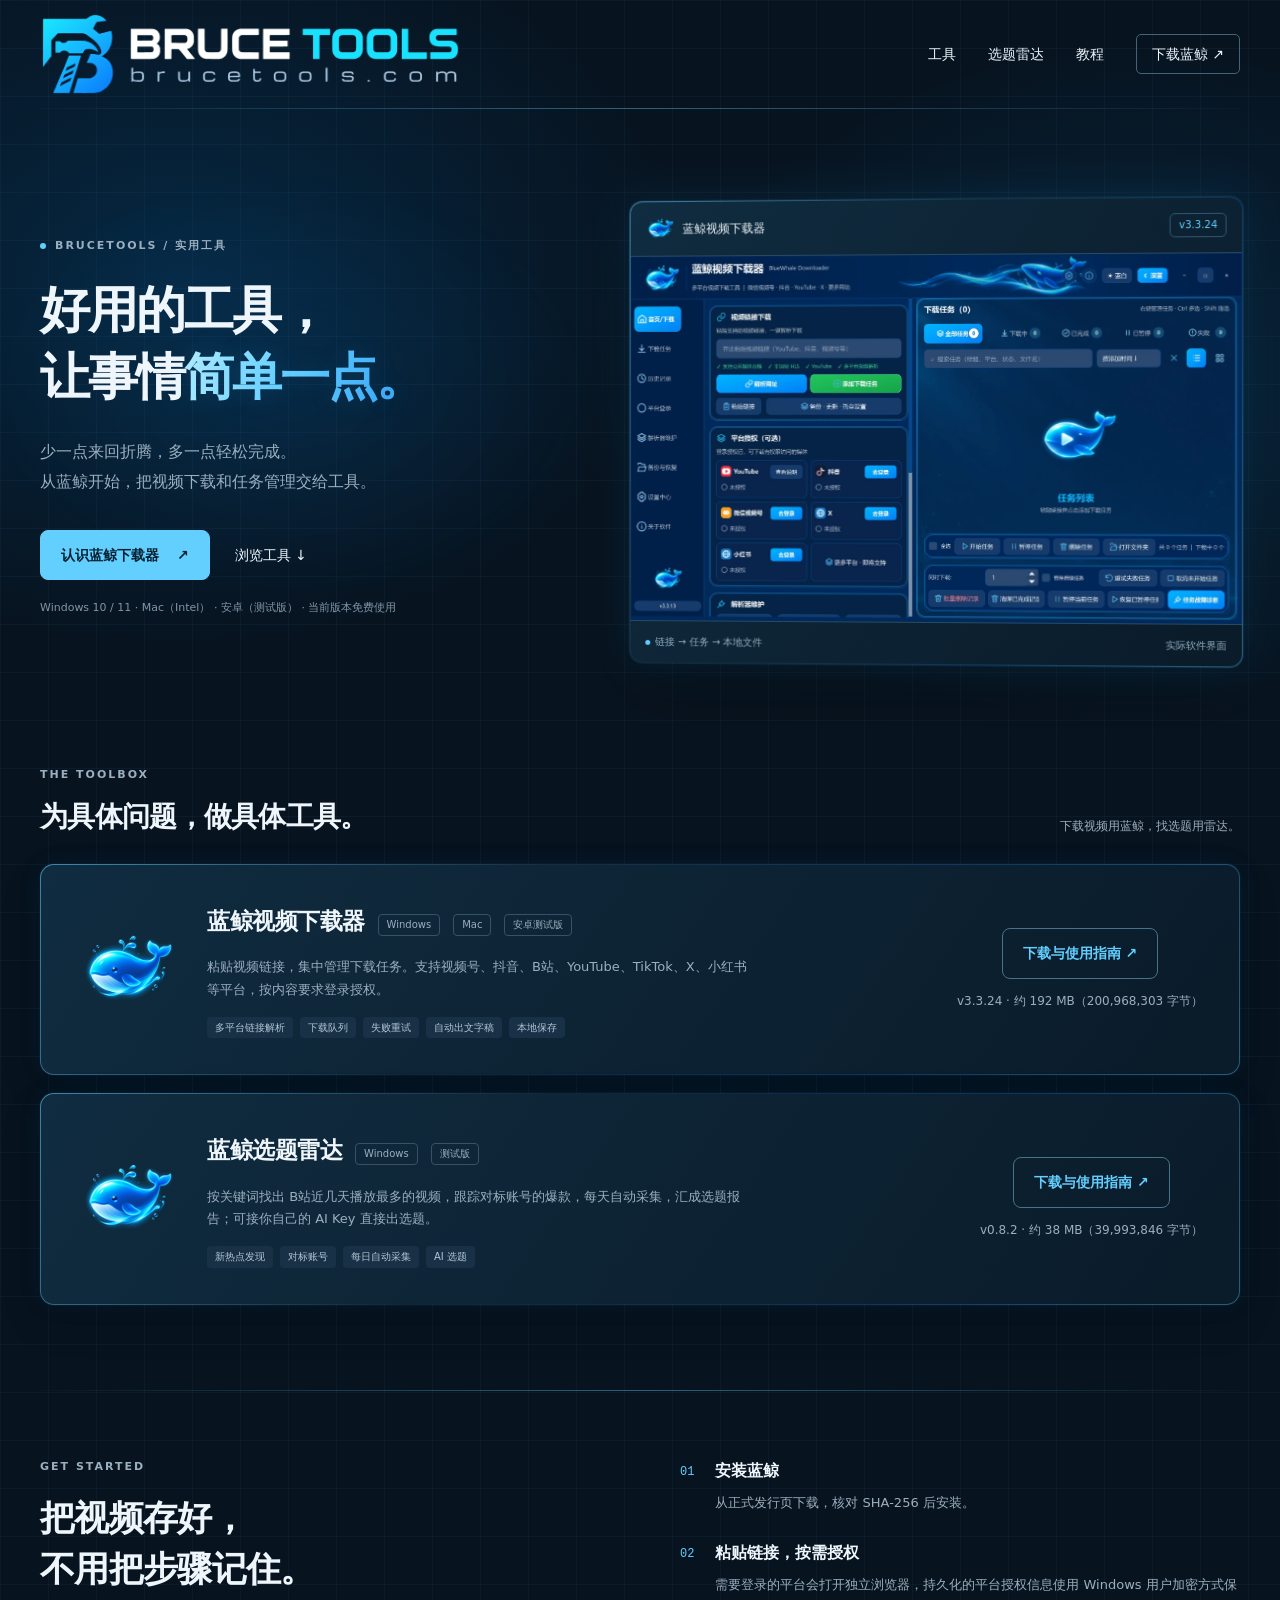
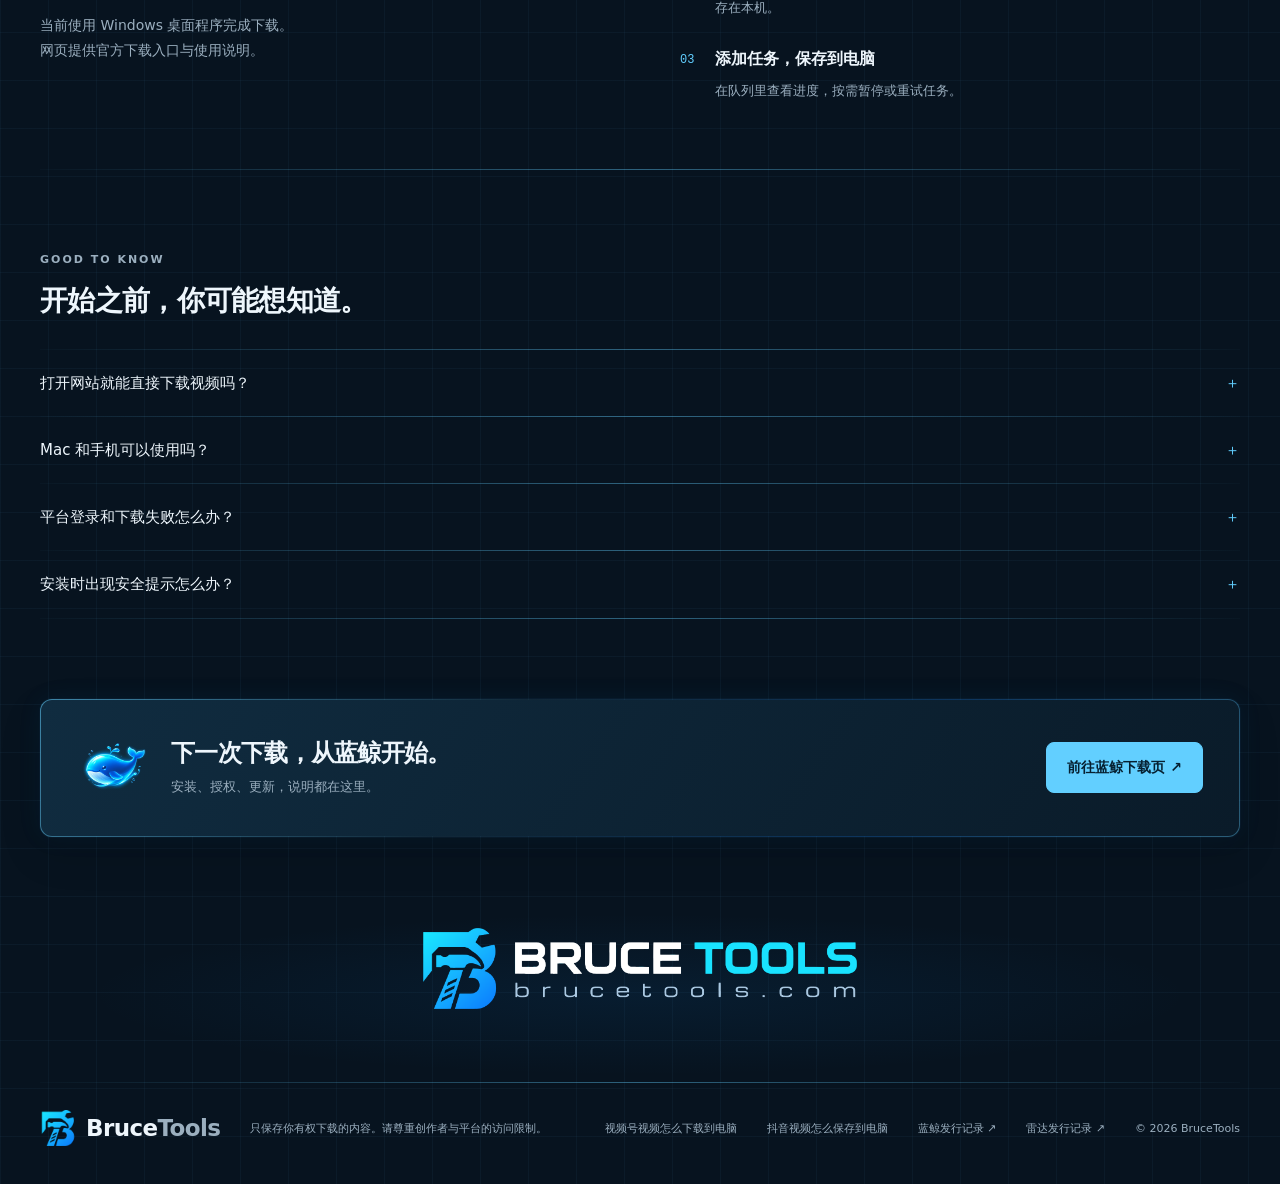
<file: index.html>
<!doctype html>
<html lang="zh-CN"><head><meta charset="utf-8"><meta name="viewport" content="width=device-width,initial-scale=1"><title>BruceTools · 蓝鲸视频下载器：视频号 抖音 B站 小红书 YouTube TikTok X 下载（Windows）</title><meta name="description" content="BruceTools 实用工具站：蓝鲸视频下载器，粘贴链接即可在 Windows 上管理视频号、抖音、B站、小红书、YouTube、TikTok、X 的下载任务，免费使用。另有蓝鲸选题雷达。"><link rel="canonical" href="https://brucetools.com/"><link rel="icon" type="image/x-icon" sizes="16x16 32x32 48x48" href="/assets/favicon.ico"><link rel="icon" type="image/png" sizes="32x32" href="/assets/favicon-32.png"><link rel="apple-touch-icon" sizes="180x180" href="/assets/apple-touch-icon.png"><link rel="stylesheet" href="/assets/home.css"><meta property="og:type" content="website"><meta property="og:site_name" content="BruceTools"><meta property="og:locale" content="zh_CN"><meta property="og:url" content="https://brucetools.com/"><meta property="og:title" content="BruceTools · 蓝鲸视频下载器"><meta property="og:description" content="粘贴链接，在 Windows 电脑上管理视频号、抖音、B站、小红书、YouTube、TikTok、X 的下载任务。免费使用，官方下载与使用指南。"><meta property="og:image" content="https://brucetools.com/assets/og-card.jpg"><meta property="og:image:width" content="1200"><meta property="og:image:height" content="630"><meta name="twitter:card" content="summary_large_image"><link rel="stylesheet" href="/assets/brand.css"><script src="/assets/motion.js" defer></script><script src="/assets/la.js" defer></script><script src="/assets/latest.js" defer></script></head>
<body><a class="skip" href="#main">跳到主要内容</a><header class="nav wrap"><a class="wordmark brand-header" href="/" aria-label="BruceTools 首页"><img src="/assets/logo-header.webp" alt="BruceTools · brucetools.com" width="337" height="84"></a><nav aria-label="主导航"><a href="#tools">工具</a><a href="/radar/">选题雷达</a><a href="/guide/">教程</a><a class="nav-download" href="/bluewhale/">下载蓝鲸 <span aria-hidden="true">↗</span></a></nav></header>
<main id="main"><section class="hero wrap"><div class="hero-copy"><p class="eyebrow"><span class="dot"></span> BRUCETOOLS / 实用工具</p><h1>好用的工具，<br>让事情<span class="accent">简单一点。</span></h1><p class="intro">少一点来回折腾，多一点轻松完成。<br>从蓝鲸开始，把视频下载和任务管理交给工具。</p><div class="actions"><a class="button" href="/bluewhale/">认识蓝鲸下载器 <span aria-hidden="true">↗</span></a><a class="text-link" href="#tools">浏览工具 <span aria-hidden="true">↓</span></a></div><p class="hero-note">Windows 10 / 11 · Mac（Intel） · 安卓（测试版） · 当前版本免费使用</p></div><div class="hero-visual"><div class="visual-top"><span class="mini-brand"><img src="/assets/whale.png" alt="" width="30" height="30">蓝鲸视频下载器</span><span class="version" data-latest="bluewhale" data-field="tag">v3.3.24</span></div><img class="app-shot" fetchpriority="high" src="/assets/bluewhale-desktop.webp" alt="蓝鲸 Windows 实际界面：链接解析、下载队列及五个平台授权" width="1600" height="959"><div class="visual-bottom"><span><i class="dot"></i>链接 → 任务 → 本地文件</span><span>实际软件界面</span></div></div></section>
<section class="tools wrap" id="tools"><div class="section-head"><div><p class="eyebrow">THE TOOLBOX</p><h2>为具体问题，做具体工具。</h2></div><span class="small">下载视频用蓝鲸，找选题用雷达。</span></div><article class="product"><div class="product-icon"><img src="/assets/whale.png" alt="蓝鲸标志" width="112" height="112"></div><div class="product-copy"><div class="product-heading"><h3>蓝鲸视频下载器</h3><span class="pill">Windows</span><span class="pill">Mac</span><span class="pill">安卓测试版</span></div><p>粘贴视频链接，集中管理下载任务。支持视频号、抖音、B站、YouTube、TikTok、X、小红书等平台，按内容要求登录授权。</p><ul class="tags" aria-label="主要功能"><li>多平台链接解析</li><li>下载队列</li><li>失败重试</li><li>自动出文字稿</li><li>本地保存</li></ul></div><div class="product-cta"><a class="button secondary" href="/bluewhale/">下载与使用指南 ↗</a><span class="small" data-latest="bluewhale" data-field="meta">v3.3.24 · 约 192 MB（200,968,303 字节）</span></div></article><article class="product"><div class="product-icon"><img src="/assets/radar-icon.png" alt="蓝鲸选题雷达标志" width="112" height="112"></div><div class="product-copy"><div class="product-heading"><h3>蓝鲸选题雷达</h3><span class="pill">Windows</span><span class="pill">测试版</span></div><p>按关键词找出 B站近几天播放最多的视频，跟踪对标账号的爆款，每天自动采集，汇成选题报告；可接你自己的 AI Key 直接出选题。</p><ul class="tags" aria-label="主要功能"><li>新热点发现</li><li>对标账号</li><li>每日自动采集</li><li>AI 选题</li></ul></div><div class="product-cta"><a class="button secondary" href="/radar/">下载与使用指南 ↗</a><span class="small" data-latest="radar" data-field="meta">v0.8.2 · 约 38 MB（39,993,846 字节）</span></div></article></section>
<section class="workflow wrap" aria-labelledby="how-title"><div><p class="eyebrow">GET STARTED</p><h2 id="how-title">把视频存好，<br>不用把步骤记住。</h2><p class="muted">当前使用 Windows 桌面程序完成下载。<br>网页提供官方下载入口与使用说明。</p></div><ol class="steps"><li><span>01</span><div><h3>安装蓝鲸</h3><p>从正式发行页下载，核对 SHA-256 后安装。</p></div></li><li><span>02</span><div><h3>粘贴链接，按需授权</h3><p>需要登录的平台会打开独立浏览器，持久化的平台授权信息使用 Windows 用户加密方式保存在本机。</p></div></li><li><span>03</span><div><h3>添加任务，保存到电脑</h3><p>在队列里查看进度，按需暂停或重试任务。</p></div></li></ol></section>
<section class="faq wrap" id="faq"><div class="section-head"><div><p class="eyebrow">GOOD TO KNOW</p><h2>开始之前，你可能想知道。</h2></div></div><details><summary>打开网站就能直接下载视频吗？<span aria-hidden="true">＋</span></summary><p>目前还不能。现在提供蓝鲸 Windows 桌面版下载和教程；网页版下载后台尚未上线。网站不会要求你上传平台授权或登录文件。</p></details><details><summary>Mac 和手机可以使用吗？<span aria-hidden="true">＋</span></summary><p>Mac 可以：蓝鲸已有 Mac 版（macOS 13 及以上、Intel 芯片），在<a href="/bluewhale/#mac">下载页</a>获取。手机暂不支持。</p></details><details><summary>平台登录和下载失败怎么办？<span aria-hidden="true">＋</span></summary><p>在蓝鲸「平台授权」中按提示登录。若登录过期，请重新登录；先在浏览器确认原视频可以播放，再重试。不同平台和视频可能有访问限制。</p></details><details><summary>安装时出现安全提示怎么办？<span aria-hidden="true">＋</span></summary><p>当前安装包未做代码签名。如果安全软件拦截，请自行判断是否继续；蓝鲸下载页提供 SHA-256 校验值与 PowerShell 核对方法。</p></details></section>
<section class="closing wrap"><img src="/assets/whale.png" width="72" height="72" alt=""><div><h2>下一次下载，从蓝鲸开始。</h2><p>安装、授权、更新，说明都在这里。</p></div><a class="button" href="/bluewhale/">前往蓝鲸下载页 ↗</a></section><section class="brand-signoff wrap" aria-label="BruceTools 品牌"><img src="/assets/logo-tools-lockup.webp" alt="BruceTools 工具站品牌标识" width="720" height="564" loading="lazy"></section></main>
<footer class="wrap"><a class="wordmark footer-brand" href="/" aria-label="BruceTools 首页"><span class="mark"><img src="/assets/logo-mark.png" alt="BruceTools BT 标志" width="36" height="36"></span>Bruce<span class="soft">Tools</span></a><p>只保存你有权下载的内容。请尊重创作者与平台的访问限制。</p><a href="/guide/shipinhao/">视频号视频怎么下载到电脑</a><a href="/guide/douyin/">抖音视频怎么保存到电脑</a><a href="https://github.com/chichangbang1-arch/bluewhale-downloader/releases" rel="noreferrer">蓝鲸发行记录 ↗</a><a href="https://github.com/chichangbang1-arch/bluewhale-radar/releases" rel="noreferrer">雷达发行记录 ↗</a><span>© 2026 BruceTools</span></footer></body></html>
</file>
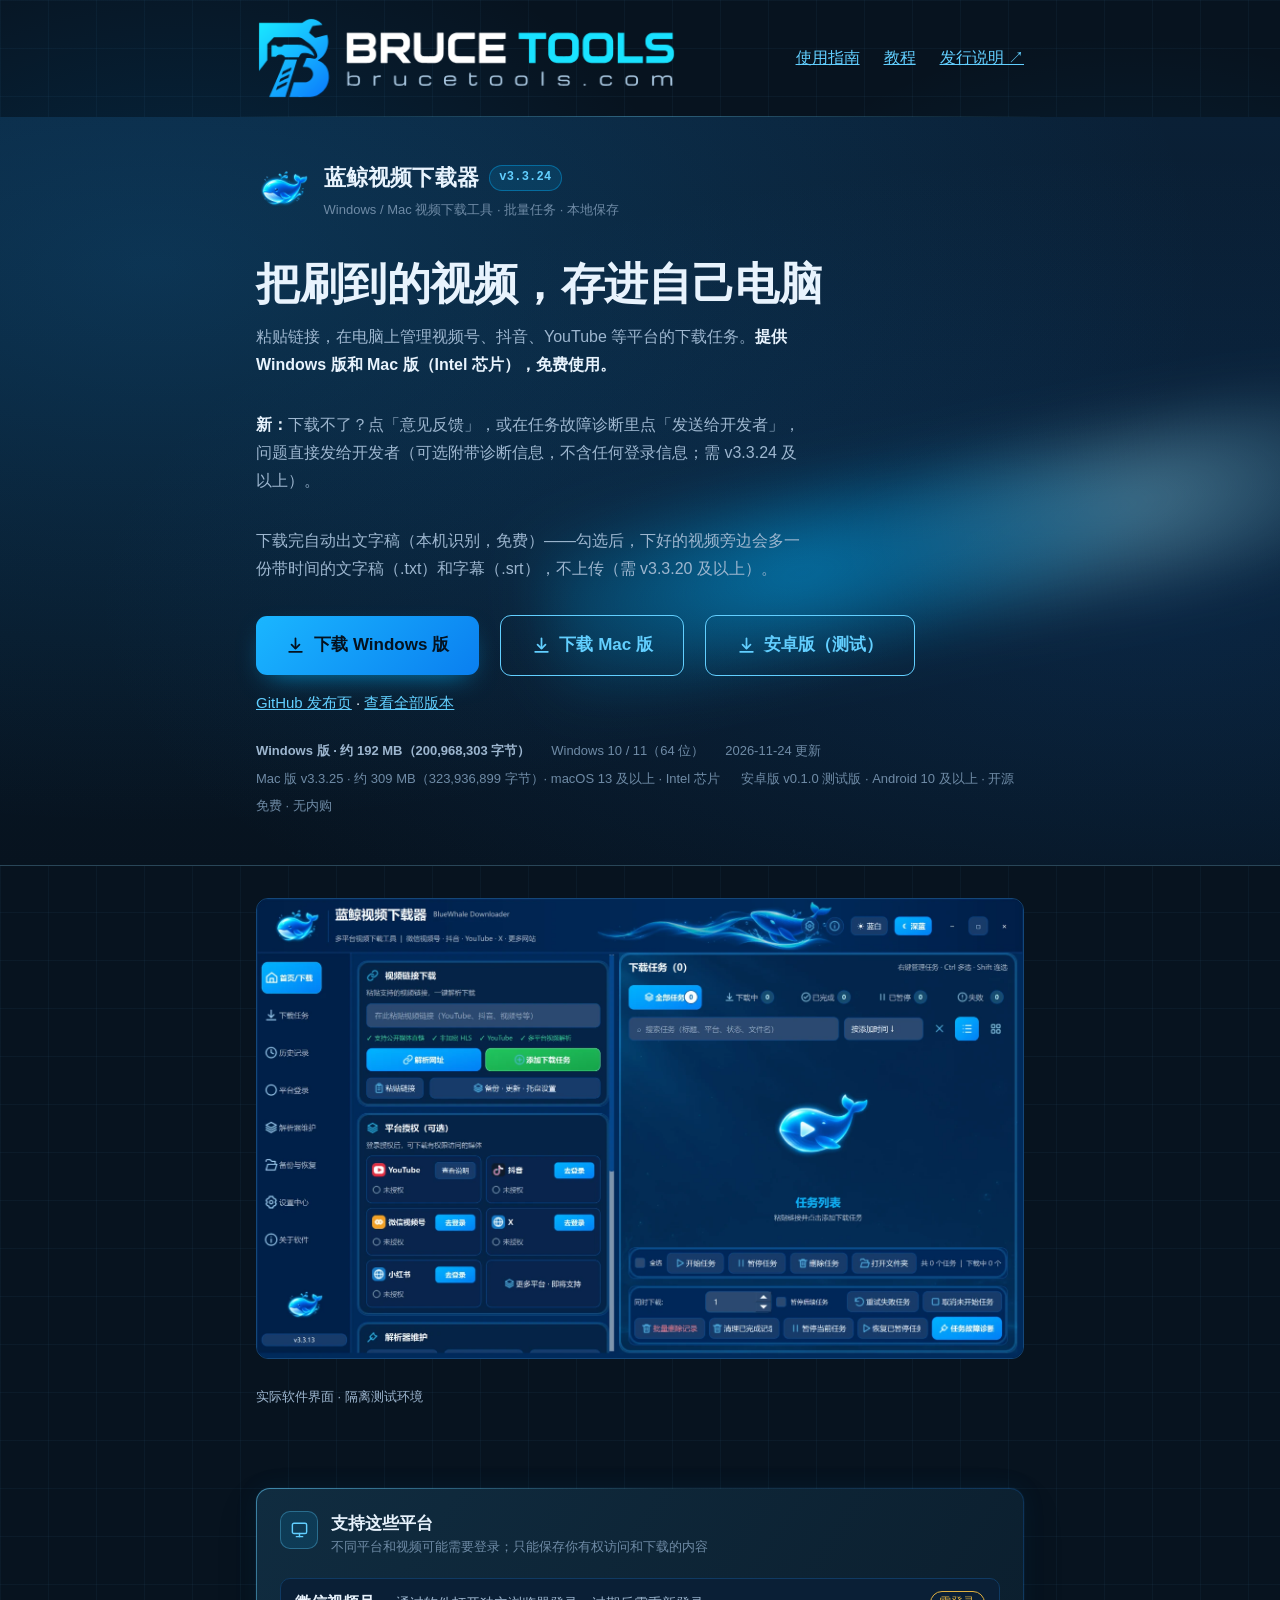
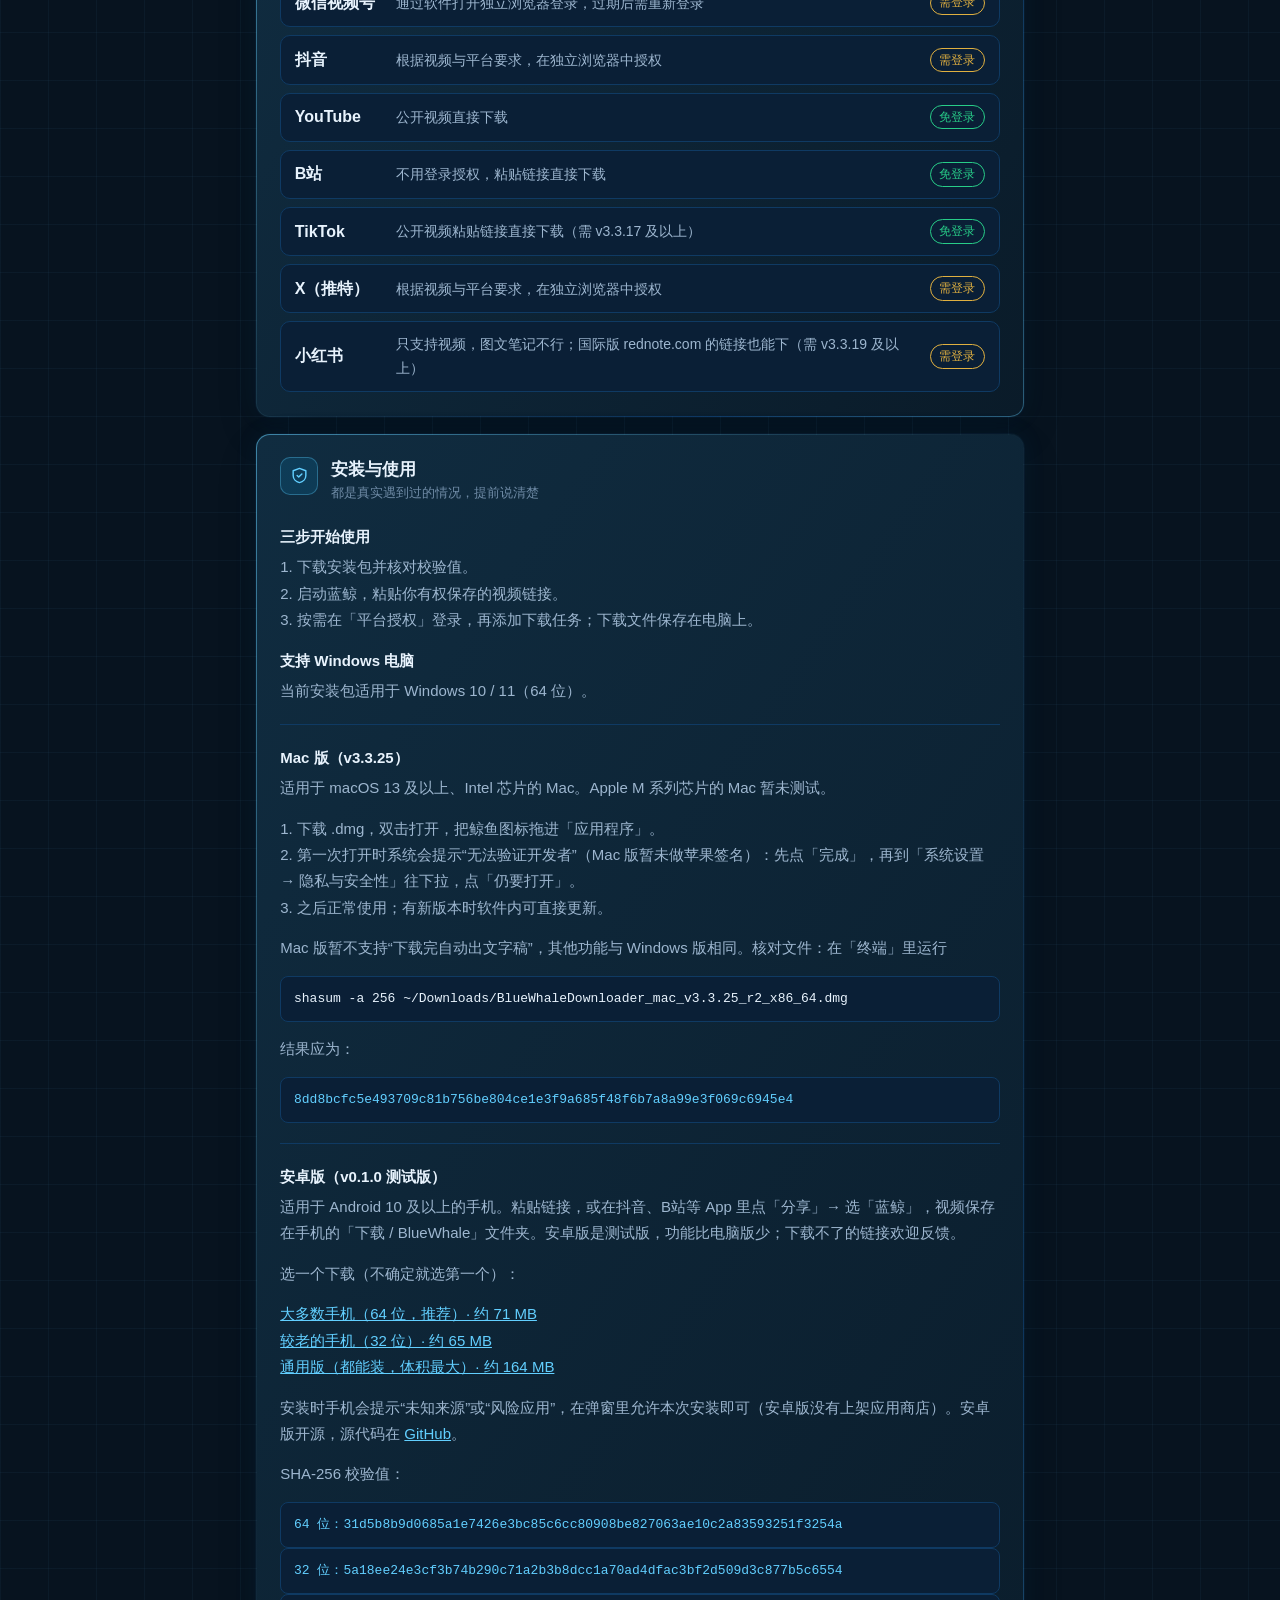
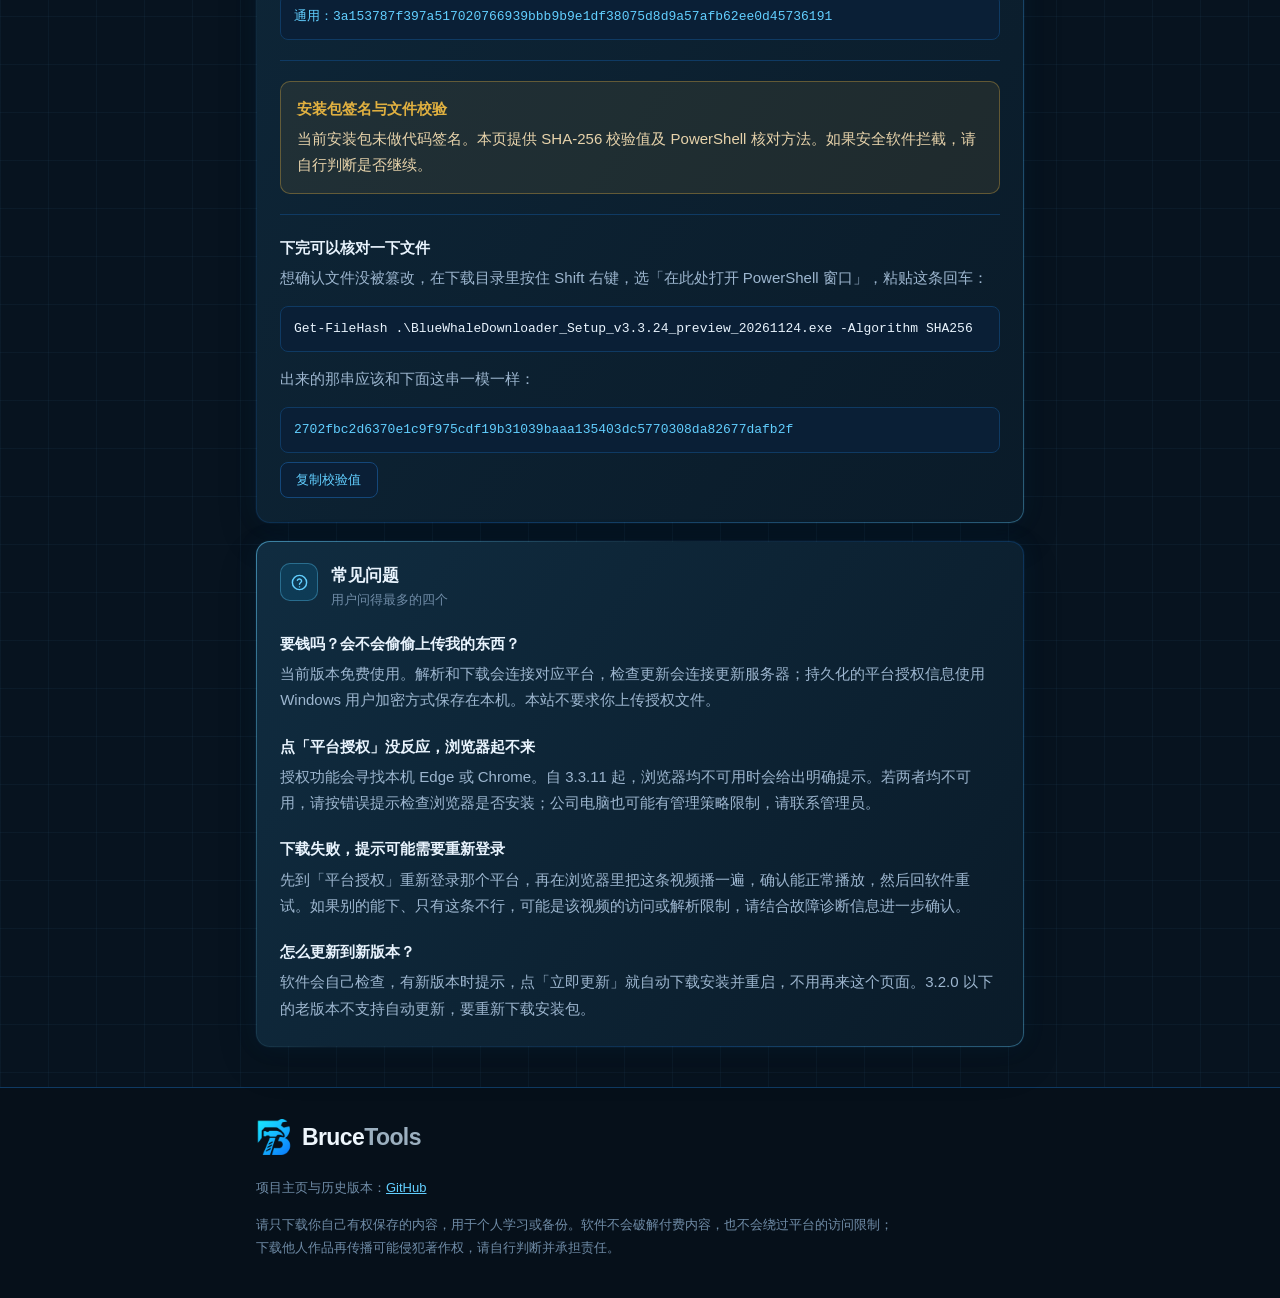
<file: bluewhale/index.html>
<!doctype html>
<html lang="zh-CN"><head><meta charset="utf-8"><meta name="viewport" content="width=device-width,initial-scale=1"><meta name="description" content="蓝鲸视频下载器：粘贴链接，把你有权保存的视频号、抖音、B站、YouTube、TikTok、X、小红书视频下载到电脑。Windows 10 / 11 与 Mac 免费使用，附 SHA-256 校验与平台授权指南。"><link rel="icon" type="image/x-icon" sizes="16x16 32x32 48x48" href="/assets/favicon.ico"><link rel="icon" type="image/png" sizes="32x32" href="/assets/favicon-32.png"><link rel="apple-touch-icon" sizes="180x180" href="/assets/apple-touch-icon.png"><link rel="canonical" href="https://brucetools.com/bluewhale/"><title>蓝鲸视频下载器 Windows / Mac 版下载 · 视频号 抖音 B站 小红书 YouTube TikTok X · BruceTools</title><style>
/* Layout: the app's own deep-sea shell — dark ground, cyan ribbon, bordered panels. */
:root {
  --ground: #061625;
  --ground-2: #04101c;
  --panel: #0d2740;
  --panel-2: #0a1f36;
  --line: #14477a;
  --line-soft: #0f3a63;
  --ink: #e8f3fd;
  --ink-soft: #9db6cf;
  --ink-faint: #6f8ba6;
  --cyan: #00b4fe;
  --cyan-deep: #0a7ff0;
  --green: #28cc88;
  --amber: #e0b040;
  --mono: ui-monospace, SFMono-Regular, "SF Mono", Menlo, Consolas, "Liberation Mono", monospace;
  --han: -apple-system, BlinkMacSystemFont, "Segoe UI", "PingFang SC", "Hiragino Sans GB",
         "Microsoft YaHei", "Source Han Sans SC", "Noto Sans CJK SC", sans-serif;
  color-scheme: dark;
}

* { box-sizing: border-box; }
body {
  margin: 0;
  background: var(--ground);
  color: var(--ink);
  font-family: var(--han);
  font-size: 16px;
  line-height: 1.75;
  -webkit-font-smoothing: antialiased;
}
.wrap {
  max-width: 50rem;
  margin: 0 auto;
  padding-left: max(16px, env(safe-area-inset-left, 0px));
  padding-right: max(16px, env(safe-area-inset-right, 0px));
}
a { color: var(--cyan); }

/* ---- hero with the app's light ribbon ---- */
.hero {
  position: relative;
  overflow: hidden;
  background:
    radial-gradient(120% 90% at 88% -20%, rgba(0,180,254,.30), transparent 62%),
    radial-gradient(70% 60% at 98% 10%, rgba(120,220,255,.16), transparent 70%),
    linear-gradient(180deg, #0a2036, var(--ground));
  border-bottom: 1px solid var(--line-soft);
}
.hero::after {
  content: "";
  position: absolute; inset: auto -10% 32% 42%;
  height: 170px;
  background:
    radial-gradient(60% 100% at 30% 50%, rgba(0,180,254,.55), transparent 70%),
    radial-gradient(45% 100% at 70% 46%, rgba(150,230,255,.40), transparent 72%);
  filter: blur(26px);
  transform: rotate(-11deg);
  pointer-events: none;
}
.hero .wrap { position: relative; z-index: 1; padding-block: 2.6rem 2.9rem; }

.brand { display: flex; align-items: center; gap: .85rem; margin-bottom: 2.2rem; }
.brand svg { width: 54px; height: auto; flex: none; }
.brand img { width: 54px; height: 54px; flex: none; }
.brand-name { display: flex; align-items: center; gap: .6rem; flex-wrap: wrap; }
.brand-name b { font-size: 1.375rem; font-weight: 700; letter-spacing: .01em; }
.chip {
  font-family: var(--mono); font-size: .75rem; font-weight: 600;
  color: var(--cyan); background: rgba(0,180,254,.12);
  border: 1px solid rgba(0,180,254,.4); border-radius: 999px;
  padding: .08rem .6rem; letter-spacing: .02em;
}
.brand .sub { color: var(--ink-faint); font-size: .8125rem; margin-top: .1rem; }

h1 {
  font-size: clamp(1.9rem, 6.2vw, 2.75rem);
  line-height: 1.22; margin: 0 0 .8rem;
  letter-spacing: -.01em; text-wrap: balance;
}
.lede { color: var(--ink-soft); margin: 0 0 2rem; max-width: 34rem; }
.lede b { color: var(--ink); font-weight: 600; }

.get { display: flex; flex-wrap: wrap; align-items: center; gap: .9rem 1.3rem; }
.btn {
  display: inline-flex; align-items: center; gap: .55rem;
  background: linear-gradient(135deg, #1ab6ff, var(--cyan-deep));
  color: #04121f; font: inherit; font-weight: 700; font-size: 1.0625rem;
  text-decoration: none; padding: .9rem 1.9rem;
  border: 0; border-radius: 11px; cursor: pointer;
  box-shadow: 0 10px 28px -12px rgba(0,180,254,.75);
  transition: transform .15s ease, box-shadow .15s ease;
}
.btn:hover { transform: translateY(-1px); box-shadow: 0 14px 32px -12px rgba(0,180,254,.9); }
.btn:focus-visible { outline: 3px solid var(--cyan); outline-offset: 3px; }
.btn svg { width: 19px; height: 19px; flex: none; }
.get .alt { font-size: .9375rem; }
.btn-mac { background: transparent; color: var(--cyan); border: 1.5px solid var(--cyan); box-shadow: none; }
.btn-mac:hover { box-shadow: 0 10px 26px -14px rgba(0,180,254,.8); }

.meta {
  margin: 1.5rem 0 0; padding: 0; list-style: none;
  display: flex; flex-wrap: wrap; gap: .3rem 1.3rem;
  font-size: .8125rem; color: var(--ink-faint);
  font-variant-numeric: tabular-nums;
}
.meta b { color: var(--ink-soft); font-weight: 600; }

/* ---- panels, like the app's cards ---- */
main .wrap { padding-block: 2.5rem; display: grid; gap: 1.1rem; }
.panel {
  background: var(--panel);
  border: 1px solid var(--line-soft);
  border-radius: 14px;
  padding: 1.35rem 1.45rem 1.5rem;
}
.phead { display: flex; align-items: flex-start; gap: .8rem; margin-bottom: 1.2rem; }
.picon {
  width: 38px; height: 38px; flex: none;
  border-radius: 10px; display: grid; place-items: center;
  background: rgba(0,180,254,.12); border: 1px solid rgba(0,180,254,.3);
}
.picon svg { width: 19px; height: 19px; stroke: var(--cyan); fill: none;
  stroke-width: 1.8; stroke-linecap: round; stroke-linejoin: round; }
.phead h2 { font-size: 1.0625rem; font-weight: 650; margin: 0; line-height: 1.5; }
.phead p { font-size: .8125rem; color: var(--ink-faint); margin: 0; }

/* platform rows, as in 平台授权 */
.sites { margin: 0; padding: 0; list-style: none; display: grid; gap: .5rem; }
.sites li {
  display: flex; align-items: center; gap: .8rem; flex-wrap: wrap;
  background: var(--panel-2); border: 1px solid var(--line-soft);
  border-radius: 10px; padding: .6rem .85rem;
}
.sites .name { font-weight: 650; min-width: 5.5em; }
.sites .how { color: var(--ink-soft); font-size: .875rem; flex: 1; min-width: 0; }
.tag {
  font-size: .75rem; padding: .05rem .55rem; border-radius: 999px;
  border: 1px solid currentColor; white-space: nowrap;
}
.tag.free { color: var(--green); }
.tag.login { color: var(--amber); }

h3 { font-size: .9375rem; margin: 0 0 .25rem; font-weight: 650; }
p { margin: 0 0 .9rem; }
p:last-child { margin-bottom: 0; }
.panel > .block + .block { margin-top: 1.25rem; padding-top: 1.25rem; border-top: 1px solid var(--line-soft); }
.block p { color: var(--ink-soft); font-size: .9375rem; }

.caution {
  background: rgba(224,176,64,.09);
  border: 1px solid rgba(224,176,64,.35);
  border-radius: 10px; padding: .9rem 1rem;
}
.caution h3 { color: var(--amber); }
.caution p { color: #e7d3ab; }

.cmd, .hash code {
  font-family: var(--mono); font-size: .8125rem; line-height: 1.65;
  background: var(--panel-2); border: 1px solid var(--line-soft);
  border-radius: 8px; padding: .7rem .8rem; color: var(--ink);
}
.cmd { display: block; overflow-x: auto; white-space: pre; margin: 0 0 .9rem; }
.hash { display: grid; gap: .6rem; }
.hash code { display: block; word-break: break-all; color: var(--cyan); }
.copy {
  justify-self: start;
  background: var(--panel-2); border: 1px solid var(--line); color: var(--cyan);
  font: inherit; font-size: .8125rem; padding: .35rem .95rem;
  border-radius: 8px; cursor: pointer;
}
.copy:hover { border-color: var(--cyan); }
.copy:focus-visible { outline: 2px solid var(--cyan); outline-offset: 2px; }

.faq { margin: 0; padding: 0; list-style: none; display: grid; gap: 1.25rem; }
.faq p { color: var(--ink-soft); font-size: .9375rem; }

footer { background: var(--ground-2); border-top: 1px solid var(--line-soft); }
footer .wrap { padding-block: 1.8rem 2.4rem; }
footer p { font-size: .8125rem; color: var(--ink-faint); max-width: 40rem; }

@media (prefers-reduced-motion: reduce) { * { transition: none !important; } }
main .wrap{grid-template-columns:minmax(0,1fr)}.panel,.phead>div{min-width:0}@media(max-width:540px){.panel{padding:1rem}.sites .how{flex-basis:100%;order:3}}
</style><link rel="stylesheet" href="/assets/brand.css"><script src="/assets/motion.js" defer></script><script src="/assets/la.js" defer></script><meta property="og:type" content="website"><meta property="og:site_name" content="BruceTools"><meta property="og:locale" content="zh_CN"><meta property="og:url" content="https://brucetools.com/bluewhale/"><meta property="og:title" content="蓝鲸视频下载器 · Windows 版下载"><meta property="og:description" content="粘贴链接，在电脑上管理视频号、抖音、B站、YouTube、TikTok、X、小红书的下载任务。免费使用，官方下载与校验。"><meta property="og:image" content="https://brucetools.com/assets/og-card.jpg"><meta property="og:image:width" content="1200"><meta property="og:image:height" content="630"><meta name="twitter:card" content="summary_large_image"><script type="application/ld+json">{"@context": "https://schema.org", "@type": "SoftwareApplication", "name": "蓝鲸视频下载器", "applicationCategory": "UtilitiesApplication", "operatingSystem": "Windows 10, Windows 11, macOS 13+", "inLanguage": "zh-CN", "description": "蓝鲸视频下载器：粘贴链接，把你有权保存的视频号、抖音、B站、YouTube、TikTok、X、小红书视频下载到电脑。Windows 10 / 11 与 Mac 免费使用，附 SHA-256 校验与平台授权指南。", "url": "https://brucetools.com/bluewhale/", "image": "https://brucetools.com/assets/whale.png", "offers": {"@type": "Offer", "price": "0", "priceCurrency": "CNY"}}</script></head><body class="download-page"><a class="skip" href="#main">跳到主要内容</a>

<nav class="wrap" aria-label="主导航" style="padding-block:1rem;display:flex;flex-wrap:wrap;gap:1.5rem"><a class="wordmark brand-header" href="/" aria-label="BruceTools 首页"><img src="/assets/logo-header.webp" alt="BruceTools · brucetools.com" width="337" height="84"></a><a href="#guide">使用指南</a><a href="/guide/">教程</a><a href="https://github.com/chichangbang1-arch/bluewhale-downloader/releases/tag/v3.3.24">发行说明 ↗</a></nav><header class="hero">
  <div class="wrap">
    <div class="brand">
      <img src="/assets/whale.png" alt="蓝鲸视频下载器图标" width="54" height="54">
      <div>
        <div class="brand-name"><b>蓝鲸视频下载器</b><span class="chip">v3.3.24</span></div>
        <div class="sub">Windows / Mac 视频下载工具 · 批量任务 · 本地保存</div>
      </div>
    </div>

    <h1>把刷到的视频，存进自己电脑</h1>
    <p class="lede">粘贴链接，在电脑上管理视频号、抖音、YouTube 等平台的下载任务。<b>提供 Windows 版和 Mac 版（Intel 芯片），免费使用。</b></p>
    <p class="lede"><b>新：</b>下载不了？点「意见反馈」，或在任务故障诊断里点「发送给开发者」，问题直接发给开发者（可选附带诊断信息，不含任何登录信息；需 v3.3.24 及以上）。</p>
    <p class="lede">下载完自动出文字稿（本机识别，免费）——勾选后，下好的视频旁边会多一份带时间的文字稿（.txt）和字幕（.srt），不上传（需 v3.3.20 及以上）。</p>

    <div class="get">
      <a class="btn" href="https://download.brucetools.com/BlueWhaleDownloader_Setup_v3.3.24_preview_20261124.exe">
        <svg viewBox="0 0 24 24" fill="none" stroke="currentColor" stroke-width="2.2" stroke-linecap="round" stroke-linejoin="round" aria-hidden="true">
          <path d="M12 3v12"/><path d="m7 11 5 5 5-5"/><path d="M4 20h16"/>
        </svg>
        下载 Windows 版
      </a>
      <a class="btn btn-mac" href="https://download.brucetools.com/BlueWhaleDownloader_mac_v3.3.25_r2_x86_64.dmg">
        <svg viewBox="0 0 24 24" fill="none" stroke="currentColor" stroke-width="2.2" stroke-linecap="round" stroke-linejoin="round" aria-hidden="true">
          <path d="M12 3v12"/><path d="m7 11 5 5 5-5"/><path d="M4 20h16"/>
        </svg>
        下载 Mac 版
      </a>
      <a class="btn btn-mac" href="#android">
        <svg viewBox="0 0 24 24" fill="none" stroke="currentColor" stroke-width="2.2" stroke-linecap="round" stroke-linejoin="round" aria-hidden="true">
          <path d="M12 3v12"/><path d="m7 11 5 5 5-5"/><path d="M4 20h16"/>
        </svg>
        安卓版（测试）
      </a>
      <span class="alt"><a href="https://github.com/chichangbang1-arch/bluewhale-downloader/releases/tag/v3.3.24">GitHub 发布页</a> · <a href="https://github.com/chichangbang1-arch/bluewhale-downloader/releases">查看全部版本</a></span>
    </div>

    <ul class="meta">
      <li><b>Windows 版 · 约 192 MB（200,968,303 字节）</b></li>
      <li>Windows 10 / 11（64 位）</li>
      <li>2026-11-24 更新</li>
      <li>Mac 版 v3.3.25 · 约 309 MB（323,936,899 字节）· macOS 13 及以上 · Intel 芯片</li>
      <li>安卓版 v0.1.0 测试版 · Android 10 及以上 · 开源</li>
      <li>免费 · 无内购</li>
    </ul>
  </div>
</header>

<main id="main"><div class="wrap" style="padding-top:2rem"><img src="/assets/bluewhale-desktop.webp" alt="蓝鲸3.3.13真实Windows界面：下载任务与平台授权卡片" width="1600" height="959" style="display:block;width:100%;height:auto;border:1px solid #14477a;border-radius:12px"><p style="color:#9db6cf;font-size:.8rem;margin-top:.6rem">实际软件界面 · 隔离测试环境</p></div>
  <div class="wrap">

    <section class="panel">
      <div class="phead">
        <span class="picon"><svg viewBox="0 0 24 24" aria-hidden="true"><rect x="3" y="4" width="18" height="13" rx="2"/><path d="M8 21h8"/><path d="M12 17v4"/></svg></span>
        <div>
          <h2>支持这些平台</h2>
          <p>不同平台和视频可能需要登录；只能保存你有权访问和下载的内容</p>
        </div>
      </div>
      <ul class="sites">
        <li><span class="name">微信视频号</span><span class="how">通过软件打开独立浏览器登录，过期后需重新登录</span><span class="tag login">需登录</span></li>
        <li><span class="name">抖音</span><span class="how">根据视频与平台要求，在独立浏览器中授权</span><span class="tag login">需登录</span></li>
        <li><span class="name">YouTube</span><span class="how">公开视频直接下载</span><span class="tag free">免登录</span></li>
        <li><span class="name">B站</span><span class="how">不用登录授权，粘贴链接直接下载</span><span class="tag free">免登录</span></li>
        <li><span class="name">TikTok</span><span class="how">公开视频粘贴链接直接下载（需 v3.3.17 及以上）</span><span class="tag free">免登录</span></li>
        <li><span class="name">X（推特）</span><span class="how">根据视频与平台要求，在独立浏览器中授权</span><span class="tag login">需登录</span></li>
        <li><span class="name">小红书</span><span class="how">只支持视频，图文笔记不行；国际版 rednote.com 的链接也能下（需 v3.3.19 及以上）</span><span class="tag login">需登录</span></li>
      </ul>
    </section>

    <section class="panel">
      <div class="phead">
        <span class="picon"><svg viewBox="0 0 24 24" aria-hidden="true"><path d="M12 3 4 6v6c0 4.4 3.4 8.1 8 9 4.6-.9 8-4.6 8-9V6l-8-3Z"/><path d="m9 12 2 2 4-4"/></svg></span>
        <div>
          <h2 id="guide">安装与使用</h2>
          <p>都是真实遇到过的情况，提前说清楚</p>
        </div>
      </div>

      <div class="block">
        <h3>三步开始使用</h3><p>1. 下载安装包并核对校验值。<br>2. 启动蓝鲸，粘贴你有权保存的视频链接。<br>3. 按需在「平台授权」登录，再添加下载任务；下载文件保存在电脑上。</p><h3>支持 Windows 电脑</h3>
        <p>当前安装包适用于 Windows 10 / 11（64 位）。</p>
      </div>

      <div class="block" id="mac">
        <h3>Mac 版（v3.3.25）</h3>
        <p>适用于 macOS 13 及以上、Intel 芯片的 Mac。Apple M 系列芯片的 Mac 暂未测试。</p>
        <p>1. 下载 .dmg，双击打开，把鲸鱼图标拖进「应用程序」。<br>2. 第一次打开时系统会提示“无法验证开发者”（Mac 版暂未做苹果签名）：先点「完成」，再到「系统设置 → 隐私与安全性」往下拉，点「仍要打开」。<br>3. 之后正常使用；有新版本时软件内可直接更新。</p>
        <p>Mac 版暂不支持“下载完自动出文字稿”，其他功能与 Windows 版相同。核对文件：在「终端」里运行</p>
        <code class="cmd">shasum -a 256 ~/Downloads/BlueWhaleDownloader_mac_v3.3.25_r2_x86_64.dmg</code>
        <p>结果应为：</p>
        <div class="hash"><code>8dd8bcfc5e493709c81b756be804ce1e3f9a685f48f6b7a8a99e3f069c6945e4</code></div>
      </div>

      <div class="block" id="android">
        <h3>安卓版（v0.1.0 测试版）</h3>
        <p>适用于 Android 10 及以上的手机。粘贴链接，或在抖音、B站等 App 里点「分享」→ 选「蓝鲸」，视频保存在手机的「下载 / BlueWhale」文件夹。安卓版是测试版，功能比电脑版少；下载不了的链接欢迎反馈。</p>
        <p>选一个下载（不确定就选第一个）：</p>
        <p>
          <a href="https://download.brucetools.com/BlueWhale_Android_v0.1.0_arm64-v8a.apk">大多数手机（64 位，推荐）· 约 71 MB</a><br>
          <a href="https://download.brucetools.com/BlueWhale_Android_v0.1.0_armeabi-v7a.apk">较老的手机（32 位）· 约 65 MB</a><br>
          <a href="https://download.brucetools.com/BlueWhale_Android_v0.1.0_universal.apk">通用版（都能装，体积最大）· 约 164 MB</a>
        </p>
        <p>安装时手机会提示“未知来源”或“风险应用”，在弹窗里允许本次安装即可（安卓版没有上架应用商店）。安卓版开源，源代码在 <a href="https://github.com/chichangbang1-arch/bluewhale-android">GitHub</a>。</p>
        <p>SHA-256 校验值：</p>
        <div class="hash"><code>64 位：31d5b8b9d0685a1e7426e3bc85c6cc80908be827063ae10c2a83593251f3254a</code></div>
        <div class="hash"><code>32 位：5a18ee24e3cf3b74b290c71a2b3b8dcc1a70ad4dfac3bf2d509d3c877b5c6554</code></div>
        <div class="hash"><code>通用：3a153787f397a517020766939bbb9b9e1df38075d8d9a57afb62ee0d45736191</code></div>
      </div>

      <div class="block">
        <div class="caution">
          <h3>安装包签名与文件校验</h3>
          <p>当前安装包未做代码签名。本页提供 SHA-256 校验值及 PowerShell 核对方法。如果安全软件拦截，请自行判断是否继续。</p>
        </div>
      </div>

      <div class="block">
        <h3>下完可以核对一下文件</h3>
        <p>想确认文件没被篡改，在下载目录里按住 Shift 右键，选「在此处打开 PowerShell 窗口」，粘贴这条回车：</p>
        <code class="cmd">Get-FileHash .\BlueWhaleDownloader_Setup_v3.3.24_preview_20261124.exe -Algorithm SHA256</code>
        <p>出来的那串应该和下面这串一模一样：</p>
        <div class="hash">
          <code id="sha">2702fbc2d6370e1c9f975cdf19b31039baaa135403dc5770308da82677dafb2f</code>
          <button class="copy" id="copy" type="button">复制校验值</button>
        </div>
      </div>
    </section>

    <section class="panel">
      <div class="phead">
        <span class="picon"><svg viewBox="0 0 24 24" aria-hidden="true"><circle cx="12" cy="12" r="9"/><path d="M9.3 9.3a2.8 2.8 0 0 1 5.4.9c0 1.9-2.7 2.3-2.7 4"/><path d="M12 17.5h.01"/></svg></span>
        <div>
          <h2>常见问题</h2>
          <p>用户问得最多的四个</p>
        </div>
      </div>
      <ul class="faq">
        <li>
          <h3>要钱吗？会不会偷偷上传我的东西？</h3>
          <p>当前版本免费使用。解析和下载会连接对应平台，检查更新会连接更新服务器；持久化的平台授权信息使用 Windows 用户加密方式保存在本机。本站不要求你上传授权文件。</p>
        </li>
        <li>
          <h3>点「平台授权」没反应，浏览器起不来</h3>
          <p>授权功能会寻找本机 Edge 或 Chrome。自 3.3.11 起，浏览器均不可用时会给出明确提示。若两者均不可用，请按错误提示检查浏览器是否安装；公司电脑也可能有管理策略限制，请联系管理员。</p>
        </li>
        <li>
          <h3>下载失败，提示可能需要重新登录</h3>
          <p>先到「平台授权」重新登录那个平台，再在浏览器里把这条视频播一遍，确认能正常播放，然后回软件重试。如果别的能下、只有这条不行，可能是该视频的访问或解析限制，请结合故障诊断信息进一步确认。</p>
        </li>
        <li>
          <h3>怎么更新到新版本？</h3>
          <p>软件会自己检查，有新版本时提示，点「立即更新」就自动下载安装并重启，不用再来这个页面。3.2.0 以下的老版本不支持自动更新，要重新下载安装包。</p>
        </li>
      </ul>
    </section>

  </div>
</main>

<footer>
  <div class="wrap">
    <a class="wordmark footer-brand" href="/" aria-label="BruceTools 首页"><span class="mark"><img src="/assets/logo-mark.png" alt="BruceTools BT 标志" width="36" height="36"></span>Bruce<span class="soft">Tools</span></a>
    <p>项目主页与历史版本：<a href="https://github.com/chichangbang1-arch/bluewhale-downloader/releases">GitHub</a></p>
    <p style="margin-top:.6rem">请只下载你自己有权保存的内容，用于个人学习或备份。软件不会破解付费内容，也不会绕过平台的访问限制；下载他人作品再传播可能侵犯著作权，请自行判断并承担责任。</p>
  </div>
</footer>

<script src="/assets/copy.js" defer></script>
</body></html>
</file>
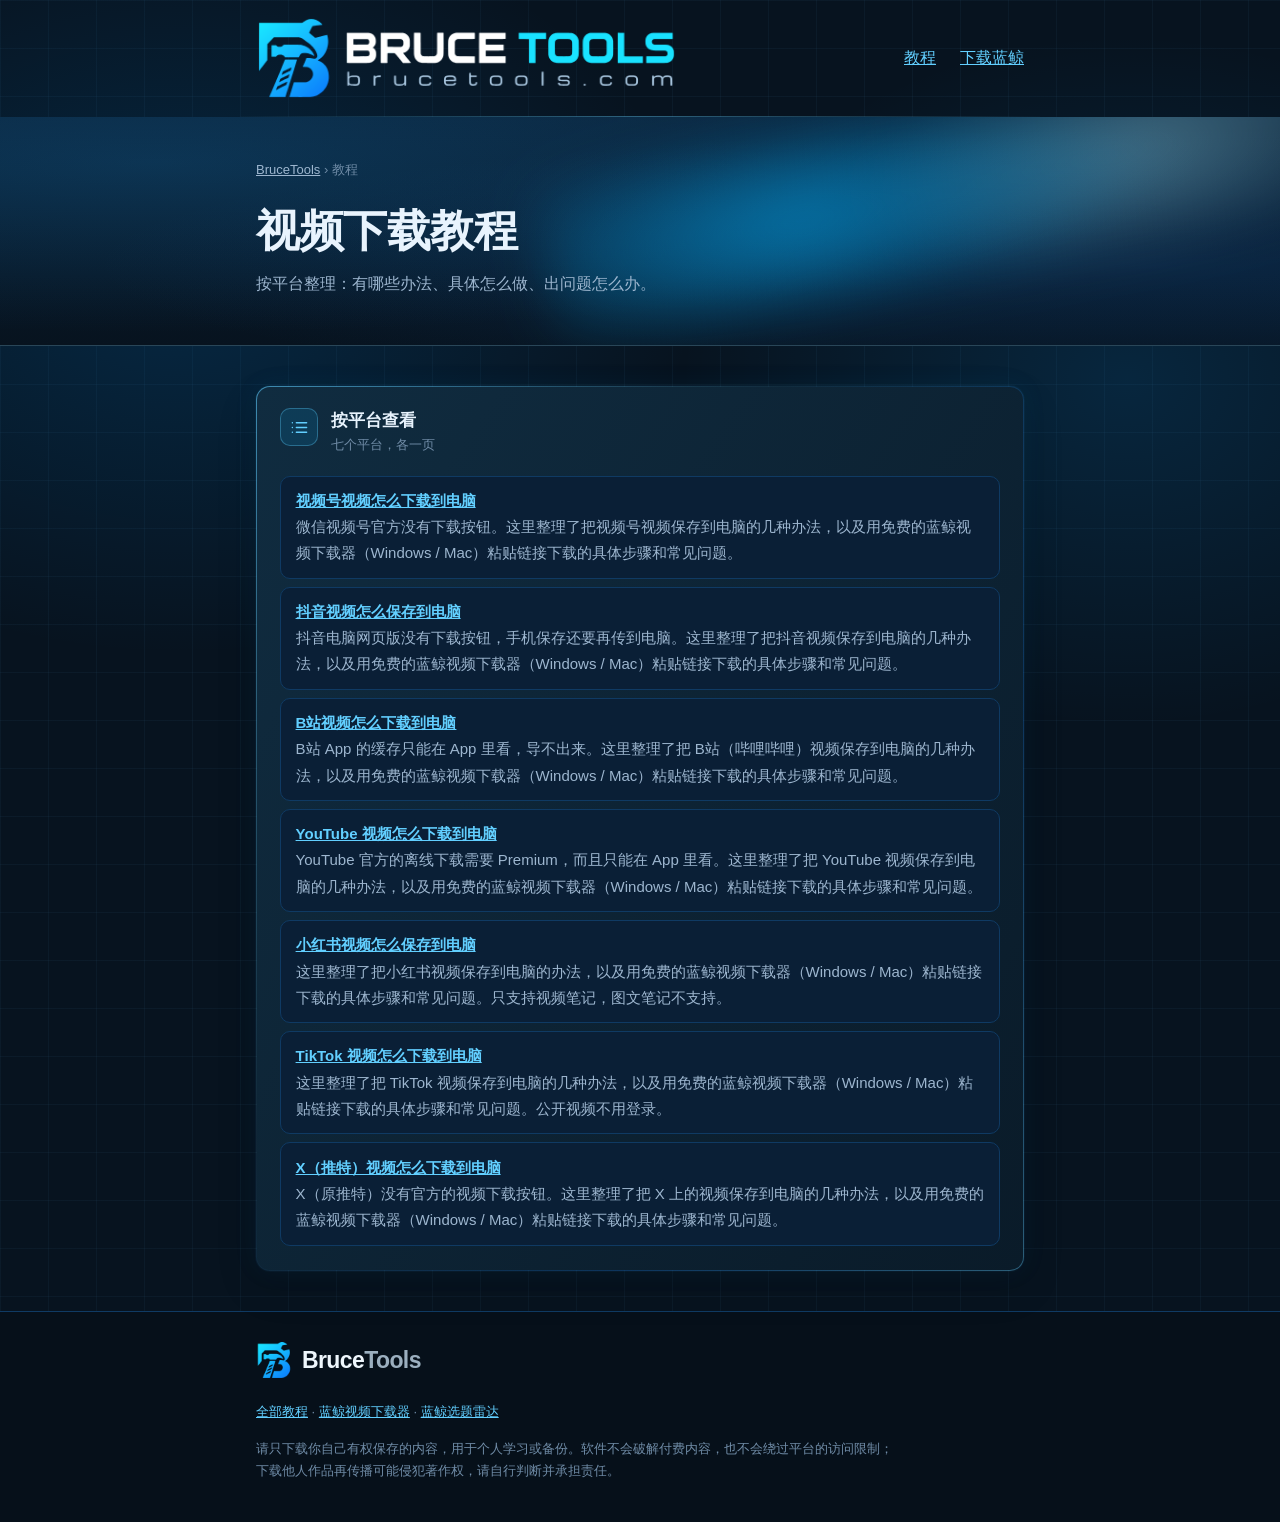
<file: guide/index.html>
<!doctype html>
<html lang="zh-CN"><head><meta charset="utf-8"><meta name="viewport" content="width=device-width,initial-scale=1"><title>视频下载教程：视频号、抖音、B站、YouTube、小红书视频怎么保存到电脑 · BruceTools</title><meta name="description" content="BruceTools 教程合集：视频号、抖音、B站、YouTube、小红书、TikTok、X 的视频怎么保存到电脑，按平台给出办法、步骤和常见问题。"><link rel="canonical" href="https://brucetools.com/guide/"><link rel="icon" type="image/x-icon" sizes="16x16 32x32 48x48" href="/assets/favicon.ico"><link rel="icon" type="image/png" sizes="32x32" href="/assets/favicon-32.png"><link rel="apple-touch-icon" sizes="180x180" href="/assets/apple-touch-icon.png"><link rel="stylesheet" href="/assets/guide.css"><link rel="stylesheet" href="/assets/brand.css"><script src="/assets/motion.js" defer></script><script src="/assets/la.js" defer></script><meta property="og:type" content="article"><meta property="og:site_name" content="BruceTools"><meta property="og:locale" content="zh_CN"><meta property="og:url" content="https://brucetools.com/guide/"><meta property="og:title" content="视频下载教程：视频号、抖音、B站、YouTube、小红书视频怎么保存到电脑"><meta property="og:description" content="BruceTools 教程合集：视频号、抖音、B站、YouTube、小红书、TikTok、X 的视频怎么保存到电脑，按平台给出办法、步骤和常见问题。"><meta property="og:image" content="https://brucetools.com/assets/og-card.jpg"><meta property="og:image:width" content="1200"><meta property="og:image:height" content="630"><meta name="twitter:card" content="summary_large_image"><script type="application/ld+json">{"@context": "https://schema.org", "@type": "CollectionPage", "name": "视频下载教程：视频号、抖音、B站、YouTube、小红书视频怎么保存到电脑", "inLanguage": "zh-CN", "description": "BruceTools 教程合集：视频号、抖音、B站、YouTube、小红书、TikTok、X 的视频怎么保存到电脑，按平台给出办法、步骤和常见问题。", "url": "https://brucetools.com/guide/"}</script></head><body class="download-page"><a class="skip" href="#main">跳到主要内容</a>

<nav class="wrap" aria-label="主导航" style="padding-block:1rem;display:flex;flex-wrap:wrap;gap:1.5rem"><a class="wordmark brand-header" href="/" aria-label="BruceTools 首页"><img src="/assets/logo-header.webp" alt="BruceTools · brucetools.com" width="337" height="84"></a><a href="/guide/">教程</a><a href="/bluewhale/">下载蓝鲸</a></nav><header class="hero">
  <div class="wrap">
    <p class="crumb"><a href="/">BruceTools</a> › 教程</p>
    <h1>视频下载教程</h1>
    <p class="lede">按平台整理：有哪些办法、具体怎么做、出问题怎么办。</p>
  </div>
</header>

<main id="main">
  <div class="wrap">

    <section class="panel">
      <div class="phead">
        <span class="picon"><svg viewBox="0 0 24 24" aria-hidden="true"><path d="M8 6h13"/><path d="M8 12h13"/><path d="M8 18h13"/><path d="M3 6h.01"/><path d="M3 12h.01"/><path d="M3 18h.01"/></svg></span>
        <div>
          <h2>按平台查看</h2>
          <p>七个平台，各一页</p>
        </div>
      </div>
      <ul class="ways">
        <li><b><a href="/guide/shipinhao/">视频号视频怎么下载到电脑</a></b><br>微信视频号官方没有下载按钮。这里整理了把视频号视频保存到电脑的几种办法，以及用免费的蓝鲸视频下载器（Windows / Mac）粘贴链接下载的具体步骤和常见问题。</li>
        <li><b><a href="/guide/douyin/">抖音视频怎么保存到电脑</a></b><br>抖音电脑网页版没有下载按钮，手机保存还要再传到电脑。这里整理了把抖音视频保存到电脑的几种办法，以及用免费的蓝鲸视频下载器（Windows / Mac）粘贴链接下载的具体步骤和常见问题。</li>
        <li><b><a href="/guide/bilibili/">B站视频怎么下载到电脑</a></b><br>B站 App 的缓存只能在 App 里看，导不出来。这里整理了把 B站（哔哩哔哩）视频保存到电脑的几种办法，以及用免费的蓝鲸视频下载器（Windows / Mac）粘贴链接下载的具体步骤和常见问题。</li>
        <li><b><a href="/guide/youtube/">YouTube 视频怎么下载到电脑</a></b><br>YouTube 官方的离线下载需要 Premium，而且只能在 App 里看。这里整理了把 YouTube 视频保存到电脑的几种办法，以及用免费的蓝鲸视频下载器（Windows / Mac）粘贴链接下载的具体步骤和常见问题。</li>
        <li><b><a href="/guide/xiaohongshu/">小红书视频怎么保存到电脑</a></b><br>这里整理了把小红书视频保存到电脑的办法，以及用免费的蓝鲸视频下载器（Windows / Mac）粘贴链接下载的具体步骤和常见问题。只支持视频笔记，图文笔记不支持。</li>
        <li><b><a href="/guide/tiktok/">TikTok 视频怎么下载到电脑</a></b><br>这里整理了把 TikTok 视频保存到电脑的几种办法，以及用免费的蓝鲸视频下载器（Windows / Mac）粘贴链接下载的具体步骤和常见问题。公开视频不用登录。</li>
        <li><b><a href="/guide/x/">X（推特）视频怎么下载到电脑</a></b><br>X（原推特）没有官方的视频下载按钮。这里整理了把 X 上的视频保存到电脑的几种办法，以及用免费的蓝鲸视频下载器（Windows / Mac）粘贴链接下载的具体步骤和常见问题。</li>
      </ul>
    </section>

  </div>
</main>

<footer>
  <div class="wrap">
    <a class="wordmark footer-brand" href="/" aria-label="BruceTools 首页"><span class="mark"><img src="/assets/logo-mark.png" alt="BruceTools BT 标志" width="36" height="36"></span>Bruce<span class="soft">Tools</span></a>
    <p><a href="/guide/">全部教程</a> · <a href="/bluewhale/">蓝鲸视频下载器</a> · <a href="/radar/">蓝鲸选题雷达</a></p>
    <p style="margin-top:.6rem">请只下载你自己有权保存的内容，用于个人学习或备份。软件不会破解付费内容，也不会绕过平台的访问限制；下载他人作品再传播可能侵犯著作权，请自行判断并承担责任。</p>
  </div>
</footer>
</body></html>
</file>
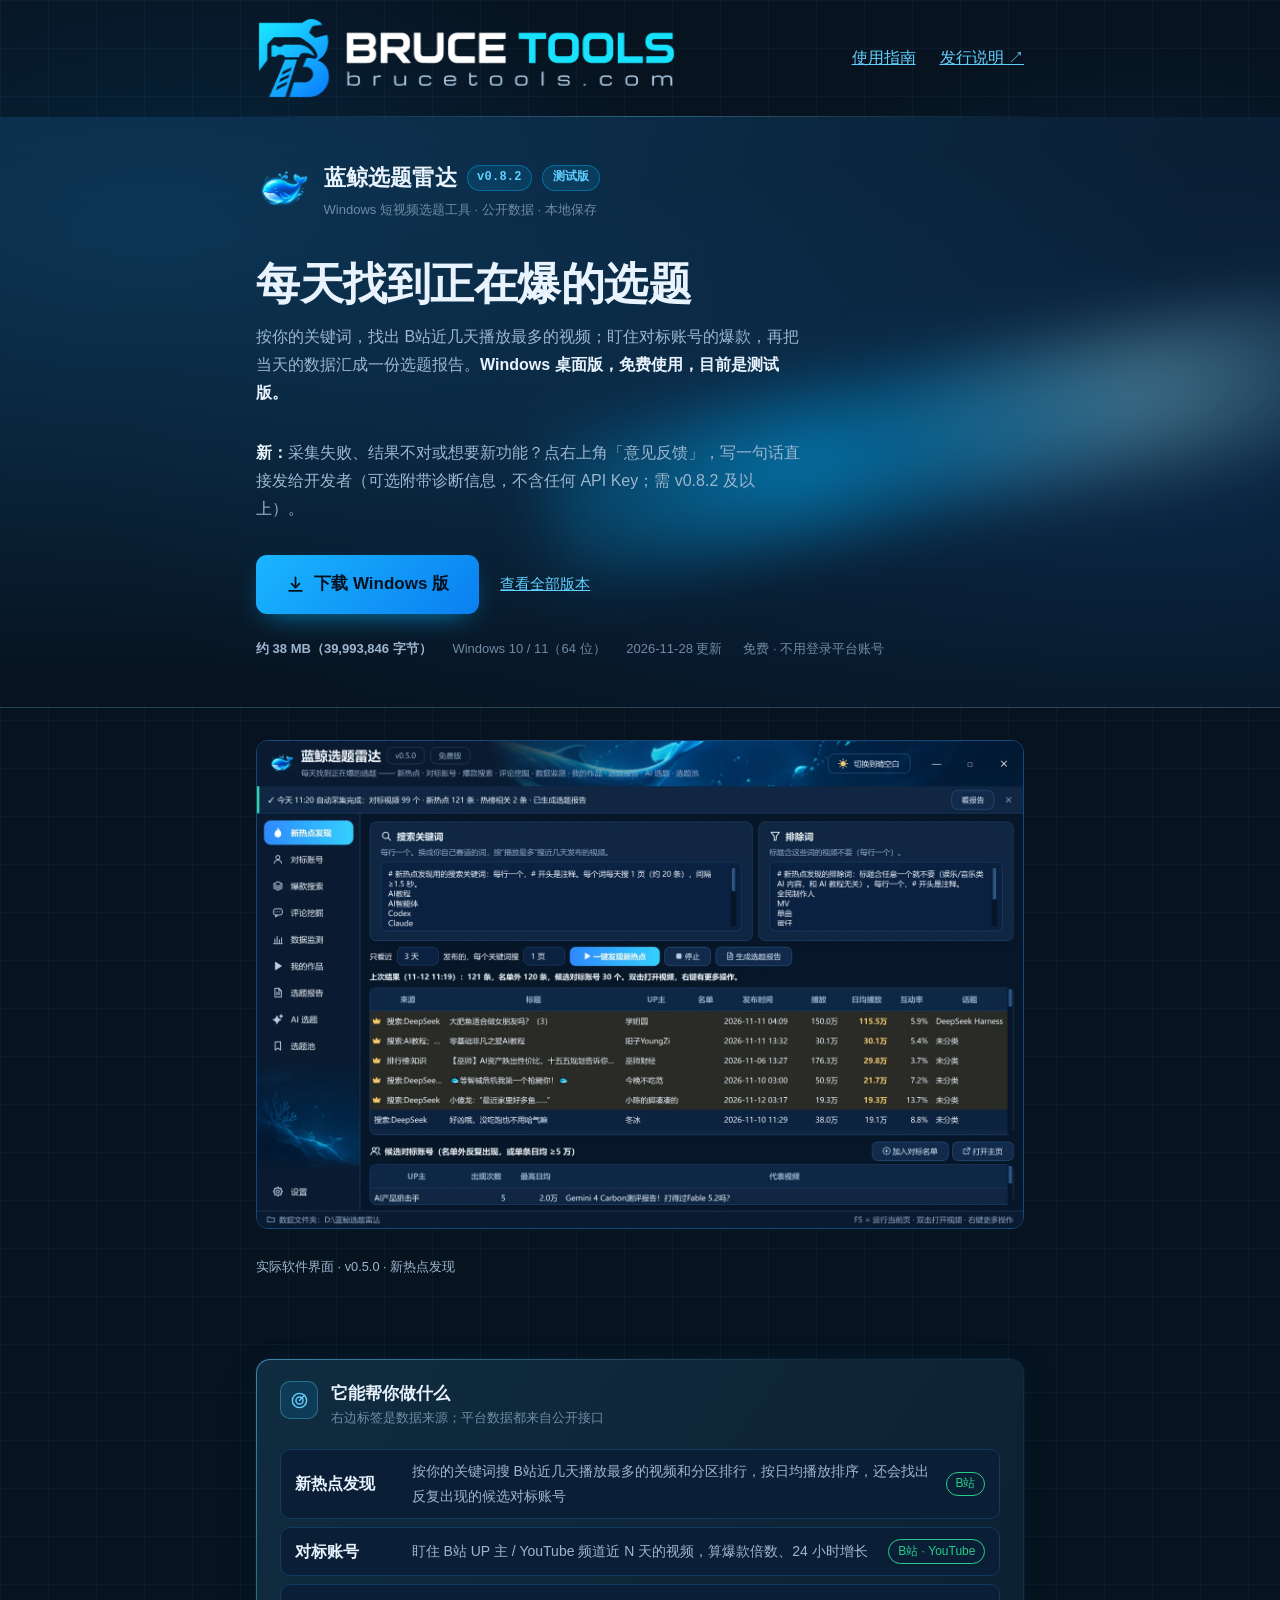
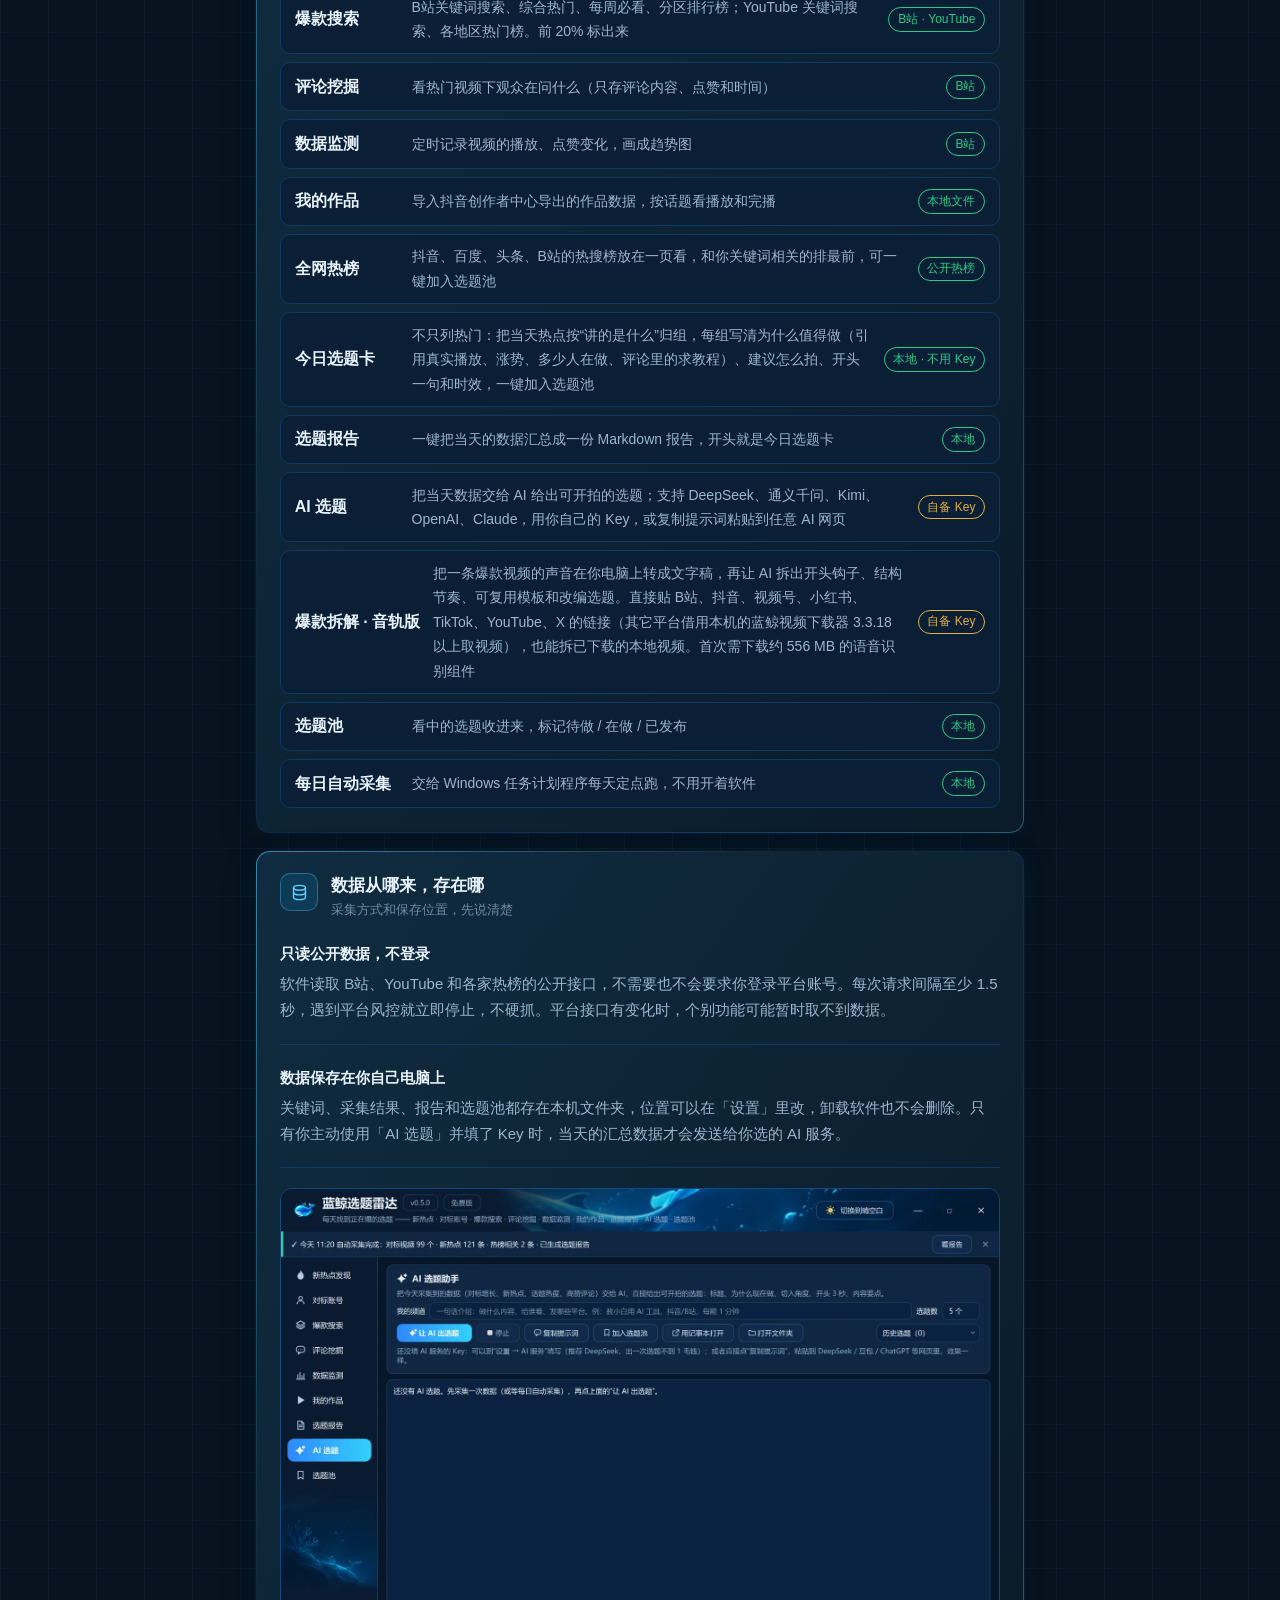
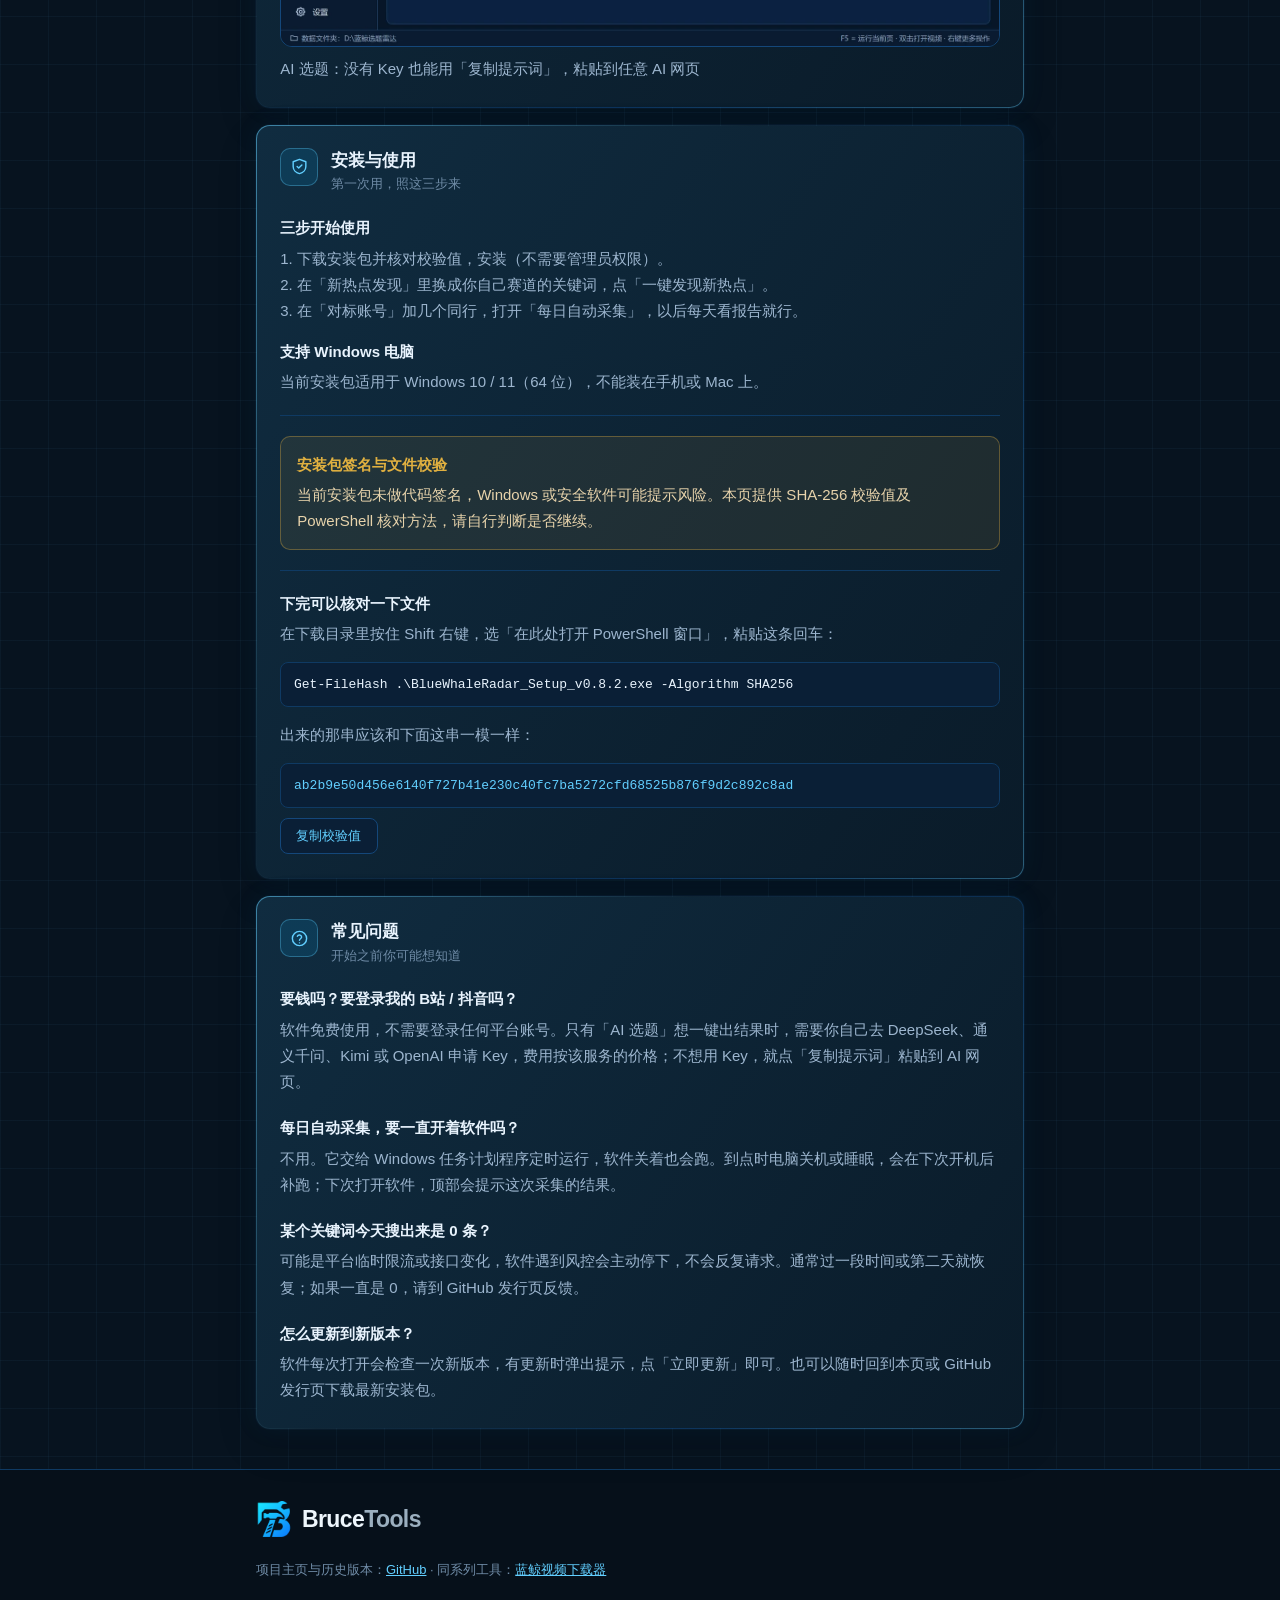
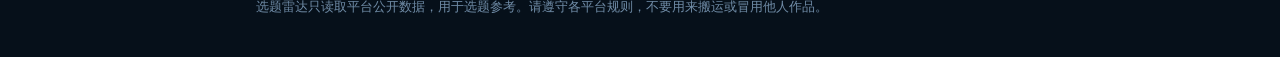
<file: radar/index.html>
<!doctype html>
<html lang="zh-CN"><head><meta charset="utf-8"><meta name="viewport" content="width=device-width,initial-scale=1"><meta name="description" content="蓝鲸选题雷达 Windows 版（测试版）：按关键词发现 B站近期爆款、跟踪对标账号、生成选题报告。免费使用，官方下载与 SHA-256 校验。"><link rel="icon" type="image/x-icon" sizes="16x16 32x32 48x48" href="/assets/favicon.ico"><link rel="icon" type="image/png" sizes="32x32" href="/assets/favicon-32.png"><link rel="apple-touch-icon" sizes="180x180" href="/assets/apple-touch-icon.png"><link rel="canonical" href="https://brucetools.com/radar/"><title>蓝鲸选题雷达 Windows 版下载 · B站爆款与对标账号 · BruceTools</title><style>
/* Layout: the app's own deep-sea shell — dark ground, cyan ribbon, bordered panels. */
:root {
  --ground: #061625;
  --ground-2: #04101c;
  --panel: #0d2740;
  --panel-2: #0a1f36;
  --line: #14477a;
  --line-soft: #0f3a63;
  --ink: #e8f3fd;
  --ink-soft: #9db6cf;
  --ink-faint: #6f8ba6;
  --cyan: #00b4fe;
  --cyan-deep: #0a7ff0;
  --green: #28cc88;
  --amber: #e0b040;
  --mono: ui-monospace, SFMono-Regular, "SF Mono", Menlo, Consolas, "Liberation Mono", monospace;
  --han: -apple-system, BlinkMacSystemFont, "Segoe UI", "PingFang SC", "Hiragino Sans GB",
         "Microsoft YaHei", "Source Han Sans SC", "Noto Sans CJK SC", sans-serif;
  color-scheme: dark;
}

* { box-sizing: border-box; }
body {
  margin: 0;
  background: var(--ground);
  color: var(--ink);
  font-family: var(--han);
  font-size: 16px;
  line-height: 1.75;
  -webkit-font-smoothing: antialiased;
}
.wrap {
  max-width: 50rem;
  margin: 0 auto;
  padding-left: max(16px, env(safe-area-inset-left, 0px));
  padding-right: max(16px, env(safe-area-inset-right, 0px));
}
a { color: var(--cyan); }

/* ---- hero with the app's light ribbon ---- */
.hero {
  position: relative;
  overflow: hidden;
  background:
    radial-gradient(120% 90% at 88% -20%, rgba(0,180,254,.30), transparent 62%),
    radial-gradient(70% 60% at 98% 10%, rgba(120,220,255,.16), transparent 70%),
    linear-gradient(180deg, #0a2036, var(--ground));
  border-bottom: 1px solid var(--line-soft);
}
.hero::after {
  content: "";
  position: absolute; inset: auto -10% 32% 42%;
  height: 170px;
  background:
    radial-gradient(60% 100% at 30% 50%, rgba(0,180,254,.55), transparent 70%),
    radial-gradient(45% 100% at 70% 46%, rgba(150,230,255,.40), transparent 72%);
  filter: blur(26px);
  transform: rotate(-11deg);
  pointer-events: none;
}
.hero .wrap { position: relative; z-index: 1; padding-block: 2.6rem 2.9rem; }

.brand { display: flex; align-items: center; gap: .85rem; margin-bottom: 2.2rem; }
.brand svg { width: 54px; height: auto; flex: none; }
.brand-name { display: flex; align-items: center; gap: .6rem; flex-wrap: wrap; }
.brand-name b { font-size: 1.375rem; font-weight: 700; letter-spacing: .01em; }
.chip {
  font-family: var(--mono); font-size: .75rem; font-weight: 600;
  color: var(--cyan); background: rgba(0,180,254,.12);
  border: 1px solid rgba(0,180,254,.4); border-radius: 999px;
  padding: .08rem .6rem; letter-spacing: .02em;
}
.brand .sub { color: var(--ink-faint); font-size: .8125rem; margin-top: .1rem; }

h1 {
  font-size: clamp(1.9rem, 6.2vw, 2.75rem);
  line-height: 1.22; margin: 0 0 .8rem;
  letter-spacing: -.01em; text-wrap: balance;
}
.lede { color: var(--ink-soft); margin: 0 0 2rem; max-width: 34rem; }
.lede b { color: var(--ink); font-weight: 600; }

.get { display: flex; flex-wrap: wrap; align-items: center; gap: .9rem 1.3rem; }
.btn {
  display: inline-flex; align-items: center; gap: .55rem;
  background: linear-gradient(135deg, #1ab6ff, var(--cyan-deep));
  color: #04121f; font: inherit; font-weight: 700; font-size: 1.0625rem;
  text-decoration: none; padding: .9rem 1.9rem;
  border: 0; border-radius: 11px; cursor: pointer;
  box-shadow: 0 10px 28px -12px rgba(0,180,254,.75);
  transition: transform .15s ease, box-shadow .15s ease;
}
.btn:hover { transform: translateY(-1px); box-shadow: 0 14px 32px -12px rgba(0,180,254,.9); }
.btn:focus-visible { outline: 3px solid var(--cyan); outline-offset: 3px; }
.btn svg { width: 19px; height: 19px; flex: none; }
.get .alt { font-size: .9375rem; }

.meta {
  margin: 1.5rem 0 0; padding: 0; list-style: none;
  display: flex; flex-wrap: wrap; gap: .3rem 1.3rem;
  font-size: .8125rem; color: var(--ink-faint);
  font-variant-numeric: tabular-nums;
}
.meta b { color: var(--ink-soft); font-weight: 600; }

/* ---- panels, like the app's cards ---- */
main .wrap { padding-block: 2.5rem; display: grid; gap: 1.1rem; }
.panel {
  background: var(--panel);
  border: 1px solid var(--line-soft);
  border-radius: 14px;
  padding: 1.35rem 1.45rem 1.5rem;
}
.phead { display: flex; align-items: flex-start; gap: .8rem; margin-bottom: 1.2rem; }
.picon {
  width: 38px; height: 38px; flex: none;
  border-radius: 10px; display: grid; place-items: center;
  background: rgba(0,180,254,.12); border: 1px solid rgba(0,180,254,.3);
}
.picon svg { width: 19px; height: 19px; stroke: var(--cyan); fill: none;
  stroke-width: 1.8; stroke-linecap: round; stroke-linejoin: round; }
.phead h2 { font-size: 1.0625rem; font-weight: 650; margin: 0; line-height: 1.5; }
.phead p { font-size: .8125rem; color: var(--ink-faint); margin: 0; }

/* platform rows, as in 平台授权 */
.sites { margin: 0; padding: 0; list-style: none; display: grid; gap: .5rem; }
.sites li {
  display: flex; align-items: center; gap: .8rem; flex-wrap: wrap;
  background: var(--panel-2); border: 1px solid var(--line-soft);
  border-radius: 10px; padding: .6rem .85rem;
}
.sites .name { font-weight: 650; min-width: 5.5em; }
.sites .how { color: var(--ink-soft); font-size: .875rem; flex: 1; min-width: 0; }
.tag {
  font-size: .75rem; padding: .05rem .55rem; border-radius: 999px;
  border: 1px solid currentColor; white-space: nowrap;
}
.tag.free { color: var(--green); }
.tag.login { color: var(--amber); }

h3 { font-size: .9375rem; margin: 0 0 .25rem; font-weight: 650; }
p { margin: 0 0 .9rem; }
p:last-child { margin-bottom: 0; }
.panel > .block + .block { margin-top: 1.25rem; padding-top: 1.25rem; border-top: 1px solid var(--line-soft); }
.block p { color: var(--ink-soft); font-size: .9375rem; }

.caution {
  background: rgba(224,176,64,.09);
  border: 1px solid rgba(224,176,64,.35);
  border-radius: 10px; padding: .9rem 1rem;
}
.caution h3 { color: var(--amber); }
.caution p { color: #e7d3ab; }

.cmd, .hash code {
  font-family: var(--mono); font-size: .8125rem; line-height: 1.65;
  background: var(--panel-2); border: 1px solid var(--line-soft);
  border-radius: 8px; padding: .7rem .8rem; color: var(--ink);
}
.cmd { display: block; overflow-x: auto; white-space: pre; margin: 0 0 .9rem; }
.hash { display: grid; gap: .6rem; }
.hash code { display: block; word-break: break-all; color: var(--cyan); }
.copy {
  justify-self: start;
  background: var(--panel-2); border: 1px solid var(--line); color: var(--cyan);
  font: inherit; font-size: .8125rem; padding: .35rem .95rem;
  border-radius: 8px; cursor: pointer;
}
.copy:hover { border-color: var(--cyan); }
.copy:focus-visible { outline: 2px solid var(--cyan); outline-offset: 2px; }

.faq { margin: 0; padding: 0; list-style: none; display: grid; gap: 1.25rem; }
.faq p { color: var(--ink-soft); font-size: .9375rem; }

footer { background: var(--ground-2); border-top: 1px solid var(--line-soft); }
footer .wrap { padding-block: 1.8rem 2.4rem; }
footer p { font-size: .8125rem; color: var(--ink-faint); max-width: 40rem; }

@media (prefers-reduced-motion: reduce) { * { transition: none !important; } }
main .wrap{grid-template-columns:minmax(0,1fr)}.panel,.phead>div{min-width:0}@media(max-width:540px){.panel{padding:1rem}.sites .how{flex-basis:100%;order:3}}
.sites .name{min-width:6.5em}.shot{display:block;width:100%;height:auto;border:1px solid #14477a;border-radius:12px}.cap{color:#9db6cf;font-size:.8rem;margin:.6rem 0 0}.brand img{width:54px;height:54px;flex:none}
</style><link rel="stylesheet" href="/assets/brand.css"><script src="/assets/motion.js" defer></script><script src="/assets/la.js" defer></script><meta property="og:type" content="website"><meta property="og:site_name" content="BruceTools"><meta property="og:locale" content="zh_CN"><meta property="og:url" content="https://brucetools.com/radar/"><meta property="og:title" content="蓝鲸选题雷达 · B站爆款与对标账号"><meta property="og:description" content="按你的关键词，找出 B站近几天播放最多的视频，盯住对标账号的爆款，每天汇成选题报告。Windows 免费测试版。"><meta property="og:image" content="https://brucetools.com/assets/og-card.jpg"><meta property="og:image:width" content="1200"><meta property="og:image:height" content="630"><meta name="twitter:card" content="summary_large_image"><script type="application/ld+json">{"@context": "https://schema.org", "@type": "SoftwareApplication", "name": "蓝鲸选题雷达", "applicationCategory": "UtilitiesApplication", "operatingSystem": "Windows 10, Windows 11", "inLanguage": "zh-CN", "description": "蓝鲸选题雷达 Windows 版（测试版）：按关键词发现 B站近期爆款、跟踪对标账号、生成选题报告。免费使用，官方下载与 SHA-256 校验。", "url": "https://brucetools.com/radar/", "image": "https://brucetools.com/assets/radar-icon.png", "offers": {"@type": "Offer", "price": "0", "priceCurrency": "CNY"}}</script></head><body class="download-page"><a class="skip" href="#main">跳到主要内容</a>

<nav class="wrap" aria-label="主导航" style="padding-block:1rem;display:flex;flex-wrap:wrap;gap:1.5rem"><a class="wordmark brand-header" href="/" aria-label="BruceTools 首页"><img src="/assets/logo-header.webp" alt="BruceTools · brucetools.com" width="337" height="84"></a><a href="#guide">使用指南</a><a href="https://github.com/chichangbang1-arch/bluewhale-radar/releases/latest">发行说明 ↗</a></nav><header class="hero">
  <div class="wrap">
    <div class="brand">
      <img src="/assets/radar-icon.png" alt="蓝鲸选题雷达图标" width="54" height="54">
      <div>
        <div class="brand-name"><b>蓝鲸选题雷达</b><span class="chip">v0.8.2</span><span class="chip">测试版</span></div>
        <div class="sub">Windows 短视频选题工具 · 公开数据 · 本地保存</div>
      </div>
    </div>

    <h1>每天找到正在爆的选题</h1>
    <p class="lede">按你的关键词，找出 B站近几天播放最多的视频；盯住对标账号的爆款，再把当天的数据汇成一份选题报告。<b>Windows 桌面版，免费使用，目前是测试版。</b></p>
    <p class="lede"><b>新：</b>采集失败、结果不对或想要新功能？点右上角「意见反馈」，写一句话直接发给开发者（可选附带诊断信息，不含任何 API Key；需 v0.8.2 及以上）。</p>

    <div class="get">
      <a class="btn" href="https://download.brucetools.com/BlueWhaleRadar_Setup_v0.8.2.exe">
        <svg viewBox="0 0 24 24" fill="none" stroke="currentColor" stroke-width="2.2" stroke-linecap="round" stroke-linejoin="round" aria-hidden="true">
          <path d="M12 3v12"/><path d="m7 11 5 5 5-5"/><path d="M4 20h16"/>
        </svg>
        下载 Windows 版
      </a>
      <span class="alt"><a href="https://github.com/chichangbang1-arch/bluewhale-radar/releases">查看全部版本</a></span>
    </div>

    <ul class="meta">
      <li><b>约 38 MB（39,993,846 字节）</b></li>
      <li>Windows 10 / 11（64 位）</li>
      <li>2026-11-28 更新</li>
      <li>免费 · 不用登录平台账号</li>
    </ul>
  </div>
</header>

<main id="main"><div class="wrap" style="padding-top:2rem"><img class="shot" src="/assets/radar-discover.webp" alt="蓝鲸选题雷达 v0.5.0 实际界面：新热点发现，按日均播放排序的近期视频与候选对标账号" width="1600" height="1018"><p class="cap">实际软件界面 · v0.5.0 · 新热点发现</p></div>
  <div class="wrap">

    <section class="panel">
      <div class="phead">
        <span class="picon"><svg viewBox="0 0 24 24" aria-hidden="true"><circle cx="12" cy="12" r="9"/><circle cx="12" cy="12" r="4.5"/><path d="M12 12 18.5 5.5"/></svg></span>
        <div>
          <h2>它能帮你做什么</h2>
          <p>右边标签是数据来源；平台数据都来自公开接口</p>
        </div>
      </div>
      <ul class="sites">
        <li><span class="name">新热点发现</span><span class="how">按你的关键词搜 B站近几天播放最多的视频和分区排行，按日均播放排序，还会找出反复出现的候选对标账号</span><span class="tag free">B站</span></li>
        <li><span class="name">对标账号</span><span class="how">盯住 B站 UP 主 / YouTube 频道近 N 天的视频，算爆款倍数、24 小时增长</span><span class="tag free">B站 · YouTube</span></li>
        <li><span class="name">爆款搜索</span><span class="how">B站关键词搜索、综合热门、每周必看、分区排行榜；YouTube 关键词搜索、各地区热门榜。前 20% 标出来</span><span class="tag free">B站 · YouTube</span></li>
        <li><span class="name">评论挖掘</span><span class="how">看热门视频下观众在问什么（只存评论内容、点赞和时间）</span><span class="tag free">B站</span></li>
        <li><span class="name">数据监测</span><span class="how">定时记录视频的播放、点赞变化，画成趋势图</span><span class="tag free">B站</span></li>
        <li><span class="name">我的作品</span><span class="how">导入抖音创作者中心导出的作品数据，按话题看播放和完播</span><span class="tag free">本地文件</span></li>
        <li><span class="name">全网热榜</span><span class="how">抖音、百度、头条、B站的热搜榜放在一页看，和你关键词相关的排最前，可一键加入选题池</span><span class="tag free">公开热榜</span></li>
        <li><span class="name">今日选题卡</span><span class="how">不只列热门：把当天热点按“讲的是什么”归组，每组写清为什么值得做（引用真实播放、涨势、多少人在做、评论里的求教程）、建议怎么拍、开头一句和时效，一键加入选题池</span><span class="tag free">本地 · 不用 Key</span></li>
        <li><span class="name">选题报告</span><span class="how">一键把当天的数据汇总成一份 Markdown 报告，开头就是今日选题卡</span><span class="tag free">本地</span></li>
        <li><span class="name">AI 选题</span><span class="how">把当天数据交给 AI 给出可开拍的选题；支持 DeepSeek、通义千问、Kimi、OpenAI、Claude，用你自己的 Key，或复制提示词粘贴到任意 AI 网页</span><span class="tag login">自备 Key</span></li>
        <li><span class="name">爆款拆解 · 音轨版</span><span class="how">把一条爆款视频的声音在你电脑上转成文字稿，再让 AI 拆出开头钩子、结构节奏、可复用模板和改编选题。直接贴 B站、抖音、视频号、小红书、TikTok、YouTube、X 的链接（其它平台借用本机的蓝鲸视频下载器 3.3.18 以上取视频），也能拆已下载的本地视频。首次需下载约 556 MB 的语音识别组件</span><span class="tag login">自备 Key</span></li>
        <li><span class="name">选题池</span><span class="how">看中的选题收进来，标记待做 / 在做 / 已发布</span><span class="tag free">本地</span></li>
        <li><span class="name">每日自动采集</span><span class="how">交给 Windows 任务计划程序每天定点跑，不用开着软件</span><span class="tag free">本地</span></li>
      </ul>
    </section>

    <section class="panel">
      <div class="phead">
        <span class="picon"><svg viewBox="0 0 24 24" aria-hidden="true"><ellipse cx="12" cy="6" rx="7.5" ry="3"/><path d="M4.5 6v12c0 1.7 3.4 3 7.5 3s7.5-1.3 7.5-3V6"/><path d="M4.5 12c0 1.7 3.4 3 7.5 3s7.5-1.3 7.5-3"/></svg></span>
        <div>
          <h2>数据从哪来，存在哪</h2>
          <p>采集方式和保存位置，先说清楚</p>
        </div>
      </div>
      <div class="block">
        <h3>只读公开数据，不登录</h3>
        <p>软件读取 B站、YouTube 和各家热榜的公开接口，不需要也不会要求你登录平台账号。每次请求间隔至少 1.5 秒，遇到平台风控就立即停止，不硬抓。平台接口有变化时，个别功能可能暂时取不到数据。</p>
      </div>
      <div class="block">
        <h3>数据保存在你自己电脑上</h3>
        <p>关键词、采集结果、报告和选题池都存在本机文件夹，位置可以在「设置」里改，卸载软件也不会删除。只有你主动使用「AI 选题」并填了 Key 时，当天的汇总数据才会发送给你选的 AI 服务。</p>
      </div>
      <div class="block">
        <img class="shot" src="/assets/radar-ai.webp" alt="蓝鲸选题雷达 AI 选题页面：填写频道介绍，让 AI 出选题或复制提示词" width="1600" height="1018" loading="lazy">
        <p class="cap">AI 选题：没有 Key 也能用「复制提示词」，粘贴到任意 AI 网页</p>
      </div>
    </section>

    <section class="panel">
      <div class="phead">
        <span class="picon"><svg viewBox="0 0 24 24" aria-hidden="true"><path d="M12 3 4 6v6c0 4.4 3.4 8.1 8 9 4.6-.9 8-4.6 8-9V6l-8-3Z"/><path d="m9 12 2 2 4-4"/></svg></span>
        <div>
          <h2 id="guide">安装与使用</h2>
          <p>第一次用，照这三步来</p>
        </div>
      </div>

      <div class="block">
        <h3>三步开始使用</h3><p>1. 下载安装包并核对校验值，安装（不需要管理员权限）。<br>2. 在「新热点发现」里换成你自己赛道的关键词，点「一键发现新热点」。<br>3. 在「对标账号」加几个同行，打开「每日自动采集」，以后每天看报告就行。</p>
        <h3>支持 Windows 电脑</h3>
        <p>当前安装包适用于 Windows 10 / 11（64 位），不能装在手机或 Mac 上。</p>
      </div>

      <div class="block">
        <div class="caution">
          <h3>安装包签名与文件校验</h3>
          <p>当前安装包未做代码签名，Windows 或安全软件可能提示风险。本页提供 SHA-256 校验值及 PowerShell 核对方法，请自行判断是否继续。</p>
        </div>
      </div>

      <div class="block">
        <h3>下完可以核对一下文件</h3>
        <p>在下载目录里按住 Shift 右键，选「在此处打开 PowerShell 窗口」，粘贴这条回车：</p>
        <code class="cmd">Get-FileHash .\BlueWhaleRadar_Setup_v0.8.2.exe -Algorithm SHA256</code>
        <p>出来的那串应该和下面这串一模一样：</p>
        <div class="hash">
          <code id="sha">ab2b9e50d456e6140f727b41e230c40fc7ba5272cfd68525b876f9d2c892c8ad</code>
          <button class="copy" id="copy" type="button">复制校验值</button>
        </div>
      </div>
    </section>

    <section class="panel">
      <div class="phead">
        <span class="picon"><svg viewBox="0 0 24 24" aria-hidden="true"><circle cx="12" cy="12" r="9"/><path d="M9.3 9.3a2.8 2.8 0 0 1 5.4.9c0 1.9-2.7 2.3-2.7 4"/><path d="M12 17.5h.01"/></svg></span>
        <div>
          <h2>常见问题</h2>
          <p>开始之前你可能想知道</p>
        </div>
      </div>
      <ul class="faq">
        <li>
          <h3>要钱吗？要登录我的 B站 / 抖音吗？</h3>
          <p>软件免费使用，不需要登录任何平台账号。只有「AI 选题」想一键出结果时，需要你自己去 DeepSeek、通义千问、Kimi 或 OpenAI 申请 Key，费用按该服务的价格；不想用 Key，就点「复制提示词」粘贴到 AI 网页。</p>
        </li>
        <li>
          <h3>每日自动采集，要一直开着软件吗？</h3>
          <p>不用。它交给 Windows 任务计划程序定时运行，软件关着也会跑。到点时电脑关机或睡眠，会在下次开机后补跑；下次打开软件，顶部会提示这次采集的结果。</p>
        </li>
        <li>
          <h3>某个关键词今天搜出来是 0 条？</h3>
          <p>可能是平台临时限流或接口变化，软件遇到风控会主动停下，不会反复请求。通常过一段时间或第二天就恢复；如果一直是 0，请到 GitHub 发行页反馈。</p>
        </li>
        <li>
          <h3>怎么更新到新版本？</h3>
          <p>软件每次打开会检查一次新版本，有更新时弹出提示，点「立即更新」即可。也可以随时回到本页或 GitHub 发行页下载最新安装包。</p>
        </li>
      </ul>
    </section>

  </div>
</main>

<footer>
  <div class="wrap">
    <a class="wordmark footer-brand" href="/" aria-label="BruceTools 首页"><span class="mark"><img src="/assets/logo-mark.png" alt="BruceTools BT 标志" width="36" height="36"></span>Bruce<span class="soft">Tools</span></a>
    <p>项目主页与历史版本：<a href="https://github.com/chichangbang1-arch/bluewhale-radar/releases">GitHub</a> · 同系列工具：<a href="/bluewhale/">蓝鲸视频下载器</a></p>
    <p style="margin-top:.6rem">选题雷达只读取平台公开数据，用于选题参考。请遵守各平台规则，不要用来搬运或冒用他人作品。</p>
  </div>
</footer>

<script src="/assets/copy.js" defer></script>
</body></html>
</file>
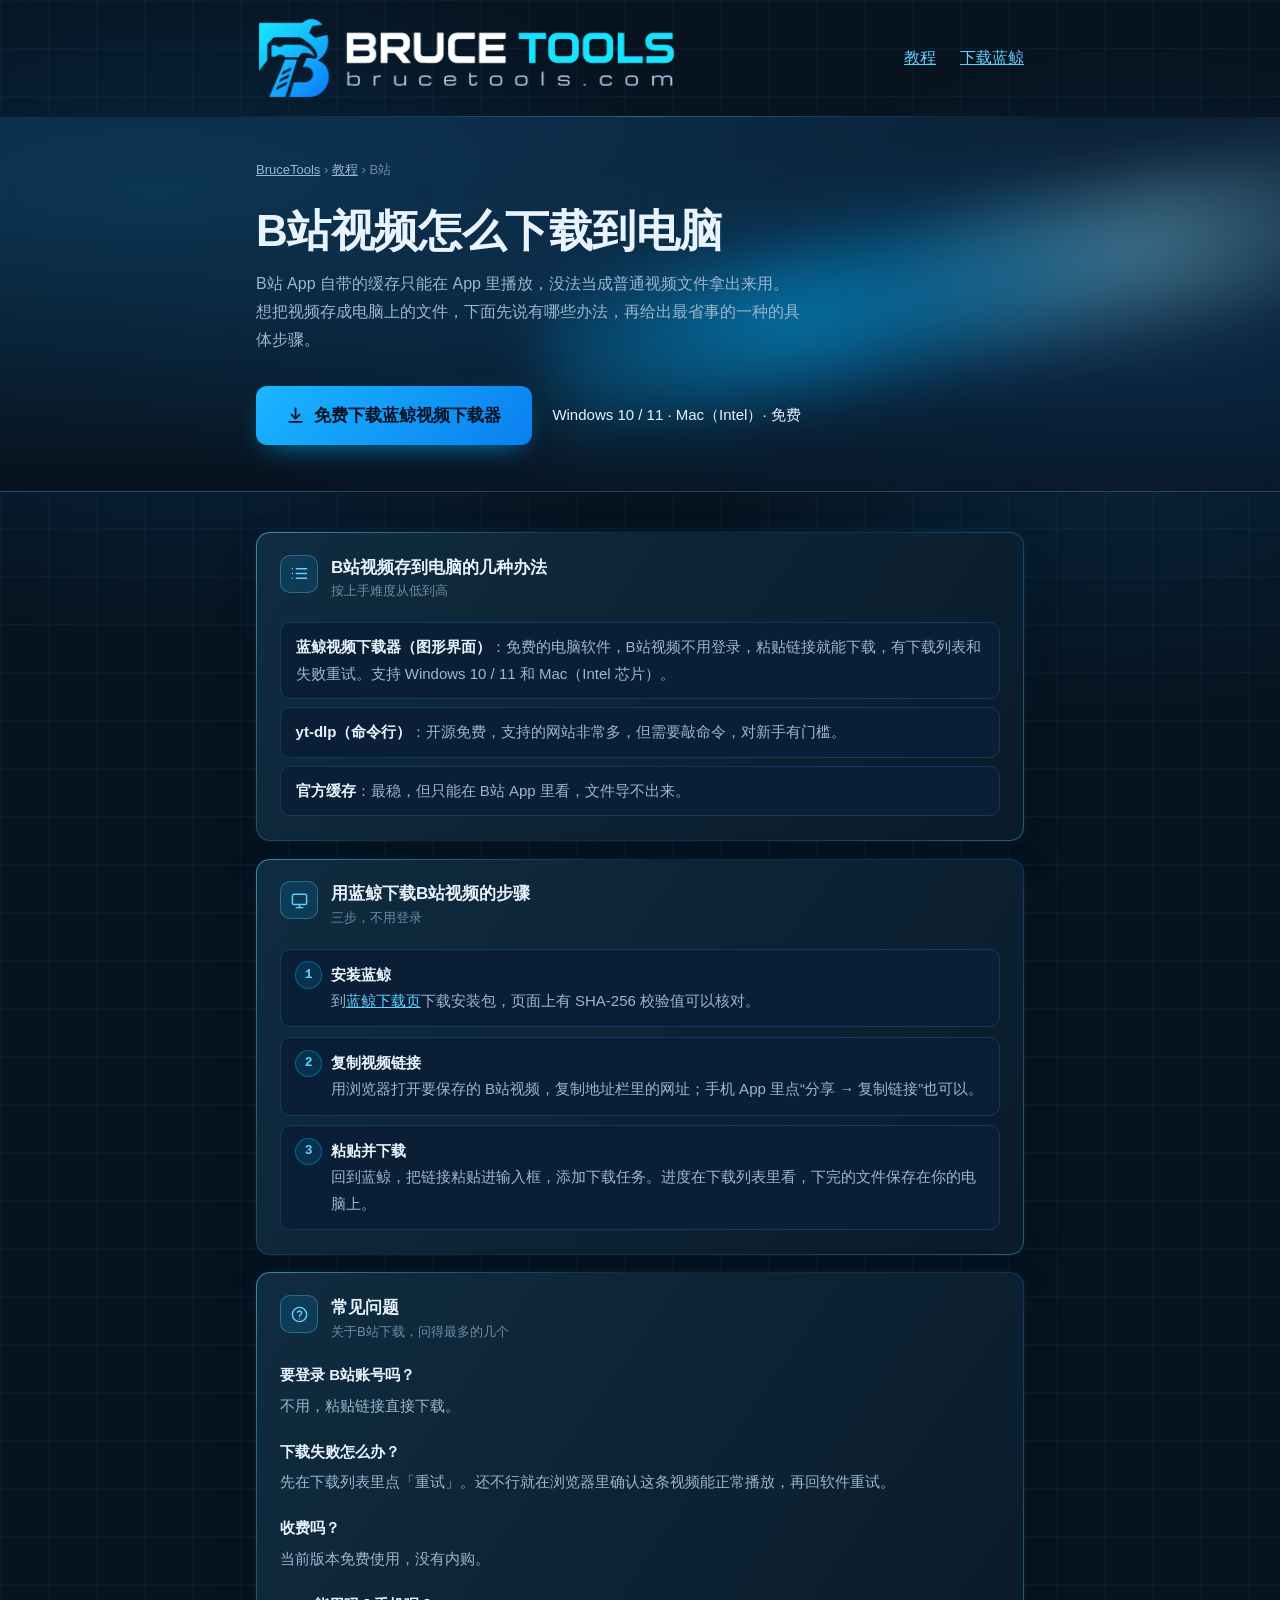
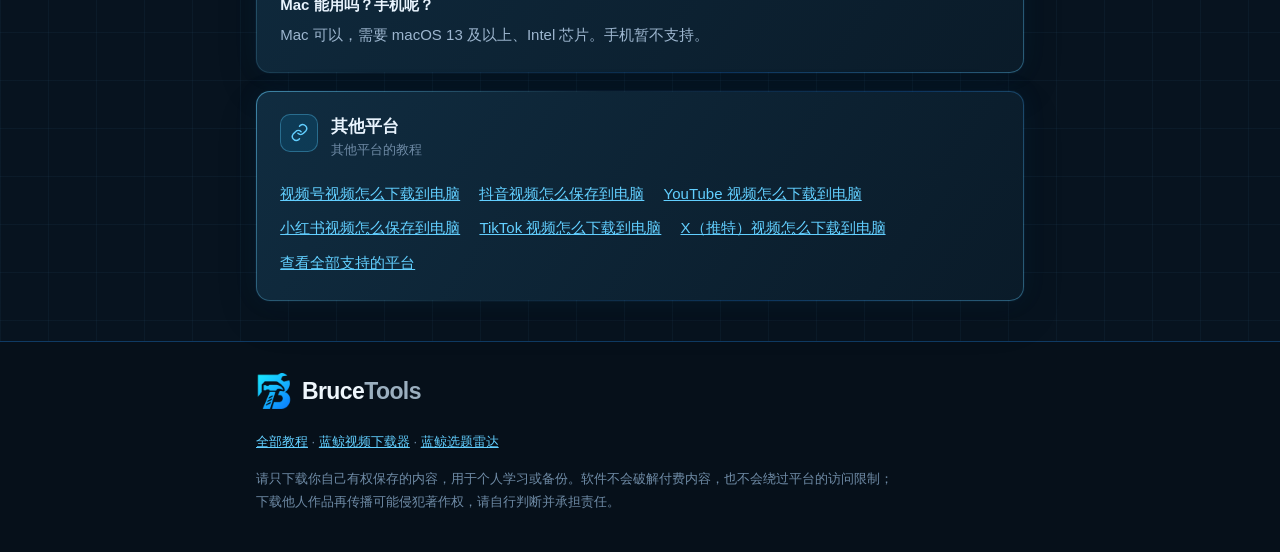
<file: guide/bilibili/index.html>
<!doctype html>
<html lang="zh-CN"><head><meta charset="utf-8"><meta name="viewport" content="width=device-width,initial-scale=1"><title>B站视频怎么下载到电脑？2026 实测方法与步骤 · BruceTools</title><meta name="description" content="B站 App 的缓存只能在 App 里看，导不出来。这里整理了把 B站（哔哩哔哩）视频保存到电脑的几种办法，以及用免费的蓝鲸视频下载器（Windows / Mac）粘贴链接下载的具体步骤和常见问题。"><link rel="canonical" href="https://brucetools.com/guide/bilibili/"><link rel="icon" type="image/x-icon" sizes="16x16 32x32 48x48" href="/assets/favicon.ico"><link rel="icon" type="image/png" sizes="32x32" href="/assets/favicon-32.png"><link rel="apple-touch-icon" sizes="180x180" href="/assets/apple-touch-icon.png"><link rel="stylesheet" href="/assets/guide.css"><link rel="stylesheet" href="/assets/brand.css"><script src="/assets/motion.js" defer></script><script src="/assets/la.js" defer></script><meta property="og:type" content="article"><meta property="og:site_name" content="BruceTools"><meta property="og:locale" content="zh_CN"><meta property="og:url" content="https://brucetools.com/guide/bilibili/"><meta property="og:title" content="B站视频怎么下载到电脑？2026 实测方法与步骤"><meta property="og:description" content="B站 App 的缓存只能在 App 里看，导不出来。这里整理了把 B站（哔哩哔哩）视频保存到电脑的几种办法，以及用免费的蓝鲸视频下载器（Windows / Mac）粘贴链接下载的具体步骤和常见问题。"><meta property="og:image" content="https://brucetools.com/assets/og-card.jpg"><meta property="og:image:width" content="1200"><meta property="og:image:height" content="630"><meta name="twitter:card" content="summary_large_image"><script type="application/ld+json">{"@context": "https://schema.org", "@type": "HowTo", "name": "B站视频怎么下载到电脑", "inLanguage": "zh-CN", "description": "B站 App 的缓存只能在 App 里看，导不出来。这里整理了把 B站（哔哩哔哩）视频保存到电脑的几种办法，以及用免费的蓝鲸视频下载器（Windows / Mac）粘贴链接下载的具体步骤和常见问题。", "step": [{"@type": "HowToStep", "name": "安装蓝鲸", "text": "到蓝鲸下载页下载安装包，页面上有 SHA-256 校验值可以核对。"}, {"@type": "HowToStep", "name": "复制视频链接", "text": "用浏览器打开要保存的 B站视频，复制地址栏里的网址；手机 App 里点“分享 → 复制链接”也可以。"}, {"@type": "HowToStep", "name": "粘贴并下载", "text": "回到蓝鲸，把链接粘贴进输入框，添加下载任务。进度在下载列表里看，下完的文件保存在你的电脑上。"}]}</script><script type="application/ld+json">{"@context": "https://schema.org", "@type": "FAQPage", "mainEntity": [{"@type": "Question", "name": "要登录 B站账号吗？", "acceptedAnswer": {"@type": "Answer", "text": "不用，粘贴链接直接下载。"}}, {"@type": "Question", "name": "下载失败怎么办？", "acceptedAnswer": {"@type": "Answer", "text": "先在下载列表里点「重试」。还不行就在浏览器里确认这条视频能正常播放，再回软件重试。"}}, {"@type": "Question", "name": "收费吗？", "acceptedAnswer": {"@type": "Answer", "text": "当前版本免费使用，没有内购。"}}, {"@type": "Question", "name": "Mac 能用吗？手机呢？", "acceptedAnswer": {"@type": "Answer", "text": "Mac 可以，需要 macOS 13 及以上、Intel 芯片。手机暂不支持。"}}]}</script><script type="application/ld+json">{"@context": "https://schema.org", "@type": "BreadcrumbList", "itemListElement": [{"@type": "ListItem", "position": 1, "name": "BruceTools", "item": "https://brucetools.com/"}, {"@type": "ListItem", "position": 2, "name": "教程", "item": "https://brucetools.com/guide/"}, {"@type": "ListItem", "position": 3, "name": "B站视频怎么下载到电脑", "item": "https://brucetools.com/guide/bilibili/"}]}</script></head><body class="download-page"><a class="skip" href="#main">跳到主要内容</a>

<nav class="wrap" aria-label="主导航" style="padding-block:1rem;display:flex;flex-wrap:wrap;gap:1.5rem"><a class="wordmark brand-header" href="/" aria-label="BruceTools 首页"><img src="/assets/logo-header.webp" alt="BruceTools · brucetools.com" width="337" height="84"></a><a href="/guide/">教程</a><a href="/bluewhale/">下载蓝鲸</a></nav><header class="hero">
  <div class="wrap">
    <p class="crumb"><a href="/">BruceTools</a> › <a href="/guide/">教程</a> › B站</p>
    <h1>B站视频怎么下载到电脑</h1>
    <p class="lede">B站 App 自带的缓存只能在 App 里播放，没法当成普通视频文件拿出来用。想把视频存成电脑上的文件，下面先说有哪些办法，再给出最省事的一种的具体步骤。</p>
    <div class="get">
      <a class="btn" href="/bluewhale/"><svg viewBox="0 0 24 24" fill="none" stroke="currentColor" stroke-width="2.2" stroke-linecap="round" stroke-linejoin="round" aria-hidden="true"><path d="M12 3v12"/><path d="m7 11 5 5 5-5"/><path d="M4 20h16"/></svg>
        免费下载蓝鲸视频下载器
      </a>
      <span class="alt">Windows 10 / 11 · Mac（Intel）· 免费</span>
    </div>
  </div>
</header>

<main id="main">
  <div class="wrap">

    <section class="panel">
      <div class="phead">
        <span class="picon"><svg viewBox="0 0 24 24" aria-hidden="true"><path d="M8 6h13"/><path d="M8 12h13"/><path d="M8 18h13"/><path d="M3 6h.01"/><path d="M3 12h.01"/><path d="M3 18h.01"/></svg></span>
        <div>
          <h2>B站视频存到电脑的几种办法</h2>
          <p>按上手难度从低到高</p>
        </div>
      </div>
      <ul class="ways">
        <li><b>蓝鲸视频下载器（图形界面）</b>：免费的电脑软件，B站视频不用登录，粘贴链接就能下载，有下载列表和失败重试。支持 Windows 10 / 11 和 Mac（Intel 芯片）。</li>
        <li><b>yt-dlp（命令行）</b>：开源免费，支持的网站非常多，但需要敲命令，对新手有门槛。</li>
        <li><b>官方缓存</b>：最稳，但只能在 B站 App 里看，文件导不出来。</li>
      </ul>
    </section>

    <section class="panel">
      <div class="phead">
        <span class="picon"><svg viewBox="0 0 24 24" aria-hidden="true"><rect x="3" y="4" width="18" height="13" rx="2"/><path d="M8 21h8"/><path d="M12 17v4"/></svg></span>
        <div>
          <h2>用蓝鲸下载B站视频的步骤</h2>
          <p>三步，不用登录</p>
        </div>
      </div>
      <ol class="steps">
        <li><b>安装蓝鲸</b><br>到<a href="/bluewhale/">蓝鲸下载页</a>下载安装包，页面上有 SHA-256 校验值可以核对。</li>
        <li><b>复制视频链接</b><br>用浏览器打开要保存的 B站视频，复制地址栏里的网址；手机 App 里点“分享 → 复制链接”也可以。</li>
        <li><b>粘贴并下载</b><br>回到蓝鲸，把链接粘贴进输入框，添加下载任务。进度在下载列表里看，下完的文件保存在你的电脑上。</li>
      </ol>
    </section>

    <section class="panel">
      <div class="phead">
        <span class="picon"><svg viewBox="0 0 24 24" aria-hidden="true"><circle cx="12" cy="12" r="9"/><path d="M9.3 9.3a2.8 2.8 0 0 1 5.4.9c0 1.9-2.7 2.3-2.7 4"/><path d="M12 17.5h.01"/></svg></span>
        <div>
          <h2>常见问题</h2>
          <p>关于B站下载，问得最多的几个</p>
        </div>
      </div>
      <ul class="faq">
        <li>
          <h3>要登录 B站账号吗？</h3>
          <p>不用，粘贴链接直接下载。</p>
        </li>
        <li>
          <h3>下载失败怎么办？</h3>
          <p>先在下载列表里点「重试」。还不行就在浏览器里确认这条视频能正常播放，再回软件重试。</p>
        </li>
        <li>
          <h3>收费吗？</h3>
          <p>当前版本免费使用，没有内购。</p>
        </li>
        <li>
          <h3>Mac 能用吗？手机呢？</h3>
          <p>Mac 可以，需要 macOS 13 及以上、Intel 芯片。手机暂不支持。</p>
        </li>
      </ul>
    </section>

    <section class="panel">
      <div class="phead">
        <span class="picon"><svg viewBox="0 0 24 24" aria-hidden="true"><path d="M10 13a5 5 0 0 0 7 0l3-3a5 5 0 0 0-7-7l-1 1"/><path d="M14 11a5 5 0 0 0-7 0l-3 3a5 5 0 0 0 7 7l1-1"/></svg></span>
        <div>
          <h2>其他平台</h2>
          <p>其他平台的教程</p>
        </div>
      </div>
      <p class="more"><a href="/guide/shipinhao/">视频号视频怎么下载到电脑</a> <a href="/guide/douyin/">抖音视频怎么保存到电脑</a> <a href="/guide/youtube/">YouTube 视频怎么下载到电脑</a> <a href="/guide/xiaohongshu/">小红书视频怎么保存到电脑</a> <a href="/guide/tiktok/">TikTok 视频怎么下载到电脑</a> <a href="/guide/x/">X（推特）视频怎么下载到电脑</a> <a href="/bluewhale/">查看全部支持的平台</a></p>
    </section>

  </div>
</main>

<footer>
  <div class="wrap">
    <a class="wordmark footer-brand" href="/" aria-label="BruceTools 首页"><span class="mark"><img src="/assets/logo-mark.png" alt="BruceTools BT 标志" width="36" height="36"></span>Bruce<span class="soft">Tools</span></a>
    <p><a href="/guide/">全部教程</a> · <a href="/bluewhale/">蓝鲸视频下载器</a> · <a href="/radar/">蓝鲸选题雷达</a></p>
    <p style="margin-top:.6rem">请只下载你自己有权保存的内容，用于个人学习或备份。软件不会破解付费内容，也不会绕过平台的访问限制；下载他人作品再传播可能侵犯著作权，请自行判断并承担责任。</p>
  </div>
</footer>
</body></html>
</file>
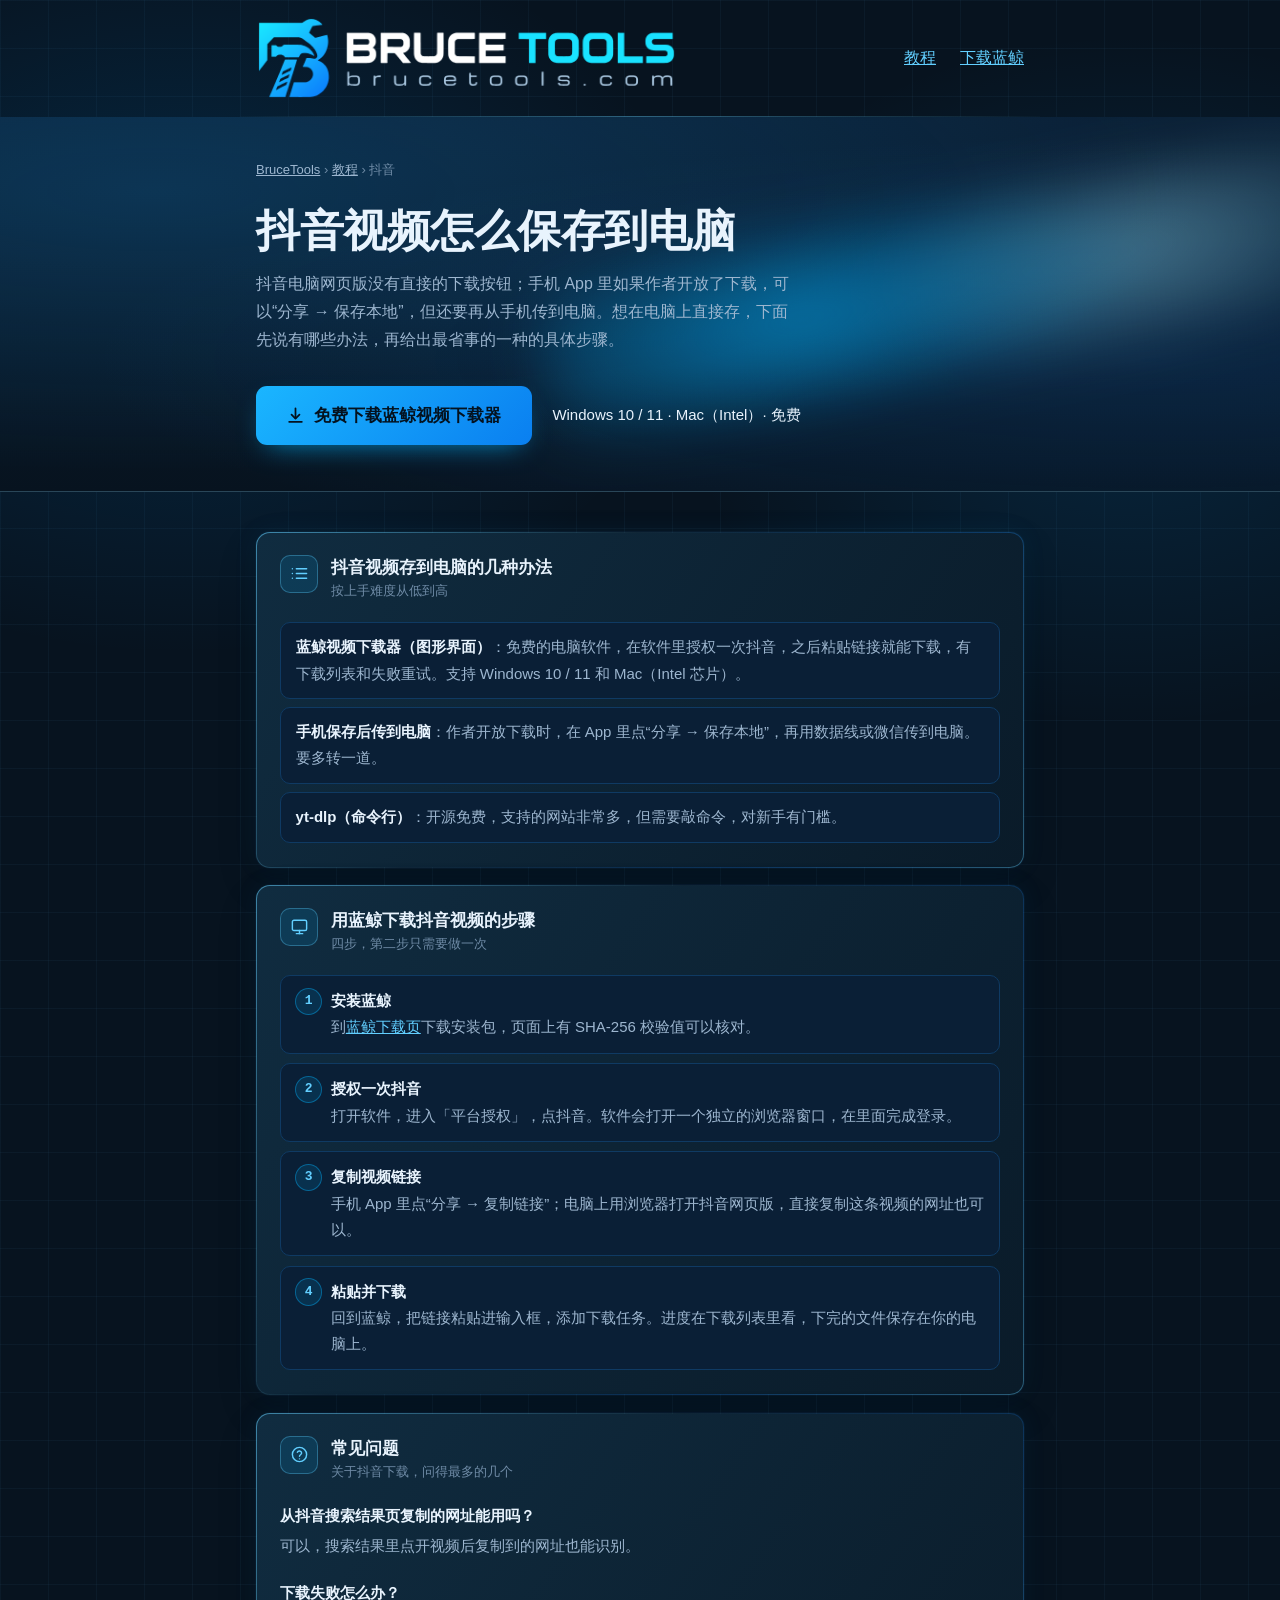
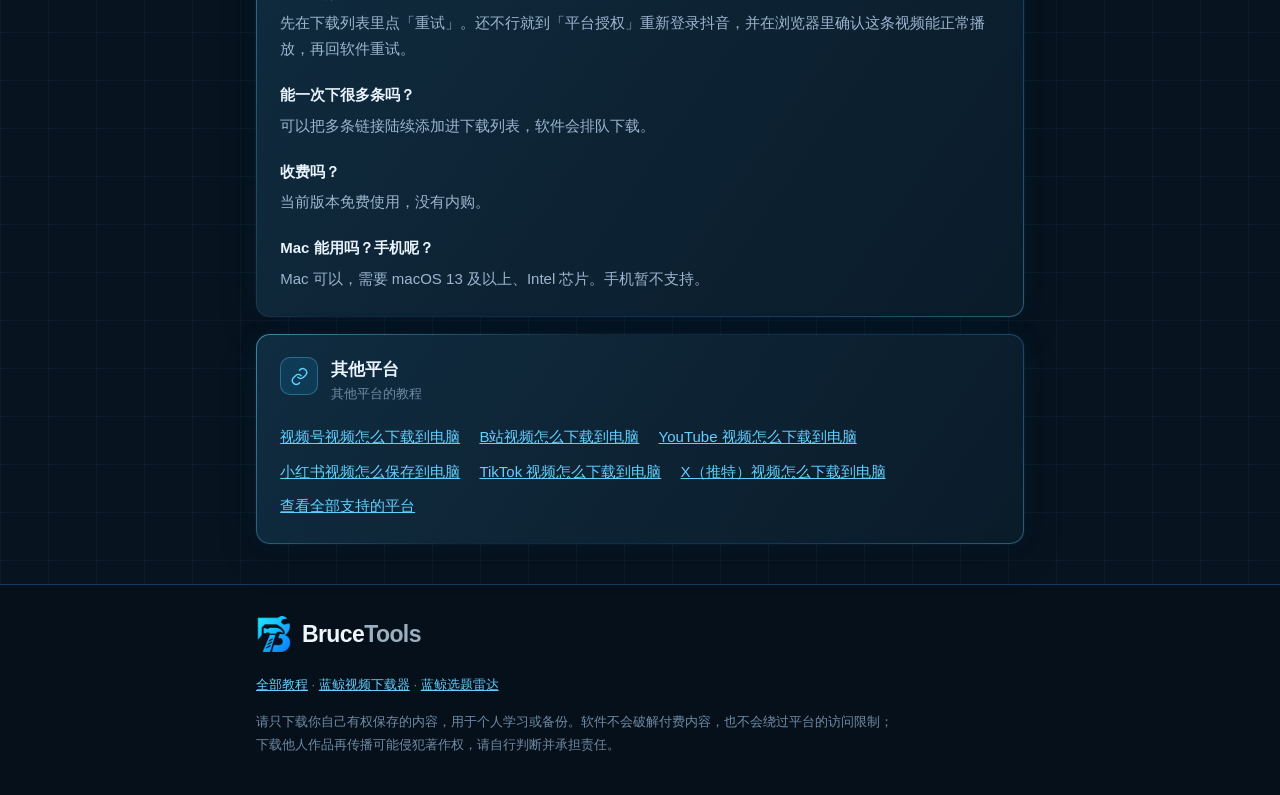
<file: guide/douyin/index.html>
<!doctype html>
<html lang="zh-CN"><head><meta charset="utf-8"><meta name="viewport" content="width=device-width,initial-scale=1"><title>抖音视频怎么保存到电脑？2026 实测方法与步骤 · BruceTools</title><meta name="description" content="抖音电脑网页版没有下载按钮，手机保存还要再传到电脑。这里整理了把抖音视频保存到电脑的几种办法，以及用免费的蓝鲸视频下载器（Windows / Mac）粘贴链接下载的具体步骤和常见问题。"><link rel="canonical" href="https://brucetools.com/guide/douyin/"><link rel="icon" type="image/x-icon" sizes="16x16 32x32 48x48" href="/assets/favicon.ico"><link rel="icon" type="image/png" sizes="32x32" href="/assets/favicon-32.png"><link rel="apple-touch-icon" sizes="180x180" href="/assets/apple-touch-icon.png"><link rel="stylesheet" href="/assets/guide.css"><link rel="stylesheet" href="/assets/brand.css"><script src="/assets/motion.js" defer></script><script src="/assets/la.js" defer></script><meta property="og:type" content="article"><meta property="og:site_name" content="BruceTools"><meta property="og:locale" content="zh_CN"><meta property="og:url" content="https://brucetools.com/guide/douyin/"><meta property="og:title" content="抖音视频怎么保存到电脑？2026 实测方法与步骤"><meta property="og:description" content="抖音电脑网页版没有下载按钮，手机保存还要再传到电脑。这里整理了把抖音视频保存到电脑的几种办法，以及用免费的蓝鲸视频下载器（Windows / Mac）粘贴链接下载的具体步骤和常见问题。"><meta property="og:image" content="https://brucetools.com/assets/og-card.jpg"><meta property="og:image:width" content="1200"><meta property="og:image:height" content="630"><meta name="twitter:card" content="summary_large_image"><script type="application/ld+json">{"@context": "https://schema.org", "@type": "HowTo", "name": "抖音视频怎么保存到电脑", "inLanguage": "zh-CN", "description": "抖音电脑网页版没有下载按钮，手机保存还要再传到电脑。这里整理了把抖音视频保存到电脑的几种办法，以及用免费的蓝鲸视频下载器（Windows / Mac）粘贴链接下载的具体步骤和常见问题。", "step": [{"@type": "HowToStep", "name": "安装蓝鲸", "text": "到蓝鲸下载页下载安装包，页面上有 SHA-256 校验值可以核对。"}, {"@type": "HowToStep", "name": "授权一次抖音", "text": "打开软件，进入「平台授权」，点抖音。软件会打开一个独立的浏览器窗口，在里面完成登录。"}, {"@type": "HowToStep", "name": "复制视频链接", "text": "手机 App 里点“分享 → 复制链接”；电脑上用浏览器打开抖音网页版，直接复制这条视频的网址也可以。"}, {"@type": "HowToStep", "name": "粘贴并下载", "text": "回到蓝鲸，把链接粘贴进输入框，添加下载任务。进度在下载列表里看，下完的文件保存在你的电脑上。"}]}</script><script type="application/ld+json">{"@context": "https://schema.org", "@type": "FAQPage", "mainEntity": [{"@type": "Question", "name": "从抖音搜索结果页复制的网址能用吗？", "acceptedAnswer": {"@type": "Answer", "text": "可以，搜索结果里点开视频后复制到的网址也能识别。"}}, {"@type": "Question", "name": "下载失败怎么办？", "acceptedAnswer": {"@type": "Answer", "text": "先在下载列表里点「重试」。还不行就到「平台授权」重新登录抖音，并在浏览器里确认这条视频能正常播放，再回软件重试。"}}, {"@type": "Question", "name": "能一次下很多条吗？", "acceptedAnswer": {"@type": "Answer", "text": "可以把多条链接陆续添加进下载列表，软件会排队下载。"}}, {"@type": "Question", "name": "收费吗？", "acceptedAnswer": {"@type": "Answer", "text": "当前版本免费使用，没有内购。"}}, {"@type": "Question", "name": "Mac 能用吗？手机呢？", "acceptedAnswer": {"@type": "Answer", "text": "Mac 可以，需要 macOS 13 及以上、Intel 芯片。手机暂不支持。"}}]}</script><script type="application/ld+json">{"@context": "https://schema.org", "@type": "BreadcrumbList", "itemListElement": [{"@type": "ListItem", "position": 1, "name": "BruceTools", "item": "https://brucetools.com/"}, {"@type": "ListItem", "position": 2, "name": "教程", "item": "https://brucetools.com/guide/"}, {"@type": "ListItem", "position": 3, "name": "抖音视频怎么保存到电脑", "item": "https://brucetools.com/guide/douyin/"}]}</script></head><body class="download-page"><a class="skip" href="#main">跳到主要内容</a>

<nav class="wrap" aria-label="主导航" style="padding-block:1rem;display:flex;flex-wrap:wrap;gap:1.5rem"><a class="wordmark brand-header" href="/" aria-label="BruceTools 首页"><img src="/assets/logo-header.webp" alt="BruceTools · brucetools.com" width="337" height="84"></a><a href="/guide/">教程</a><a href="/bluewhale/">下载蓝鲸</a></nav><header class="hero">
  <div class="wrap">
    <p class="crumb"><a href="/">BruceTools</a> › <a href="/guide/">教程</a> › 抖音</p>
    <h1>抖音视频怎么保存到电脑</h1>
    <p class="lede">抖音电脑网页版没有直接的下载按钮；手机 App 里如果作者开放了下载，可以“分享 → 保存本地”，但还要再从手机传到电脑。想在电脑上直接存，下面先说有哪些办法，再给出最省事的一种的具体步骤。</p>
    <div class="get">
      <a class="btn" href="/bluewhale/"><svg viewBox="0 0 24 24" fill="none" stroke="currentColor" stroke-width="2.2" stroke-linecap="round" stroke-linejoin="round" aria-hidden="true"><path d="M12 3v12"/><path d="m7 11 5 5 5-5"/><path d="M4 20h16"/></svg>
        免费下载蓝鲸视频下载器
      </a>
      <span class="alt">Windows 10 / 11 · Mac（Intel）· 免费</span>
    </div>
  </div>
</header>

<main id="main">
  <div class="wrap">

    <section class="panel">
      <div class="phead">
        <span class="picon"><svg viewBox="0 0 24 24" aria-hidden="true"><path d="M8 6h13"/><path d="M8 12h13"/><path d="M8 18h13"/><path d="M3 6h.01"/><path d="M3 12h.01"/><path d="M3 18h.01"/></svg></span>
        <div>
          <h2>抖音视频存到电脑的几种办法</h2>
          <p>按上手难度从低到高</p>
        </div>
      </div>
      <ul class="ways">
        <li><b>蓝鲸视频下载器（图形界面）</b>：免费的电脑软件，在软件里授权一次抖音，之后粘贴链接就能下载，有下载列表和失败重试。支持 Windows 10 / 11 和 Mac（Intel 芯片）。</li>
        <li><b>手机保存后传到电脑</b>：作者开放下载时，在 App 里点“分享 → 保存本地”，再用数据线或微信传到电脑。要多转一道。</li>
        <li><b>yt-dlp（命令行）</b>：开源免费，支持的网站非常多，但需要敲命令，对新手有门槛。</li>
      </ul>
    </section>

    <section class="panel">
      <div class="phead">
        <span class="picon"><svg viewBox="0 0 24 24" aria-hidden="true"><rect x="3" y="4" width="18" height="13" rx="2"/><path d="M8 21h8"/><path d="M12 17v4"/></svg></span>
        <div>
          <h2>用蓝鲸下载抖音视频的步骤</h2>
          <p>四步，第二步只需要做一次</p>
        </div>
      </div>
      <ol class="steps">
        <li><b>安装蓝鲸</b><br>到<a href="/bluewhale/">蓝鲸下载页</a>下载安装包，页面上有 SHA-256 校验值可以核对。</li>
        <li><b>授权一次抖音</b><br>打开软件，进入「平台授权」，点抖音。软件会打开一个独立的浏览器窗口，在里面完成登录。</li>
        <li><b>复制视频链接</b><br>手机 App 里点“分享 → 复制链接”；电脑上用浏览器打开抖音网页版，直接复制这条视频的网址也可以。</li>
        <li><b>粘贴并下载</b><br>回到蓝鲸，把链接粘贴进输入框，添加下载任务。进度在下载列表里看，下完的文件保存在你的电脑上。</li>
      </ol>
    </section>

    <section class="panel">
      <div class="phead">
        <span class="picon"><svg viewBox="0 0 24 24" aria-hidden="true"><circle cx="12" cy="12" r="9"/><path d="M9.3 9.3a2.8 2.8 0 0 1 5.4.9c0 1.9-2.7 2.3-2.7 4"/><path d="M12 17.5h.01"/></svg></span>
        <div>
          <h2>常见问题</h2>
          <p>关于抖音下载，问得最多的几个</p>
        </div>
      </div>
      <ul class="faq">
        <li>
          <h3>从抖音搜索结果页复制的网址能用吗？</h3>
          <p>可以，搜索结果里点开视频后复制到的网址也能识别。</p>
        </li>
        <li>
          <h3>下载失败怎么办？</h3>
          <p>先在下载列表里点「重试」。还不行就到「平台授权」重新登录抖音，并在浏览器里确认这条视频能正常播放，再回软件重试。</p>
        </li>
        <li>
          <h3>能一次下很多条吗？</h3>
          <p>可以把多条链接陆续添加进下载列表，软件会排队下载。</p>
        </li>
        <li>
          <h3>收费吗？</h3>
          <p>当前版本免费使用，没有内购。</p>
        </li>
        <li>
          <h3>Mac 能用吗？手机呢？</h3>
          <p>Mac 可以，需要 macOS 13 及以上、Intel 芯片。手机暂不支持。</p>
        </li>
      </ul>
    </section>

    <section class="panel">
      <div class="phead">
        <span class="picon"><svg viewBox="0 0 24 24" aria-hidden="true"><path d="M10 13a5 5 0 0 0 7 0l3-3a5 5 0 0 0-7-7l-1 1"/><path d="M14 11a5 5 0 0 0-7 0l-3 3a5 5 0 0 0 7 7l1-1"/></svg></span>
        <div>
          <h2>其他平台</h2>
          <p>其他平台的教程</p>
        </div>
      </div>
      <p class="more"><a href="/guide/shipinhao/">视频号视频怎么下载到电脑</a> <a href="/guide/bilibili/">B站视频怎么下载到电脑</a> <a href="/guide/youtube/">YouTube 视频怎么下载到电脑</a> <a href="/guide/xiaohongshu/">小红书视频怎么保存到电脑</a> <a href="/guide/tiktok/">TikTok 视频怎么下载到电脑</a> <a href="/guide/x/">X（推特）视频怎么下载到电脑</a> <a href="/bluewhale/">查看全部支持的平台</a></p>
    </section>

  </div>
</main>

<footer>
  <div class="wrap">
    <a class="wordmark footer-brand" href="/" aria-label="BruceTools 首页"><span class="mark"><img src="/assets/logo-mark.png" alt="BruceTools BT 标志" width="36" height="36"></span>Bruce<span class="soft">Tools</span></a>
    <p><a href="/guide/">全部教程</a> · <a href="/bluewhale/">蓝鲸视频下载器</a> · <a href="/radar/">蓝鲸选题雷达</a></p>
    <p style="margin-top:.6rem">请只下载你自己有权保存的内容，用于个人学习或备份。软件不会破解付费内容，也不会绕过平台的访问限制；下载他人作品再传播可能侵犯著作权，请自行判断并承担责任。</p>
  </div>
</footer>
</body></html>
</file>
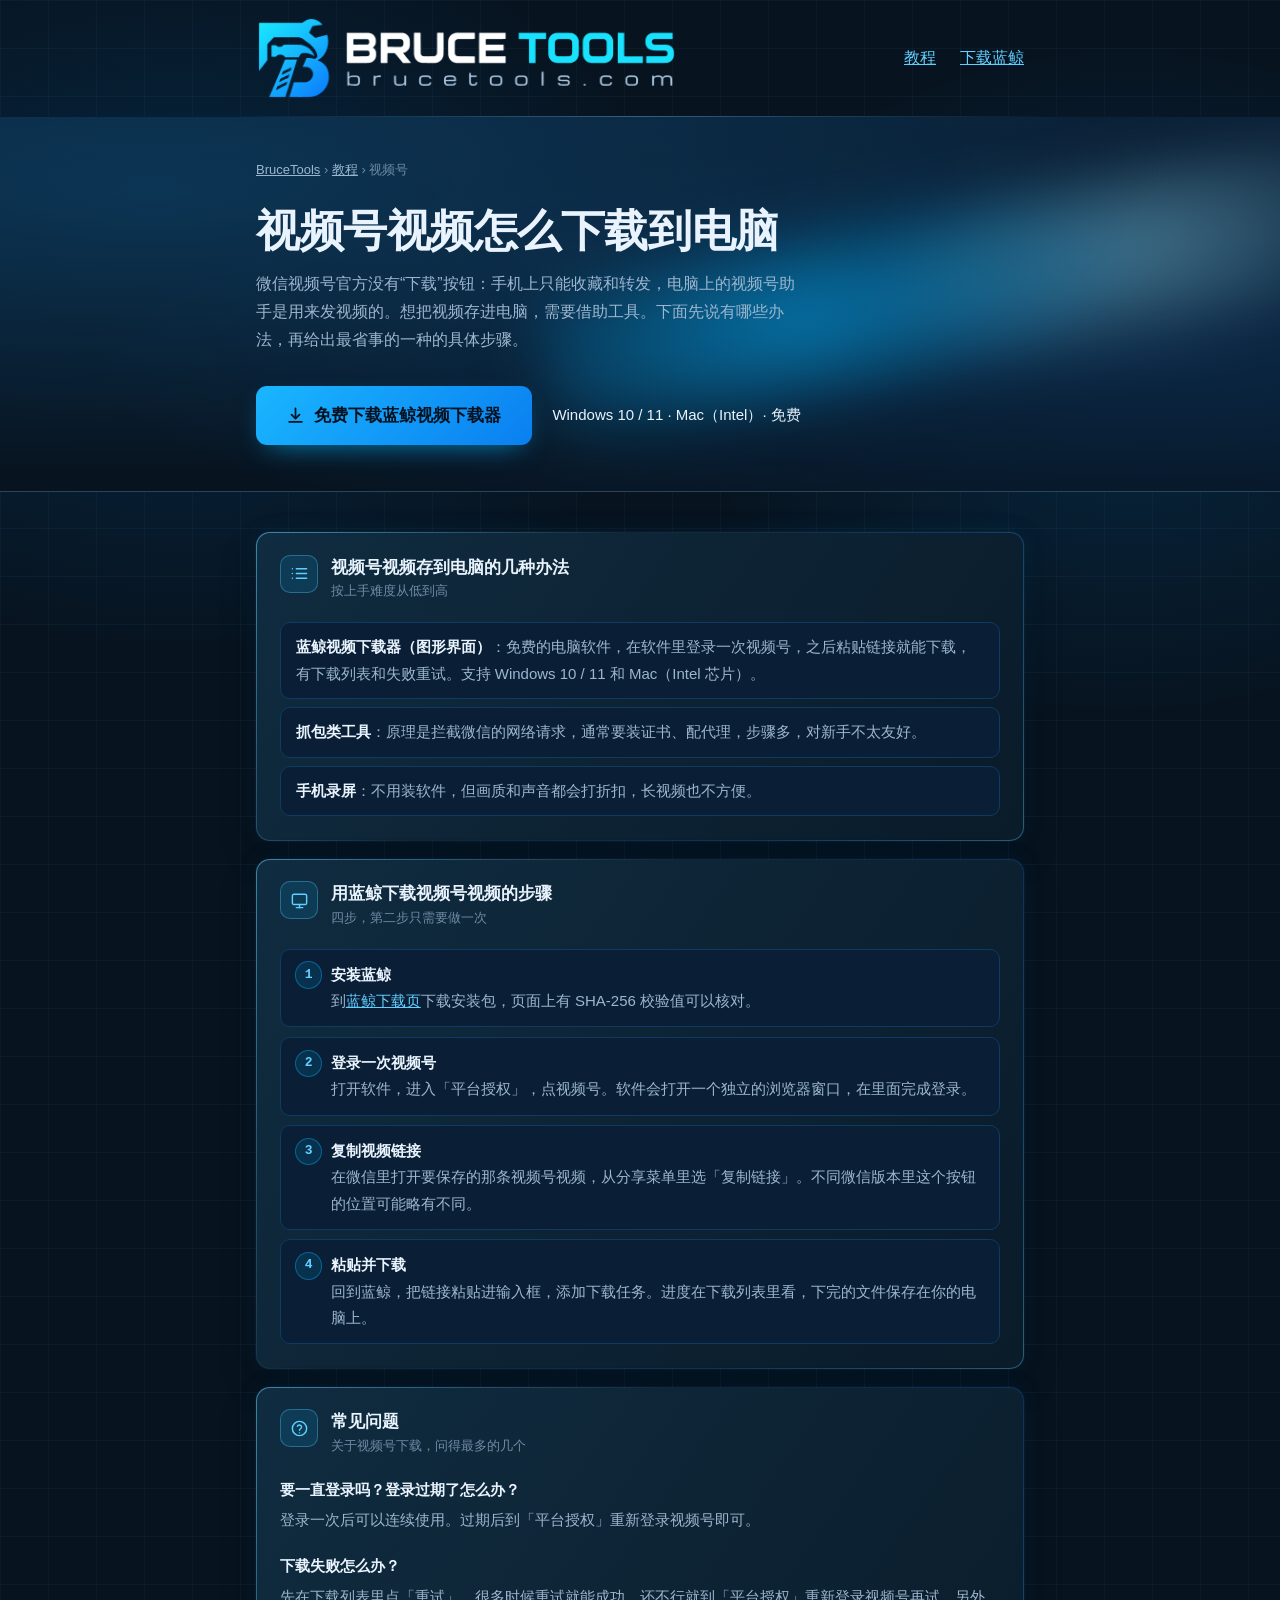
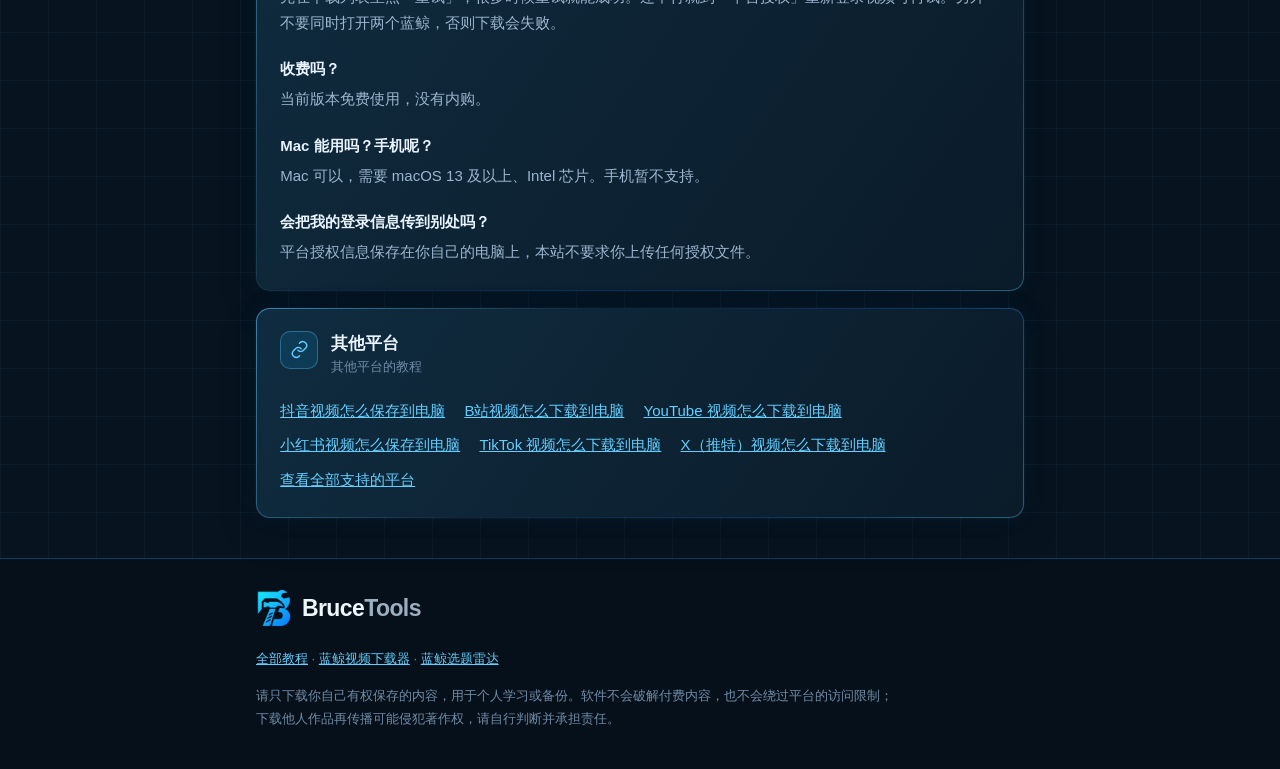
<file: guide/shipinhao/index.html>
<!doctype html>
<html lang="zh-CN"><head><meta charset="utf-8"><meta name="viewport" content="width=device-width,initial-scale=1"><title>视频号视频怎么下载到电脑？2026 实测方法与步骤 · BruceTools</title><meta name="description" content="微信视频号官方没有下载按钮。这里整理了把视频号视频保存到电脑的几种办法，以及用免费的蓝鲸视频下载器（Windows / Mac）粘贴链接下载的具体步骤和常见问题。"><link rel="canonical" href="https://brucetools.com/guide/shipinhao/"><link rel="icon" type="image/x-icon" sizes="16x16 32x32 48x48" href="/assets/favicon.ico"><link rel="icon" type="image/png" sizes="32x32" href="/assets/favicon-32.png"><link rel="apple-touch-icon" sizes="180x180" href="/assets/apple-touch-icon.png"><link rel="stylesheet" href="/assets/guide.css"><link rel="stylesheet" href="/assets/brand.css"><script src="/assets/motion.js" defer></script><script src="/assets/la.js" defer></script><meta property="og:type" content="article"><meta property="og:site_name" content="BruceTools"><meta property="og:locale" content="zh_CN"><meta property="og:url" content="https://brucetools.com/guide/shipinhao/"><meta property="og:title" content="视频号视频怎么下载到电脑？2026 实测方法与步骤"><meta property="og:description" content="微信视频号官方没有下载按钮。这里整理了把视频号视频保存到电脑的几种办法，以及用免费的蓝鲸视频下载器（Windows / Mac）粘贴链接下载的具体步骤和常见问题。"><meta property="og:image" content="https://brucetools.com/assets/og-card.jpg"><meta property="og:image:width" content="1200"><meta property="og:image:height" content="630"><meta name="twitter:card" content="summary_large_image"><script type="application/ld+json">{"@context": "https://schema.org", "@type": "HowTo", "name": "视频号视频怎么下载到电脑", "inLanguage": "zh-CN", "description": "微信视频号官方没有下载按钮。这里整理了把视频号视频保存到电脑的几种办法，以及用免费的蓝鲸视频下载器（Windows / Mac）粘贴链接下载的具体步骤和常见问题。", "step": [{"@type": "HowToStep", "name": "安装蓝鲸", "text": "到蓝鲸下载页下载安装包，页面上有 SHA-256 校验值可以核对。"}, {"@type": "HowToStep", "name": "登录一次视频号", "text": "打开软件，进入「平台授权」，点视频号。软件会打开一个独立的浏览器窗口，在里面完成登录。"}, {"@type": "HowToStep", "name": "复制视频链接", "text": "在微信里打开要保存的那条视频号视频，从分享菜单里选「复制链接」。不同微信版本里这个按钮的位置可能略有不同。"}, {"@type": "HowToStep", "name": "粘贴并下载", "text": "回到蓝鲸，把链接粘贴进输入框，添加下载任务。进度在下载列表里看，下完的文件保存在你的电脑上。"}]}</script><script type="application/ld+json">{"@context": "https://schema.org", "@type": "FAQPage", "mainEntity": [{"@type": "Question", "name": "要一直登录吗？登录过期了怎么办？", "acceptedAnswer": {"@type": "Answer", "text": "登录一次后可以连续使用。过期后到「平台授权」重新登录视频号即可。"}}, {"@type": "Question", "name": "下载失败怎么办？", "acceptedAnswer": {"@type": "Answer", "text": "先在下载列表里点「重试」，很多时候重试就能成功。还不行就到「平台授权」重新登录视频号再试。另外不要同时打开两个蓝鲸，否则下载会失败。"}}, {"@type": "Question", "name": "收费吗？", "acceptedAnswer": {"@type": "Answer", "text": "当前版本免费使用，没有内购。"}}, {"@type": "Question", "name": "Mac 能用吗？手机呢？", "acceptedAnswer": {"@type": "Answer", "text": "Mac 可以，需要 macOS 13 及以上、Intel 芯片。手机暂不支持。"}}, {"@type": "Question", "name": "会把我的登录信息传到别处吗？", "acceptedAnswer": {"@type": "Answer", "text": "平台授权信息保存在你自己的电脑上，本站不要求你上传任何授权文件。"}}]}</script><script type="application/ld+json">{"@context": "https://schema.org", "@type": "BreadcrumbList", "itemListElement": [{"@type": "ListItem", "position": 1, "name": "BruceTools", "item": "https://brucetools.com/"}, {"@type": "ListItem", "position": 2, "name": "教程", "item": "https://brucetools.com/guide/"}, {"@type": "ListItem", "position": 3, "name": "视频号视频怎么下载到电脑", "item": "https://brucetools.com/guide/shipinhao/"}]}</script></head><body class="download-page"><a class="skip" href="#main">跳到主要内容</a>

<nav class="wrap" aria-label="主导航" style="padding-block:1rem;display:flex;flex-wrap:wrap;gap:1.5rem"><a class="wordmark brand-header" href="/" aria-label="BruceTools 首页"><img src="/assets/logo-header.webp" alt="BruceTools · brucetools.com" width="337" height="84"></a><a href="/guide/">教程</a><a href="/bluewhale/">下载蓝鲸</a></nav><header class="hero">
  <div class="wrap">
    <p class="crumb"><a href="/">BruceTools</a> › <a href="/guide/">教程</a> › 视频号</p>
    <h1>视频号视频怎么下载到电脑</h1>
    <p class="lede">微信视频号官方没有“下载”按钮：手机上只能收藏和转发，电脑上的视频号助手是用来发视频的。想把视频存进电脑，需要借助工具。下面先说有哪些办法，再给出最省事的一种的具体步骤。</p>
    <div class="get">
      <a class="btn" href="/bluewhale/"><svg viewBox="0 0 24 24" fill="none" stroke="currentColor" stroke-width="2.2" stroke-linecap="round" stroke-linejoin="round" aria-hidden="true"><path d="M12 3v12"/><path d="m7 11 5 5 5-5"/><path d="M4 20h16"/></svg>
        免费下载蓝鲸视频下载器
      </a>
      <span class="alt">Windows 10 / 11 · Mac（Intel）· 免费</span>
    </div>
  </div>
</header>

<main id="main">
  <div class="wrap">

    <section class="panel">
      <div class="phead">
        <span class="picon"><svg viewBox="0 0 24 24" aria-hidden="true"><path d="M8 6h13"/><path d="M8 12h13"/><path d="M8 18h13"/><path d="M3 6h.01"/><path d="M3 12h.01"/><path d="M3 18h.01"/></svg></span>
        <div>
          <h2>视频号视频存到电脑的几种办法</h2>
          <p>按上手难度从低到高</p>
        </div>
      </div>
      <ul class="ways">
        <li><b>蓝鲸视频下载器（图形界面）</b>：免费的电脑软件，在软件里登录一次视频号，之后粘贴链接就能下载，有下载列表和失败重试。支持 Windows 10 / 11 和 Mac（Intel 芯片）。</li>
        <li><b>抓包类工具</b>：原理是拦截微信的网络请求，通常要装证书、配代理，步骤多，对新手不太友好。</li>
        <li><b>手机录屏</b>：不用装软件，但画质和声音都会打折扣，长视频也不方便。</li>
      </ul>
    </section>

    <section class="panel">
      <div class="phead">
        <span class="picon"><svg viewBox="0 0 24 24" aria-hidden="true"><rect x="3" y="4" width="18" height="13" rx="2"/><path d="M8 21h8"/><path d="M12 17v4"/></svg></span>
        <div>
          <h2>用蓝鲸下载视频号视频的步骤</h2>
          <p>四步，第二步只需要做一次</p>
        </div>
      </div>
      <ol class="steps">
        <li><b>安装蓝鲸</b><br>到<a href="/bluewhale/">蓝鲸下载页</a>下载安装包，页面上有 SHA-256 校验值可以核对。</li>
        <li><b>登录一次视频号</b><br>打开软件，进入「平台授权」，点视频号。软件会打开一个独立的浏览器窗口，在里面完成登录。</li>
        <li><b>复制视频链接</b><br>在微信里打开要保存的那条视频号视频，从分享菜单里选「复制链接」。不同微信版本里这个按钮的位置可能略有不同。</li>
        <li><b>粘贴并下载</b><br>回到蓝鲸，把链接粘贴进输入框，添加下载任务。进度在下载列表里看，下完的文件保存在你的电脑上。</li>
      </ol>
    </section>

    <section class="panel">
      <div class="phead">
        <span class="picon"><svg viewBox="0 0 24 24" aria-hidden="true"><circle cx="12" cy="12" r="9"/><path d="M9.3 9.3a2.8 2.8 0 0 1 5.4.9c0 1.9-2.7 2.3-2.7 4"/><path d="M12 17.5h.01"/></svg></span>
        <div>
          <h2>常见问题</h2>
          <p>关于视频号下载，问得最多的几个</p>
        </div>
      </div>
      <ul class="faq">
        <li>
          <h3>要一直登录吗？登录过期了怎么办？</h3>
          <p>登录一次后可以连续使用。过期后到「平台授权」重新登录视频号即可。</p>
        </li>
        <li>
          <h3>下载失败怎么办？</h3>
          <p>先在下载列表里点「重试」，很多时候重试就能成功。还不行就到「平台授权」重新登录视频号再试。另外不要同时打开两个蓝鲸，否则下载会失败。</p>
        </li>
        <li>
          <h3>收费吗？</h3>
          <p>当前版本免费使用，没有内购。</p>
        </li>
        <li>
          <h3>Mac 能用吗？手机呢？</h3>
          <p>Mac 可以，需要 macOS 13 及以上、Intel 芯片。手机暂不支持。</p>
        </li>
        <li>
          <h3>会把我的登录信息传到别处吗？</h3>
          <p>平台授权信息保存在你自己的电脑上，本站不要求你上传任何授权文件。</p>
        </li>
      </ul>
    </section>

    <section class="panel">
      <div class="phead">
        <span class="picon"><svg viewBox="0 0 24 24" aria-hidden="true"><path d="M10 13a5 5 0 0 0 7 0l3-3a5 5 0 0 0-7-7l-1 1"/><path d="M14 11a5 5 0 0 0-7 0l-3 3a5 5 0 0 0 7 7l1-1"/></svg></span>
        <div>
          <h2>其他平台</h2>
          <p>其他平台的教程</p>
        </div>
      </div>
      <p class="more"><a href="/guide/douyin/">抖音视频怎么保存到电脑</a> <a href="/guide/bilibili/">B站视频怎么下载到电脑</a> <a href="/guide/youtube/">YouTube 视频怎么下载到电脑</a> <a href="/guide/xiaohongshu/">小红书视频怎么保存到电脑</a> <a href="/guide/tiktok/">TikTok 视频怎么下载到电脑</a> <a href="/guide/x/">X（推特）视频怎么下载到电脑</a> <a href="/bluewhale/">查看全部支持的平台</a></p>
    </section>

  </div>
</main>

<footer>
  <div class="wrap">
    <a class="wordmark footer-brand" href="/" aria-label="BruceTools 首页"><span class="mark"><img src="/assets/logo-mark.png" alt="BruceTools BT 标志" width="36" height="36"></span>Bruce<span class="soft">Tools</span></a>
    <p><a href="/guide/">全部教程</a> · <a href="/bluewhale/">蓝鲸视频下载器</a> · <a href="/radar/">蓝鲸选题雷达</a></p>
    <p style="margin-top:.6rem">请只下载你自己有权保存的内容，用于个人学习或备份。软件不会破解付费内容，也不会绕过平台的访问限制；下载他人作品再传播可能侵犯著作权，请自行判断并承担责任。</p>
  </div>
</footer>
</body></html>
</file>
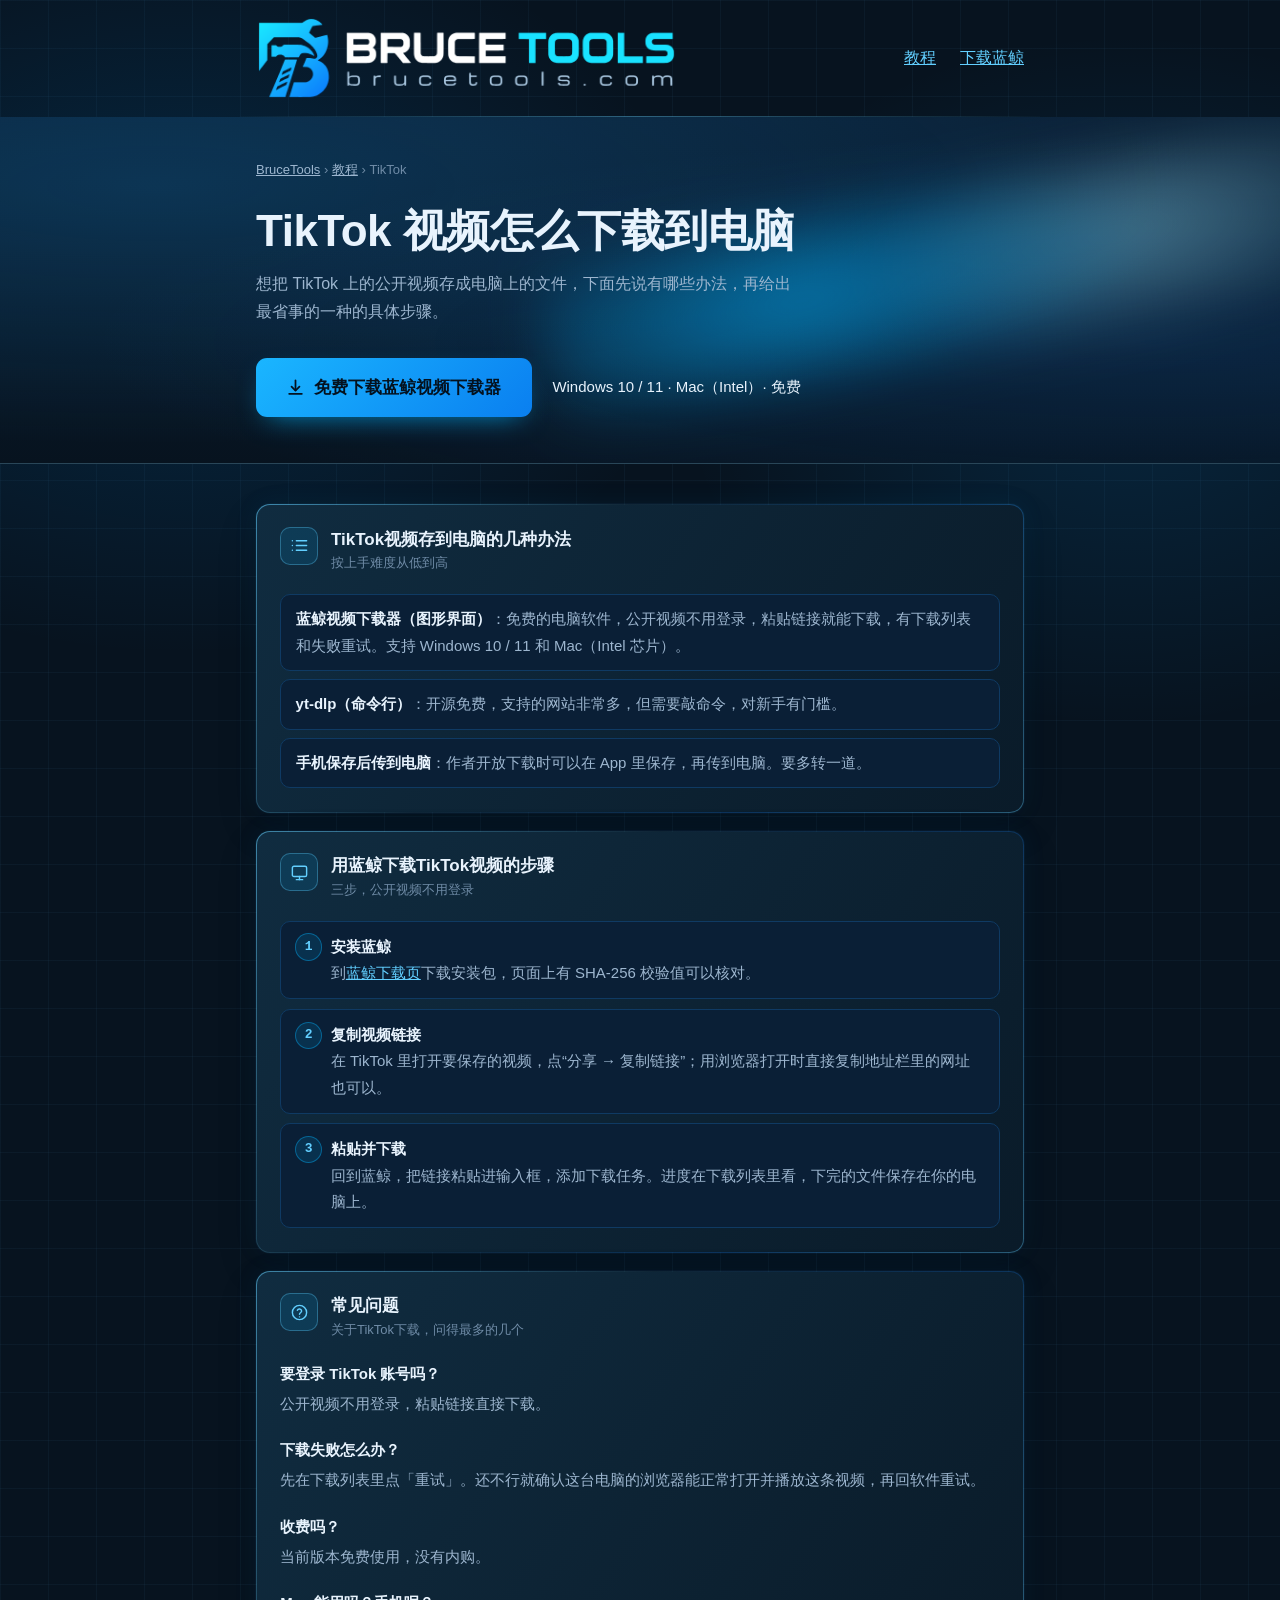
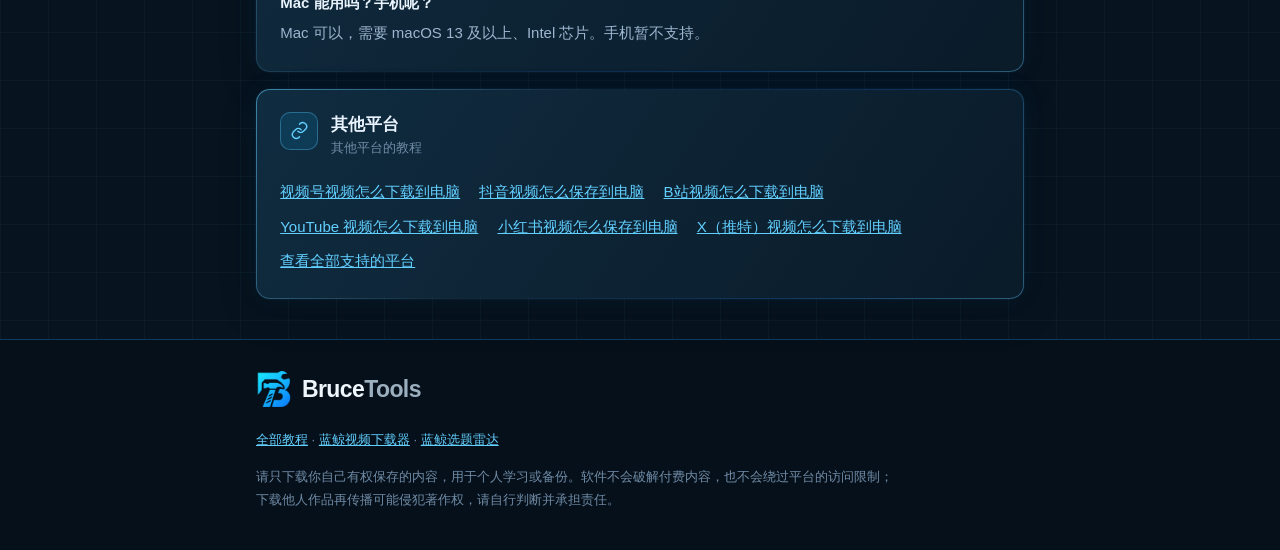
<file: guide/tiktok/index.html>
<!doctype html>
<html lang="zh-CN"><head><meta charset="utf-8"><meta name="viewport" content="width=device-width,initial-scale=1"><title>TikTok 视频怎么下载到电脑？2026 实测方法与步骤 · BruceTools</title><meta name="description" content="这里整理了把 TikTok 视频保存到电脑的几种办法，以及用免费的蓝鲸视频下载器（Windows / Mac）粘贴链接下载的具体步骤和常见问题。公开视频不用登录。"><link rel="canonical" href="https://brucetools.com/guide/tiktok/"><link rel="icon" type="image/x-icon" sizes="16x16 32x32 48x48" href="/assets/favicon.ico"><link rel="icon" type="image/png" sizes="32x32" href="/assets/favicon-32.png"><link rel="apple-touch-icon" sizes="180x180" href="/assets/apple-touch-icon.png"><link rel="stylesheet" href="/assets/guide.css"><link rel="stylesheet" href="/assets/brand.css"><script src="/assets/motion.js" defer></script><script src="/assets/la.js" defer></script><meta property="og:type" content="article"><meta property="og:site_name" content="BruceTools"><meta property="og:locale" content="zh_CN"><meta property="og:url" content="https://brucetools.com/guide/tiktok/"><meta property="og:title" content="TikTok 视频怎么下载到电脑？2026 实测方法与步骤"><meta property="og:description" content="这里整理了把 TikTok 视频保存到电脑的几种办法，以及用免费的蓝鲸视频下载器（Windows / Mac）粘贴链接下载的具体步骤和常见问题。公开视频不用登录。"><meta property="og:image" content="https://brucetools.com/assets/og-card.jpg"><meta property="og:image:width" content="1200"><meta property="og:image:height" content="630"><meta name="twitter:card" content="summary_large_image"><script type="application/ld+json">{"@context": "https://schema.org", "@type": "HowTo", "name": "TikTok 视频怎么下载到电脑", "inLanguage": "zh-CN", "description": "这里整理了把 TikTok 视频保存到电脑的几种办法，以及用免费的蓝鲸视频下载器（Windows / Mac）粘贴链接下载的具体步骤和常见问题。公开视频不用登录。", "step": [{"@type": "HowToStep", "name": "安装蓝鲸", "text": "到蓝鲸下载页下载安装包，页面上有 SHA-256 校验值可以核对。"}, {"@type": "HowToStep", "name": "复制视频链接", "text": "在 TikTok 里打开要保存的视频，点“分享 → 复制链接”；用浏览器打开时直接复制地址栏里的网址也可以。"}, {"@type": "HowToStep", "name": "粘贴并下载", "text": "回到蓝鲸，把链接粘贴进输入框，添加下载任务。进度在下载列表里看，下完的文件保存在你的电脑上。"}]}</script><script type="application/ld+json">{"@context": "https://schema.org", "@type": "FAQPage", "mainEntity": [{"@type": "Question", "name": "要登录 TikTok 账号吗？", "acceptedAnswer": {"@type": "Answer", "text": "公开视频不用登录，粘贴链接直接下载。"}}, {"@type": "Question", "name": "下载失败怎么办？", "acceptedAnswer": {"@type": "Answer", "text": "先在下载列表里点「重试」。还不行就确认这台电脑的浏览器能正常打开并播放这条视频，再回软件重试。"}}, {"@type": "Question", "name": "收费吗？", "acceptedAnswer": {"@type": "Answer", "text": "当前版本免费使用，没有内购。"}}, {"@type": "Question", "name": "Mac 能用吗？手机呢？", "acceptedAnswer": {"@type": "Answer", "text": "Mac 可以，需要 macOS 13 及以上、Intel 芯片。手机暂不支持。"}}]}</script><script type="application/ld+json">{"@context": "https://schema.org", "@type": "BreadcrumbList", "itemListElement": [{"@type": "ListItem", "position": 1, "name": "BruceTools", "item": "https://brucetools.com/"}, {"@type": "ListItem", "position": 2, "name": "教程", "item": "https://brucetools.com/guide/"}, {"@type": "ListItem", "position": 3, "name": "TikTok 视频怎么下载到电脑", "item": "https://brucetools.com/guide/tiktok/"}]}</script></head><body class="download-page"><a class="skip" href="#main">跳到主要内容</a>

<nav class="wrap" aria-label="主导航" style="padding-block:1rem;display:flex;flex-wrap:wrap;gap:1.5rem"><a class="wordmark brand-header" href="/" aria-label="BruceTools 首页"><img src="/assets/logo-header.webp" alt="BruceTools · brucetools.com" width="337" height="84"></a><a href="/guide/">教程</a><a href="/bluewhale/">下载蓝鲸</a></nav><header class="hero">
  <div class="wrap">
    <p class="crumb"><a href="/">BruceTools</a> › <a href="/guide/">教程</a> › TikTok</p>
    <h1>TikTok 视频怎么下载到电脑</h1>
    <p class="lede">想把 TikTok 上的公开视频存成电脑上的文件，下面先说有哪些办法，再给出最省事的一种的具体步骤。</p>
    <div class="get">
      <a class="btn" href="/bluewhale/"><svg viewBox="0 0 24 24" fill="none" stroke="currentColor" stroke-width="2.2" stroke-linecap="round" stroke-linejoin="round" aria-hidden="true"><path d="M12 3v12"/><path d="m7 11 5 5 5-5"/><path d="M4 20h16"/></svg>
        免费下载蓝鲸视频下载器
      </a>
      <span class="alt">Windows 10 / 11 · Mac（Intel）· 免费</span>
    </div>
  </div>
</header>

<main id="main">
  <div class="wrap">

    <section class="panel">
      <div class="phead">
        <span class="picon"><svg viewBox="0 0 24 24" aria-hidden="true"><path d="M8 6h13"/><path d="M8 12h13"/><path d="M8 18h13"/><path d="M3 6h.01"/><path d="M3 12h.01"/><path d="M3 18h.01"/></svg></span>
        <div>
          <h2>TikTok视频存到电脑的几种办法</h2>
          <p>按上手难度从低到高</p>
        </div>
      </div>
      <ul class="ways">
        <li><b>蓝鲸视频下载器（图形界面）</b>：免费的电脑软件，公开视频不用登录，粘贴链接就能下载，有下载列表和失败重试。支持 Windows 10 / 11 和 Mac（Intel 芯片）。</li>
        <li><b>yt-dlp（命令行）</b>：开源免费，支持的网站非常多，但需要敲命令，对新手有门槛。</li>
        <li><b>手机保存后传到电脑</b>：作者开放下载时可以在 App 里保存，再传到电脑。要多转一道。</li>
      </ul>
    </section>

    <section class="panel">
      <div class="phead">
        <span class="picon"><svg viewBox="0 0 24 24" aria-hidden="true"><rect x="3" y="4" width="18" height="13" rx="2"/><path d="M8 21h8"/><path d="M12 17v4"/></svg></span>
        <div>
          <h2>用蓝鲸下载TikTok视频的步骤</h2>
          <p>三步，公开视频不用登录</p>
        </div>
      </div>
      <ol class="steps">
        <li><b>安装蓝鲸</b><br>到<a href="/bluewhale/">蓝鲸下载页</a>下载安装包，页面上有 SHA-256 校验值可以核对。</li>
        <li><b>复制视频链接</b><br>在 TikTok 里打开要保存的视频，点“分享 → 复制链接”；用浏览器打开时直接复制地址栏里的网址也可以。</li>
        <li><b>粘贴并下载</b><br>回到蓝鲸，把链接粘贴进输入框，添加下载任务。进度在下载列表里看，下完的文件保存在你的电脑上。</li>
      </ol>
    </section>

    <section class="panel">
      <div class="phead">
        <span class="picon"><svg viewBox="0 0 24 24" aria-hidden="true"><circle cx="12" cy="12" r="9"/><path d="M9.3 9.3a2.8 2.8 0 0 1 5.4.9c0 1.9-2.7 2.3-2.7 4"/><path d="M12 17.5h.01"/></svg></span>
        <div>
          <h2>常见问题</h2>
          <p>关于TikTok下载，问得最多的几个</p>
        </div>
      </div>
      <ul class="faq">
        <li>
          <h3>要登录 TikTok 账号吗？</h3>
          <p>公开视频不用登录，粘贴链接直接下载。</p>
        </li>
        <li>
          <h3>下载失败怎么办？</h3>
          <p>先在下载列表里点「重试」。还不行就确认这台电脑的浏览器能正常打开并播放这条视频，再回软件重试。</p>
        </li>
        <li>
          <h3>收费吗？</h3>
          <p>当前版本免费使用，没有内购。</p>
        </li>
        <li>
          <h3>Mac 能用吗？手机呢？</h3>
          <p>Mac 可以，需要 macOS 13 及以上、Intel 芯片。手机暂不支持。</p>
        </li>
      </ul>
    </section>

    <section class="panel">
      <div class="phead">
        <span class="picon"><svg viewBox="0 0 24 24" aria-hidden="true"><path d="M10 13a5 5 0 0 0 7 0l3-3a5 5 0 0 0-7-7l-1 1"/><path d="M14 11a5 5 0 0 0-7 0l-3 3a5 5 0 0 0 7 7l1-1"/></svg></span>
        <div>
          <h2>其他平台</h2>
          <p>其他平台的教程</p>
        </div>
      </div>
      <p class="more"><a href="/guide/shipinhao/">视频号视频怎么下载到电脑</a> <a href="/guide/douyin/">抖音视频怎么保存到电脑</a> <a href="/guide/bilibili/">B站视频怎么下载到电脑</a> <a href="/guide/youtube/">YouTube 视频怎么下载到电脑</a> <a href="/guide/xiaohongshu/">小红书视频怎么保存到电脑</a> <a href="/guide/x/">X（推特）视频怎么下载到电脑</a> <a href="/bluewhale/">查看全部支持的平台</a></p>
    </section>

  </div>
</main>

<footer>
  <div class="wrap">
    <a class="wordmark footer-brand" href="/" aria-label="BruceTools 首页"><span class="mark"><img src="/assets/logo-mark.png" alt="BruceTools BT 标志" width="36" height="36"></span>Bruce<span class="soft">Tools</span></a>
    <p><a href="/guide/">全部教程</a> · <a href="/bluewhale/">蓝鲸视频下载器</a> · <a href="/radar/">蓝鲸选题雷达</a></p>
    <p style="margin-top:.6rem">请只下载你自己有权保存的内容，用于个人学习或备份。软件不会破解付费内容，也不会绕过平台的访问限制；下载他人作品再传播可能侵犯著作权，请自行判断并承担责任。</p>
  </div>
</footer>
</body></html>
</file>
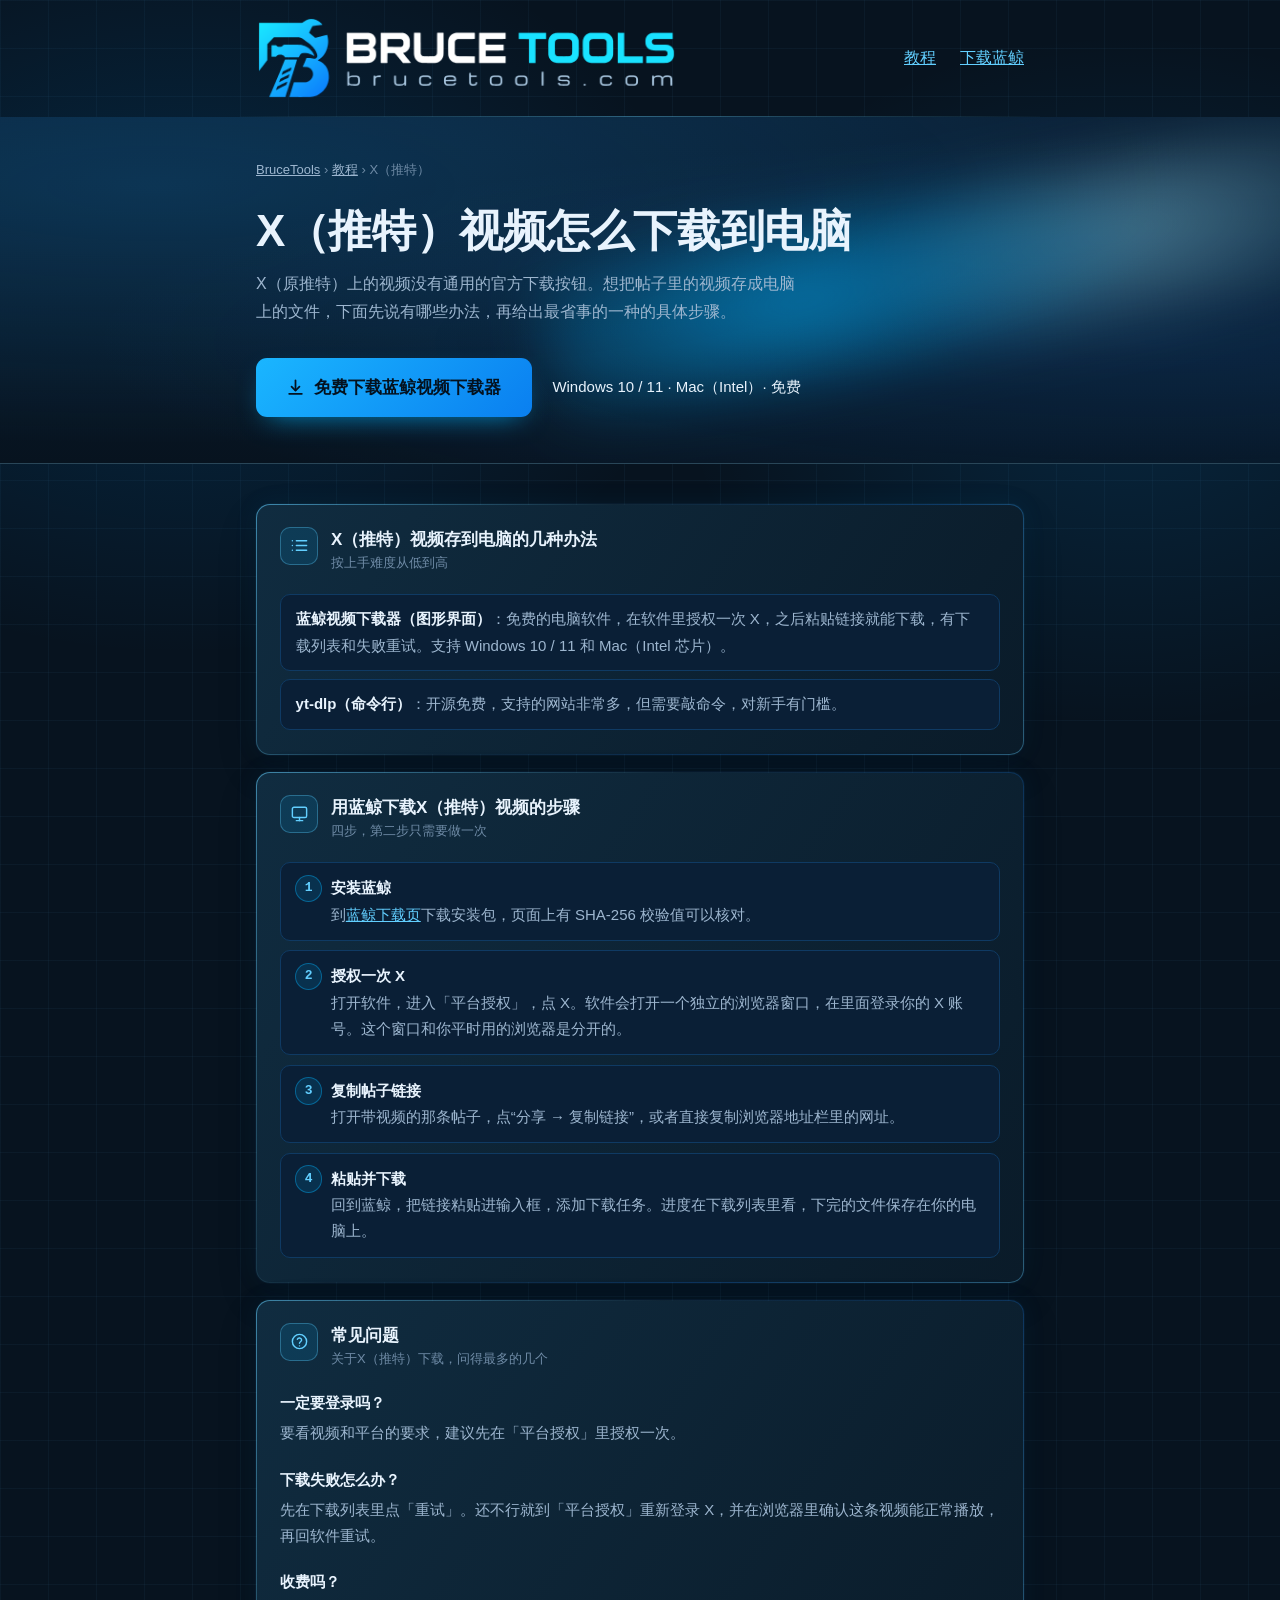
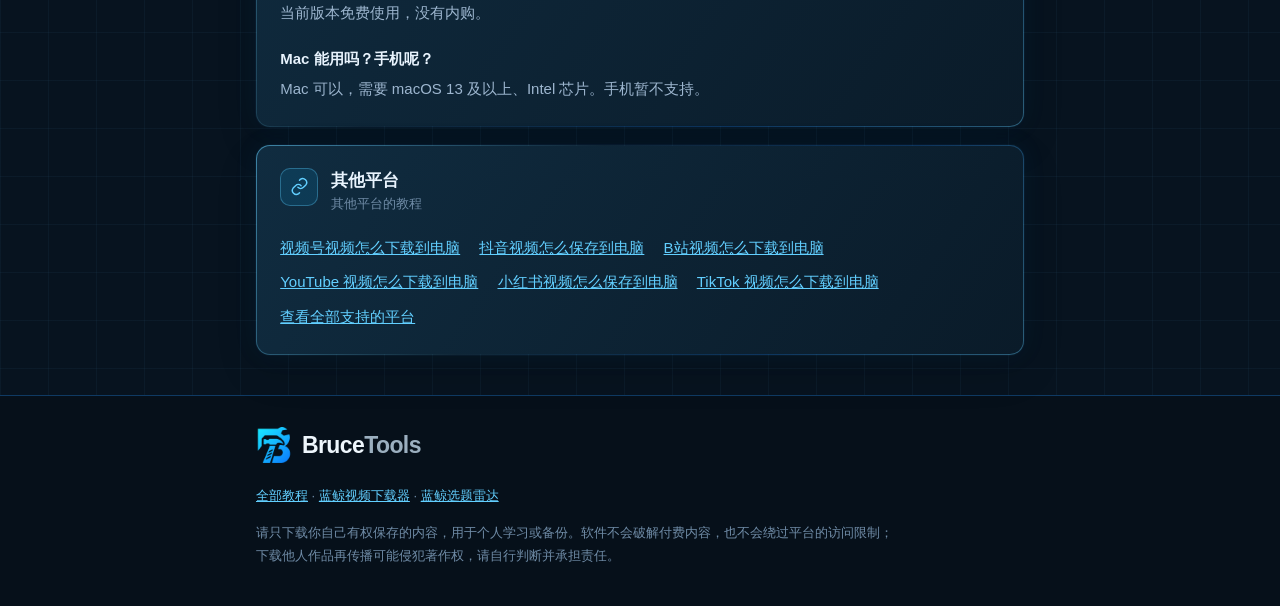
<file: guide/x/index.html>
<!doctype html>
<html lang="zh-CN"><head><meta charset="utf-8"><meta name="viewport" content="width=device-width,initial-scale=1"><title>X（推特）视频怎么下载到电脑？2026 实测方法与步骤 · BruceTools</title><meta name="description" content="X（原推特）没有官方的视频下载按钮。这里整理了把 X 上的视频保存到电脑的几种办法，以及用免费的蓝鲸视频下载器（Windows / Mac）粘贴链接下载的具体步骤和常见问题。"><link rel="canonical" href="https://brucetools.com/guide/x/"><link rel="icon" type="image/x-icon" sizes="16x16 32x32 48x48" href="/assets/favicon.ico"><link rel="icon" type="image/png" sizes="32x32" href="/assets/favicon-32.png"><link rel="apple-touch-icon" sizes="180x180" href="/assets/apple-touch-icon.png"><link rel="stylesheet" href="/assets/guide.css"><link rel="stylesheet" href="/assets/brand.css"><script src="/assets/motion.js" defer></script><script src="/assets/la.js" defer></script><meta property="og:type" content="article"><meta property="og:site_name" content="BruceTools"><meta property="og:locale" content="zh_CN"><meta property="og:url" content="https://brucetools.com/guide/x/"><meta property="og:title" content="X（推特）视频怎么下载到电脑？2026 实测方法与步骤"><meta property="og:description" content="X（原推特）没有官方的视频下载按钮。这里整理了把 X 上的视频保存到电脑的几种办法，以及用免费的蓝鲸视频下载器（Windows / Mac）粘贴链接下载的具体步骤和常见问题。"><meta property="og:image" content="https://brucetools.com/assets/og-card.jpg"><meta property="og:image:width" content="1200"><meta property="og:image:height" content="630"><meta name="twitter:card" content="summary_large_image"><script type="application/ld+json">{"@context": "https://schema.org", "@type": "HowTo", "name": "X（推特）视频怎么下载到电脑", "inLanguage": "zh-CN", "description": "X（原推特）没有官方的视频下载按钮。这里整理了把 X 上的视频保存到电脑的几种办法，以及用免费的蓝鲸视频下载器（Windows / Mac）粘贴链接下载的具体步骤和常见问题。", "step": [{"@type": "HowToStep", "name": "安装蓝鲸", "text": "到蓝鲸下载页下载安装包，页面上有 SHA-256 校验值可以核对。"}, {"@type": "HowToStep", "name": "授权一次 X", "text": "打开软件，进入「平台授权」，点 X。软件会打开一个独立的浏览器窗口，在里面登录你的 X 账号。这个窗口和你平时用的浏览器是分开的。"}, {"@type": "HowToStep", "name": "复制帖子链接", "text": "打开带视频的那条帖子，点“分享 → 复制链接”，或者直接复制浏览器地址栏里的网址。"}, {"@type": "HowToStep", "name": "粘贴并下载", "text": "回到蓝鲸，把链接粘贴进输入框，添加下载任务。进度在下载列表里看，下完的文件保存在你的电脑上。"}]}</script><script type="application/ld+json">{"@context": "https://schema.org", "@type": "FAQPage", "mainEntity": [{"@type": "Question", "name": "一定要登录吗？", "acceptedAnswer": {"@type": "Answer", "text": "要看视频和平台的要求，建议先在「平台授权」里授权一次。"}}, {"@type": "Question", "name": "下载失败怎么办？", "acceptedAnswer": {"@type": "Answer", "text": "先在下载列表里点「重试」。还不行就到「平台授权」重新登录 X，并在浏览器里确认这条视频能正常播放，再回软件重试。"}}, {"@type": "Question", "name": "收费吗？", "acceptedAnswer": {"@type": "Answer", "text": "当前版本免费使用，没有内购。"}}, {"@type": "Question", "name": "Mac 能用吗？手机呢？", "acceptedAnswer": {"@type": "Answer", "text": "Mac 可以，需要 macOS 13 及以上、Intel 芯片。手机暂不支持。"}}]}</script><script type="application/ld+json">{"@context": "https://schema.org", "@type": "BreadcrumbList", "itemListElement": [{"@type": "ListItem", "position": 1, "name": "BruceTools", "item": "https://brucetools.com/"}, {"@type": "ListItem", "position": 2, "name": "教程", "item": "https://brucetools.com/guide/"}, {"@type": "ListItem", "position": 3, "name": "X（推特）视频怎么下载到电脑", "item": "https://brucetools.com/guide/x/"}]}</script></head><body class="download-page"><a class="skip" href="#main">跳到主要内容</a>

<nav class="wrap" aria-label="主导航" style="padding-block:1rem;display:flex;flex-wrap:wrap;gap:1.5rem"><a class="wordmark brand-header" href="/" aria-label="BruceTools 首页"><img src="/assets/logo-header.webp" alt="BruceTools · brucetools.com" width="337" height="84"></a><a href="/guide/">教程</a><a href="/bluewhale/">下载蓝鲸</a></nav><header class="hero">
  <div class="wrap">
    <p class="crumb"><a href="/">BruceTools</a> › <a href="/guide/">教程</a> › X（推特）</p>
    <h1>X（推特）视频怎么下载到电脑</h1>
    <p class="lede">X（原推特）上的视频没有通用的官方下载按钮。想把帖子里的视频存成电脑上的文件，下面先说有哪些办法，再给出最省事的一种的具体步骤。</p>
    <div class="get">
      <a class="btn" href="/bluewhale/"><svg viewBox="0 0 24 24" fill="none" stroke="currentColor" stroke-width="2.2" stroke-linecap="round" stroke-linejoin="round" aria-hidden="true"><path d="M12 3v12"/><path d="m7 11 5 5 5-5"/><path d="M4 20h16"/></svg>
        免费下载蓝鲸视频下载器
      </a>
      <span class="alt">Windows 10 / 11 · Mac（Intel）· 免费</span>
    </div>
  </div>
</header>

<main id="main">
  <div class="wrap">

    <section class="panel">
      <div class="phead">
        <span class="picon"><svg viewBox="0 0 24 24" aria-hidden="true"><path d="M8 6h13"/><path d="M8 12h13"/><path d="M8 18h13"/><path d="M3 6h.01"/><path d="M3 12h.01"/><path d="M3 18h.01"/></svg></span>
        <div>
          <h2>X（推特）视频存到电脑的几种办法</h2>
          <p>按上手难度从低到高</p>
        </div>
      </div>
      <ul class="ways">
        <li><b>蓝鲸视频下载器（图形界面）</b>：免费的电脑软件，在软件里授权一次 X，之后粘贴链接就能下载，有下载列表和失败重试。支持 Windows 10 / 11 和 Mac（Intel 芯片）。</li>
        <li><b>yt-dlp（命令行）</b>：开源免费，支持的网站非常多，但需要敲命令，对新手有门槛。</li>
      </ul>
    </section>

    <section class="panel">
      <div class="phead">
        <span class="picon"><svg viewBox="0 0 24 24" aria-hidden="true"><rect x="3" y="4" width="18" height="13" rx="2"/><path d="M8 21h8"/><path d="M12 17v4"/></svg></span>
        <div>
          <h2>用蓝鲸下载X（推特）视频的步骤</h2>
          <p>四步，第二步只需要做一次</p>
        </div>
      </div>
      <ol class="steps">
        <li><b>安装蓝鲸</b><br>到<a href="/bluewhale/">蓝鲸下载页</a>下载安装包，页面上有 SHA-256 校验值可以核对。</li>
        <li><b>授权一次 X</b><br>打开软件，进入「平台授权」，点 X。软件会打开一个独立的浏览器窗口，在里面登录你的 X 账号。这个窗口和你平时用的浏览器是分开的。</li>
        <li><b>复制帖子链接</b><br>打开带视频的那条帖子，点“分享 → 复制链接”，或者直接复制浏览器地址栏里的网址。</li>
        <li><b>粘贴并下载</b><br>回到蓝鲸，把链接粘贴进输入框，添加下载任务。进度在下载列表里看，下完的文件保存在你的电脑上。</li>
      </ol>
    </section>

    <section class="panel">
      <div class="phead">
        <span class="picon"><svg viewBox="0 0 24 24" aria-hidden="true"><circle cx="12" cy="12" r="9"/><path d="M9.3 9.3a2.8 2.8 0 0 1 5.4.9c0 1.9-2.7 2.3-2.7 4"/><path d="M12 17.5h.01"/></svg></span>
        <div>
          <h2>常见问题</h2>
          <p>关于X（推特）下载，问得最多的几个</p>
        </div>
      </div>
      <ul class="faq">
        <li>
          <h3>一定要登录吗？</h3>
          <p>要看视频和平台的要求，建议先在「平台授权」里授权一次。</p>
        </li>
        <li>
          <h3>下载失败怎么办？</h3>
          <p>先在下载列表里点「重试」。还不行就到「平台授权」重新登录 X，并在浏览器里确认这条视频能正常播放，再回软件重试。</p>
        </li>
        <li>
          <h3>收费吗？</h3>
          <p>当前版本免费使用，没有内购。</p>
        </li>
        <li>
          <h3>Mac 能用吗？手机呢？</h3>
          <p>Mac 可以，需要 macOS 13 及以上、Intel 芯片。手机暂不支持。</p>
        </li>
      </ul>
    </section>

    <section class="panel">
      <div class="phead">
        <span class="picon"><svg viewBox="0 0 24 24" aria-hidden="true"><path d="M10 13a5 5 0 0 0 7 0l3-3a5 5 0 0 0-7-7l-1 1"/><path d="M14 11a5 5 0 0 0-7 0l-3 3a5 5 0 0 0 7 7l1-1"/></svg></span>
        <div>
          <h2>其他平台</h2>
          <p>其他平台的教程</p>
        </div>
      </div>
      <p class="more"><a href="/guide/shipinhao/">视频号视频怎么下载到电脑</a> <a href="/guide/douyin/">抖音视频怎么保存到电脑</a> <a href="/guide/bilibili/">B站视频怎么下载到电脑</a> <a href="/guide/youtube/">YouTube 视频怎么下载到电脑</a> <a href="/guide/xiaohongshu/">小红书视频怎么保存到电脑</a> <a href="/guide/tiktok/">TikTok 视频怎么下载到电脑</a> <a href="/bluewhale/">查看全部支持的平台</a></p>
    </section>

  </div>
</main>

<footer>
  <div class="wrap">
    <a class="wordmark footer-brand" href="/" aria-label="BruceTools 首页"><span class="mark"><img src="/assets/logo-mark.png" alt="BruceTools BT 标志" width="36" height="36"></span>Bruce<span class="soft">Tools</span></a>
    <p><a href="/guide/">全部教程</a> · <a href="/bluewhale/">蓝鲸视频下载器</a> · <a href="/radar/">蓝鲸选题雷达</a></p>
    <p style="margin-top:.6rem">请只下载你自己有权保存的内容，用于个人学习或备份。软件不会破解付费内容，也不会绕过平台的访问限制；下载他人作品再传播可能侵犯著作权，请自行判断并承担责任。</p>
  </div>
</footer>
</body></html>
</file>
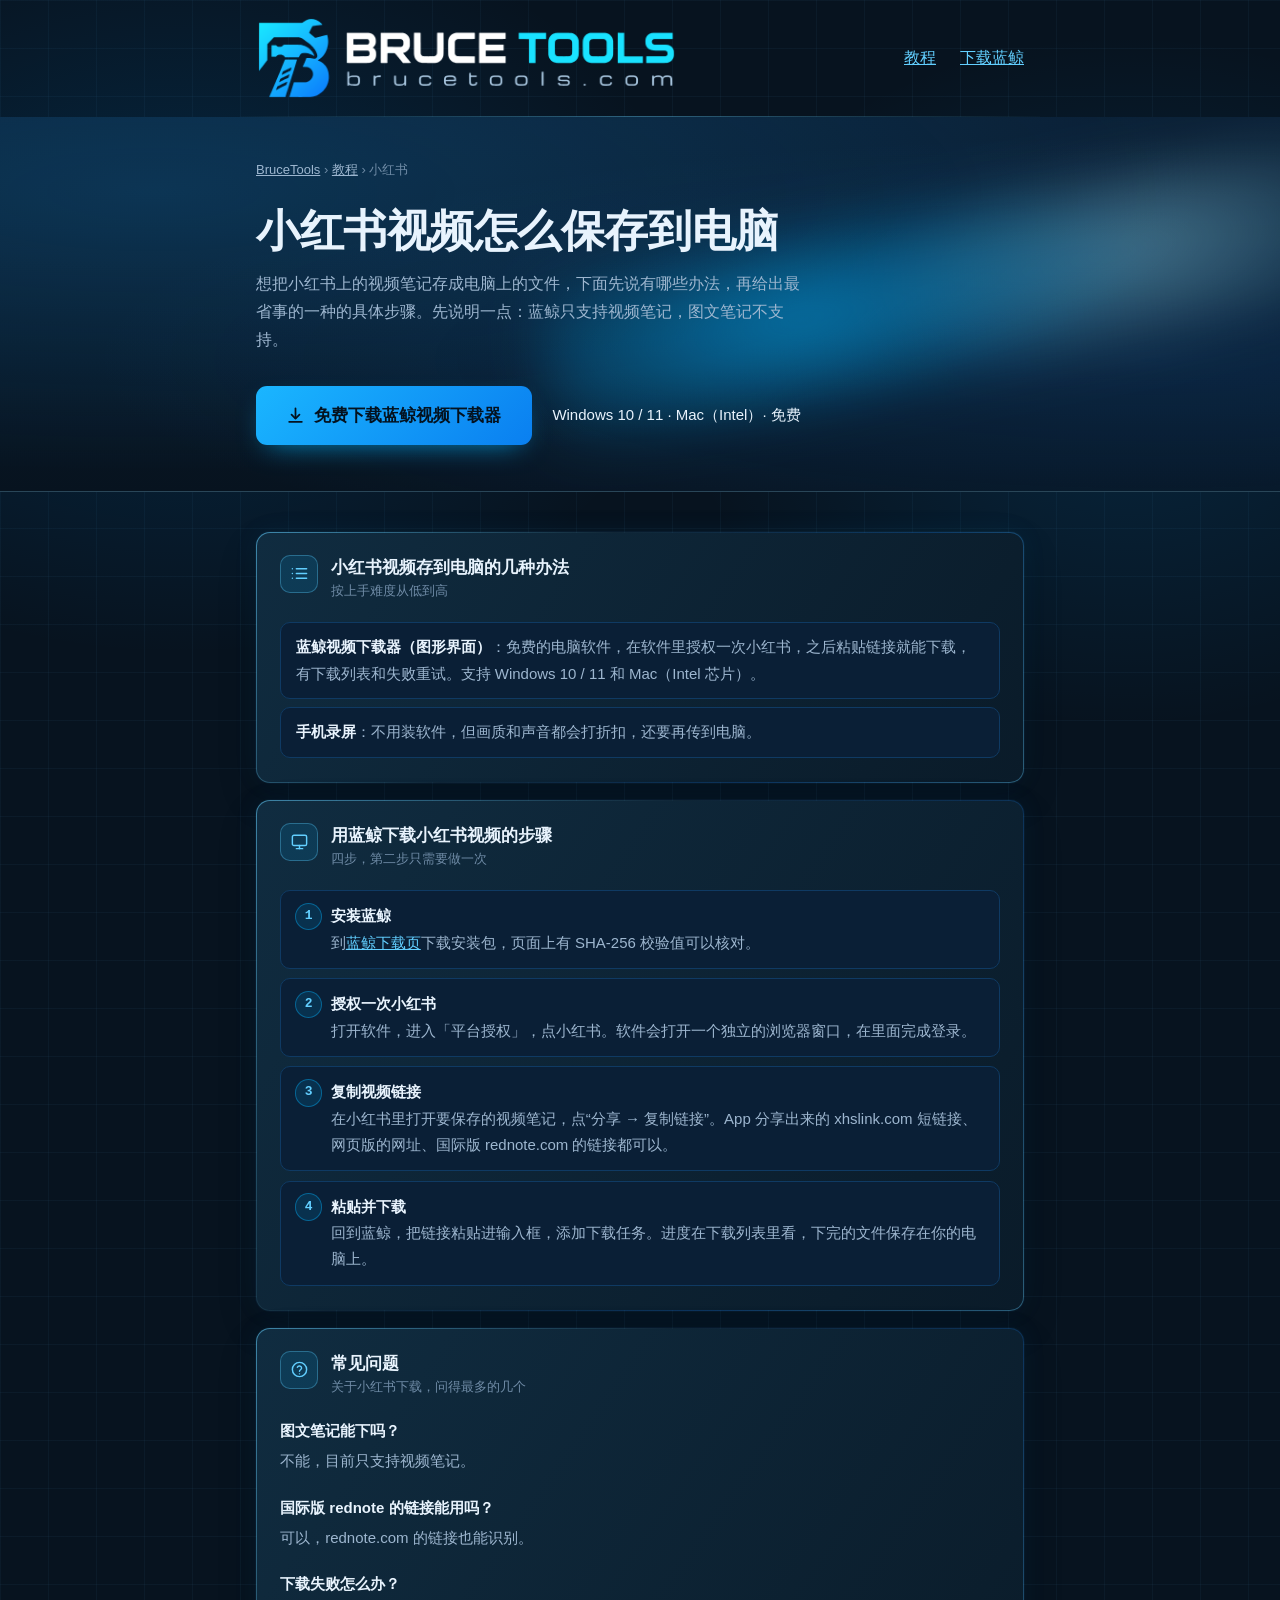
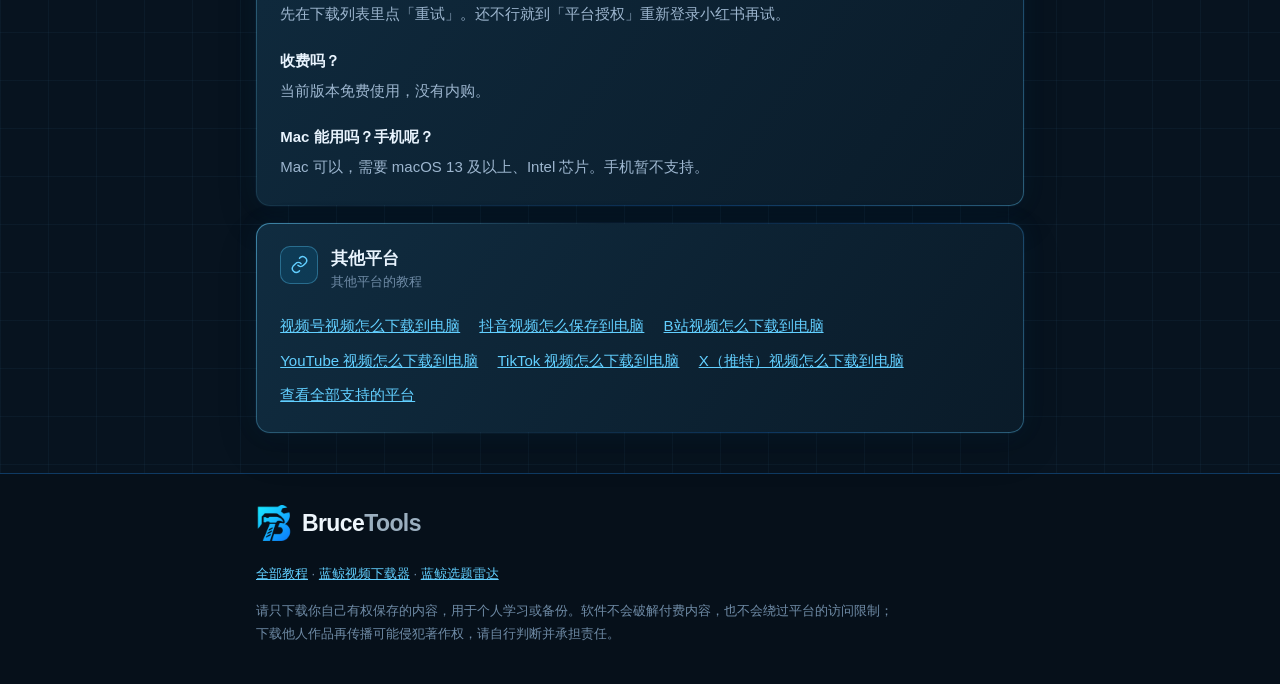
<file: guide/xiaohongshu/index.html>
<!doctype html>
<html lang="zh-CN"><head><meta charset="utf-8"><meta name="viewport" content="width=device-width,initial-scale=1"><title>小红书视频怎么保存到电脑？2026 实测方法与步骤 · BruceTools</title><meta name="description" content="这里整理了把小红书视频保存到电脑的办法，以及用免费的蓝鲸视频下载器（Windows / Mac）粘贴链接下载的具体步骤和常见问题。只支持视频笔记，图文笔记不支持。"><link rel="canonical" href="https://brucetools.com/guide/xiaohongshu/"><link rel="icon" type="image/x-icon" sizes="16x16 32x32 48x48" href="/assets/favicon.ico"><link rel="icon" type="image/png" sizes="32x32" href="/assets/favicon-32.png"><link rel="apple-touch-icon" sizes="180x180" href="/assets/apple-touch-icon.png"><link rel="stylesheet" href="/assets/guide.css"><link rel="stylesheet" href="/assets/brand.css"><script src="/assets/motion.js" defer></script><script src="/assets/la.js" defer></script><meta property="og:type" content="article"><meta property="og:site_name" content="BruceTools"><meta property="og:locale" content="zh_CN"><meta property="og:url" content="https://brucetools.com/guide/xiaohongshu/"><meta property="og:title" content="小红书视频怎么保存到电脑？2026 实测方法与步骤"><meta property="og:description" content="这里整理了把小红书视频保存到电脑的办法，以及用免费的蓝鲸视频下载器（Windows / Mac）粘贴链接下载的具体步骤和常见问题。只支持视频笔记，图文笔记不支持。"><meta property="og:image" content="https://brucetools.com/assets/og-card.jpg"><meta property="og:image:width" content="1200"><meta property="og:image:height" content="630"><meta name="twitter:card" content="summary_large_image"><script type="application/ld+json">{"@context": "https://schema.org", "@type": "HowTo", "name": "小红书视频怎么保存到电脑", "inLanguage": "zh-CN", "description": "这里整理了把小红书视频保存到电脑的办法，以及用免费的蓝鲸视频下载器（Windows / Mac）粘贴链接下载的具体步骤和常见问题。只支持视频笔记，图文笔记不支持。", "step": [{"@type": "HowToStep", "name": "安装蓝鲸", "text": "到蓝鲸下载页下载安装包，页面上有 SHA-256 校验值可以核对。"}, {"@type": "HowToStep", "name": "授权一次小红书", "text": "打开软件，进入「平台授权」，点小红书。软件会打开一个独立的浏览器窗口，在里面完成登录。"}, {"@type": "HowToStep", "name": "复制视频链接", "text": "在小红书里打开要保存的视频笔记，点“分享 → 复制链接”。App 分享出来的 xhslink.com 短链接、网页版的网址、国际版 rednote.com 的链接都可以。"}, {"@type": "HowToStep", "name": "粘贴并下载", "text": "回到蓝鲸，把链接粘贴进输入框，添加下载任务。进度在下载列表里看，下完的文件保存在你的电脑上。"}]}</script><script type="application/ld+json">{"@context": "https://schema.org", "@type": "FAQPage", "mainEntity": [{"@type": "Question", "name": "图文笔记能下吗？", "acceptedAnswer": {"@type": "Answer", "text": "不能，目前只支持视频笔记。"}}, {"@type": "Question", "name": "国际版 rednote 的链接能用吗？", "acceptedAnswer": {"@type": "Answer", "text": "可以，rednote.com 的链接也能识别。"}}, {"@type": "Question", "name": "下载失败怎么办？", "acceptedAnswer": {"@type": "Answer", "text": "先在下载列表里点「重试」。还不行就到「平台授权」重新登录小红书再试。"}}, {"@type": "Question", "name": "收费吗？", "acceptedAnswer": {"@type": "Answer", "text": "当前版本免费使用，没有内购。"}}, {"@type": "Question", "name": "Mac 能用吗？手机呢？", "acceptedAnswer": {"@type": "Answer", "text": "Mac 可以，需要 macOS 13 及以上、Intel 芯片。手机暂不支持。"}}]}</script><script type="application/ld+json">{"@context": "https://schema.org", "@type": "BreadcrumbList", "itemListElement": [{"@type": "ListItem", "position": 1, "name": "BruceTools", "item": "https://brucetools.com/"}, {"@type": "ListItem", "position": 2, "name": "教程", "item": "https://brucetools.com/guide/"}, {"@type": "ListItem", "position": 3, "name": "小红书视频怎么保存到电脑", "item": "https://brucetools.com/guide/xiaohongshu/"}]}</script></head><body class="download-page"><a class="skip" href="#main">跳到主要内容</a>

<nav class="wrap" aria-label="主导航" style="padding-block:1rem;display:flex;flex-wrap:wrap;gap:1.5rem"><a class="wordmark brand-header" href="/" aria-label="BruceTools 首页"><img src="/assets/logo-header.webp" alt="BruceTools · brucetools.com" width="337" height="84"></a><a href="/guide/">教程</a><a href="/bluewhale/">下载蓝鲸</a></nav><header class="hero">
  <div class="wrap">
    <p class="crumb"><a href="/">BruceTools</a> › <a href="/guide/">教程</a> › 小红书</p>
    <h1>小红书视频怎么保存到电脑</h1>
    <p class="lede">想把小红书上的视频笔记存成电脑上的文件，下面先说有哪些办法，再给出最省事的一种的具体步骤。先说明一点：蓝鲸只支持视频笔记，图文笔记不支持。</p>
    <div class="get">
      <a class="btn" href="/bluewhale/"><svg viewBox="0 0 24 24" fill="none" stroke="currentColor" stroke-width="2.2" stroke-linecap="round" stroke-linejoin="round" aria-hidden="true"><path d="M12 3v12"/><path d="m7 11 5 5 5-5"/><path d="M4 20h16"/></svg>
        免费下载蓝鲸视频下载器
      </a>
      <span class="alt">Windows 10 / 11 · Mac（Intel）· 免费</span>
    </div>
  </div>
</header>

<main id="main">
  <div class="wrap">

    <section class="panel">
      <div class="phead">
        <span class="picon"><svg viewBox="0 0 24 24" aria-hidden="true"><path d="M8 6h13"/><path d="M8 12h13"/><path d="M8 18h13"/><path d="M3 6h.01"/><path d="M3 12h.01"/><path d="M3 18h.01"/></svg></span>
        <div>
          <h2>小红书视频存到电脑的几种办法</h2>
          <p>按上手难度从低到高</p>
        </div>
      </div>
      <ul class="ways">
        <li><b>蓝鲸视频下载器（图形界面）</b>：免费的电脑软件，在软件里授权一次小红书，之后粘贴链接就能下载，有下载列表和失败重试。支持 Windows 10 / 11 和 Mac（Intel 芯片）。</li>
        <li><b>手机录屏</b>：不用装软件，但画质和声音都会打折扣，还要再传到电脑。</li>
      </ul>
    </section>

    <section class="panel">
      <div class="phead">
        <span class="picon"><svg viewBox="0 0 24 24" aria-hidden="true"><rect x="3" y="4" width="18" height="13" rx="2"/><path d="M8 21h8"/><path d="M12 17v4"/></svg></span>
        <div>
          <h2>用蓝鲸下载小红书视频的步骤</h2>
          <p>四步，第二步只需要做一次</p>
        </div>
      </div>
      <ol class="steps">
        <li><b>安装蓝鲸</b><br>到<a href="/bluewhale/">蓝鲸下载页</a>下载安装包，页面上有 SHA-256 校验值可以核对。</li>
        <li><b>授权一次小红书</b><br>打开软件，进入「平台授权」，点小红书。软件会打开一个独立的浏览器窗口，在里面完成登录。</li>
        <li><b>复制视频链接</b><br>在小红书里打开要保存的视频笔记，点“分享 → 复制链接”。App 分享出来的 xhslink.com 短链接、网页版的网址、国际版 rednote.com 的链接都可以。</li>
        <li><b>粘贴并下载</b><br>回到蓝鲸，把链接粘贴进输入框，添加下载任务。进度在下载列表里看，下完的文件保存在你的电脑上。</li>
      </ol>
    </section>

    <section class="panel">
      <div class="phead">
        <span class="picon"><svg viewBox="0 0 24 24" aria-hidden="true"><circle cx="12" cy="12" r="9"/><path d="M9.3 9.3a2.8 2.8 0 0 1 5.4.9c0 1.9-2.7 2.3-2.7 4"/><path d="M12 17.5h.01"/></svg></span>
        <div>
          <h2>常见问题</h2>
          <p>关于小红书下载，问得最多的几个</p>
        </div>
      </div>
      <ul class="faq">
        <li>
          <h3>图文笔记能下吗？</h3>
          <p>不能，目前只支持视频笔记。</p>
        </li>
        <li>
          <h3>国际版 rednote 的链接能用吗？</h3>
          <p>可以，rednote.com 的链接也能识别。</p>
        </li>
        <li>
          <h3>下载失败怎么办？</h3>
          <p>先在下载列表里点「重试」。还不行就到「平台授权」重新登录小红书再试。</p>
        </li>
        <li>
          <h3>收费吗？</h3>
          <p>当前版本免费使用，没有内购。</p>
        </li>
        <li>
          <h3>Mac 能用吗？手机呢？</h3>
          <p>Mac 可以，需要 macOS 13 及以上、Intel 芯片。手机暂不支持。</p>
        </li>
      </ul>
    </section>

    <section class="panel">
      <div class="phead">
        <span class="picon"><svg viewBox="0 0 24 24" aria-hidden="true"><path d="M10 13a5 5 0 0 0 7 0l3-3a5 5 0 0 0-7-7l-1 1"/><path d="M14 11a5 5 0 0 0-7 0l-3 3a5 5 0 0 0 7 7l1-1"/></svg></span>
        <div>
          <h2>其他平台</h2>
          <p>其他平台的教程</p>
        </div>
      </div>
      <p class="more"><a href="/guide/shipinhao/">视频号视频怎么下载到电脑</a> <a href="/guide/douyin/">抖音视频怎么保存到电脑</a> <a href="/guide/bilibili/">B站视频怎么下载到电脑</a> <a href="/guide/youtube/">YouTube 视频怎么下载到电脑</a> <a href="/guide/tiktok/">TikTok 视频怎么下载到电脑</a> <a href="/guide/x/">X（推特）视频怎么下载到电脑</a> <a href="/bluewhale/">查看全部支持的平台</a></p>
    </section>

  </div>
</main>

<footer>
  <div class="wrap">
    <a class="wordmark footer-brand" href="/" aria-label="BruceTools 首页"><span class="mark"><img src="/assets/logo-mark.png" alt="BruceTools BT 标志" width="36" height="36"></span>Bruce<span class="soft">Tools</span></a>
    <p><a href="/guide/">全部教程</a> · <a href="/bluewhale/">蓝鲸视频下载器</a> · <a href="/radar/">蓝鲸选题雷达</a></p>
    <p style="margin-top:.6rem">请只下载你自己有权保存的内容，用于个人学习或备份。软件不会破解付费内容，也不会绕过平台的访问限制；下载他人作品再传播可能侵犯著作权，请自行判断并承担责任。</p>
  </div>
</footer>
</body></html>
</file>
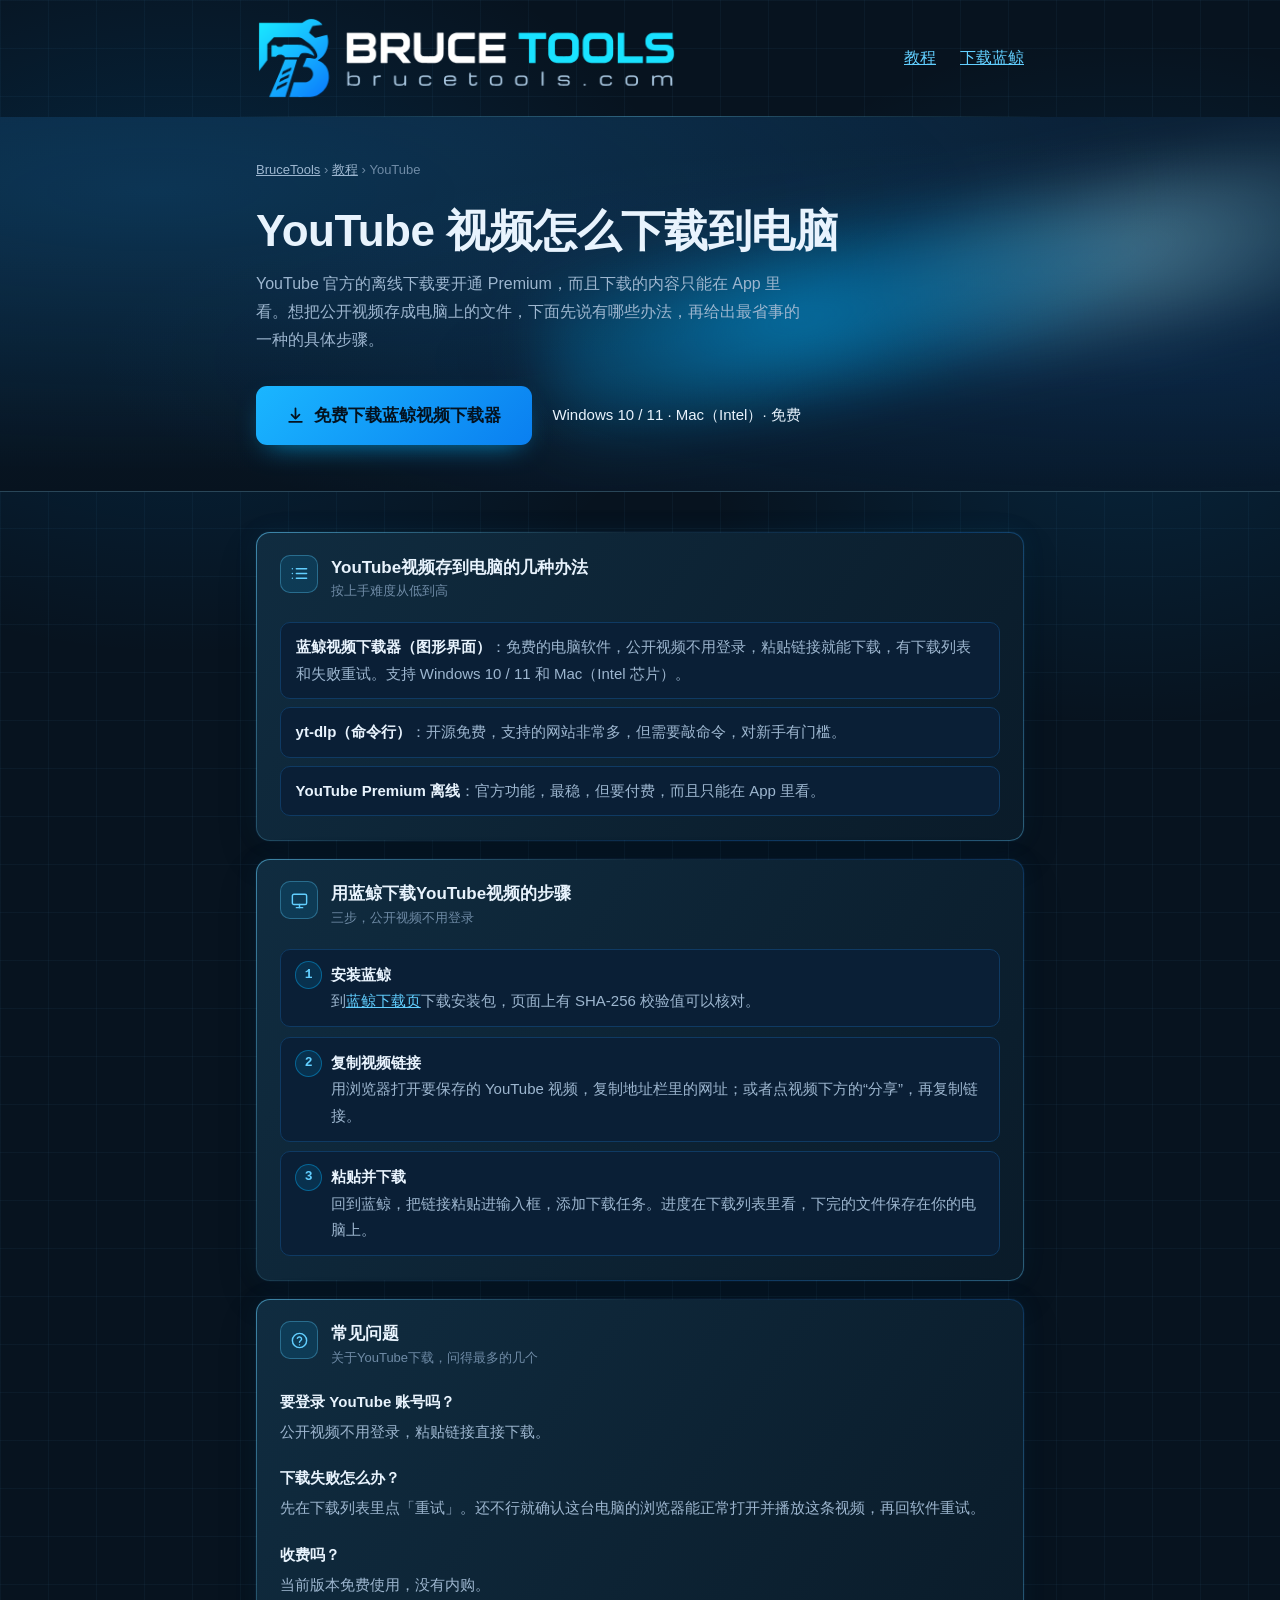
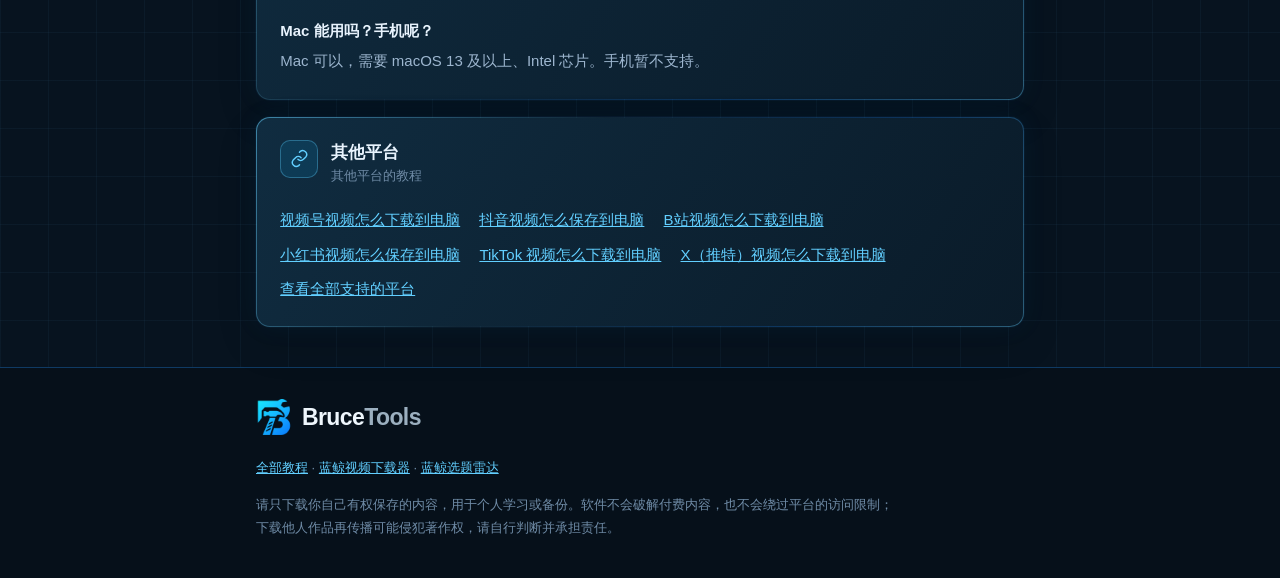
<file: guide/youtube/index.html>
<!doctype html>
<html lang="zh-CN"><head><meta charset="utf-8"><meta name="viewport" content="width=device-width,initial-scale=1"><title>YouTube 视频怎么下载到电脑？2026 实测方法与步骤 · BruceTools</title><meta name="description" content="YouTube 官方的离线下载需要 Premium，而且只能在 App 里看。这里整理了把 YouTube 视频保存到电脑的几种办法，以及用免费的蓝鲸视频下载器（Windows / Mac）粘贴链接下载的具体步骤和常见问题。"><link rel="canonical" href="https://brucetools.com/guide/youtube/"><link rel="icon" type="image/x-icon" sizes="16x16 32x32 48x48" href="/assets/favicon.ico"><link rel="icon" type="image/png" sizes="32x32" href="/assets/favicon-32.png"><link rel="apple-touch-icon" sizes="180x180" href="/assets/apple-touch-icon.png"><link rel="stylesheet" href="/assets/guide.css"><link rel="stylesheet" href="/assets/brand.css"><script src="/assets/motion.js" defer></script><script src="/assets/la.js" defer></script><meta property="og:type" content="article"><meta property="og:site_name" content="BruceTools"><meta property="og:locale" content="zh_CN"><meta property="og:url" content="https://brucetools.com/guide/youtube/"><meta property="og:title" content="YouTube 视频怎么下载到电脑？2026 实测方法与步骤"><meta property="og:description" content="YouTube 官方的离线下载需要 Premium，而且只能在 App 里看。这里整理了把 YouTube 视频保存到电脑的几种办法，以及用免费的蓝鲸视频下载器（Windows / Mac）粘贴链接下载的具体步骤和常见问题。"><meta property="og:image" content="https://brucetools.com/assets/og-card.jpg"><meta property="og:image:width" content="1200"><meta property="og:image:height" content="630"><meta name="twitter:card" content="summary_large_image"><script type="application/ld+json">{"@context": "https://schema.org", "@type": "HowTo", "name": "YouTube 视频怎么下载到电脑", "inLanguage": "zh-CN", "description": "YouTube 官方的离线下载需要 Premium，而且只能在 App 里看。这里整理了把 YouTube 视频保存到电脑的几种办法，以及用免费的蓝鲸视频下载器（Windows / Mac）粘贴链接下载的具体步骤和常见问题。", "step": [{"@type": "HowToStep", "name": "安装蓝鲸", "text": "到蓝鲸下载页下载安装包，页面上有 SHA-256 校验值可以核对。"}, {"@type": "HowToStep", "name": "复制视频链接", "text": "用浏览器打开要保存的 YouTube 视频，复制地址栏里的网址；或者点视频下方的“分享”，再复制链接。"}, {"@type": "HowToStep", "name": "粘贴并下载", "text": "回到蓝鲸，把链接粘贴进输入框，添加下载任务。进度在下载列表里看，下完的文件保存在你的电脑上。"}]}</script><script type="application/ld+json">{"@context": "https://schema.org", "@type": "FAQPage", "mainEntity": [{"@type": "Question", "name": "要登录 YouTube 账号吗？", "acceptedAnswer": {"@type": "Answer", "text": "公开视频不用登录，粘贴链接直接下载。"}}, {"@type": "Question", "name": "下载失败怎么办？", "acceptedAnswer": {"@type": "Answer", "text": "先在下载列表里点「重试」。还不行就确认这台电脑的浏览器能正常打开并播放这条视频，再回软件重试。"}}, {"@type": "Question", "name": "收费吗？", "acceptedAnswer": {"@type": "Answer", "text": "当前版本免费使用，没有内购。"}}, {"@type": "Question", "name": "Mac 能用吗？手机呢？", "acceptedAnswer": {"@type": "Answer", "text": "Mac 可以，需要 macOS 13 及以上、Intel 芯片。手机暂不支持。"}}]}</script><script type="application/ld+json">{"@context": "https://schema.org", "@type": "BreadcrumbList", "itemListElement": [{"@type": "ListItem", "position": 1, "name": "BruceTools", "item": "https://brucetools.com/"}, {"@type": "ListItem", "position": 2, "name": "教程", "item": "https://brucetools.com/guide/"}, {"@type": "ListItem", "position": 3, "name": "YouTube 视频怎么下载到电脑", "item": "https://brucetools.com/guide/youtube/"}]}</script></head><body class="download-page"><a class="skip" href="#main">跳到主要内容</a>

<nav class="wrap" aria-label="主导航" style="padding-block:1rem;display:flex;flex-wrap:wrap;gap:1.5rem"><a class="wordmark brand-header" href="/" aria-label="BruceTools 首页"><img src="/assets/logo-header.webp" alt="BruceTools · brucetools.com" width="337" height="84"></a><a href="/guide/">教程</a><a href="/bluewhale/">下载蓝鲸</a></nav><header class="hero">
  <div class="wrap">
    <p class="crumb"><a href="/">BruceTools</a> › <a href="/guide/">教程</a> › YouTube</p>
    <h1>YouTube 视频怎么下载到电脑</h1>
    <p class="lede">YouTube 官方的离线下载要开通 Premium，而且下载的内容只能在 App 里看。想把公开视频存成电脑上的文件，下面先说有哪些办法，再给出最省事的一种的具体步骤。</p>
    <div class="get">
      <a class="btn" href="/bluewhale/"><svg viewBox="0 0 24 24" fill="none" stroke="currentColor" stroke-width="2.2" stroke-linecap="round" stroke-linejoin="round" aria-hidden="true"><path d="M12 3v12"/><path d="m7 11 5 5 5-5"/><path d="M4 20h16"/></svg>
        免费下载蓝鲸视频下载器
      </a>
      <span class="alt">Windows 10 / 11 · Mac（Intel）· 免费</span>
    </div>
  </div>
</header>

<main id="main">
  <div class="wrap">

    <section class="panel">
      <div class="phead">
        <span class="picon"><svg viewBox="0 0 24 24" aria-hidden="true"><path d="M8 6h13"/><path d="M8 12h13"/><path d="M8 18h13"/><path d="M3 6h.01"/><path d="M3 12h.01"/><path d="M3 18h.01"/></svg></span>
        <div>
          <h2>YouTube视频存到电脑的几种办法</h2>
          <p>按上手难度从低到高</p>
        </div>
      </div>
      <ul class="ways">
        <li><b>蓝鲸视频下载器（图形界面）</b>：免费的电脑软件，公开视频不用登录，粘贴链接就能下载，有下载列表和失败重试。支持 Windows 10 / 11 和 Mac（Intel 芯片）。</li>
        <li><b>yt-dlp（命令行）</b>：开源免费，支持的网站非常多，但需要敲命令，对新手有门槛。</li>
        <li><b>YouTube Premium 离线</b>：官方功能，最稳，但要付费，而且只能在 App 里看。</li>
      </ul>
    </section>

    <section class="panel">
      <div class="phead">
        <span class="picon"><svg viewBox="0 0 24 24" aria-hidden="true"><rect x="3" y="4" width="18" height="13" rx="2"/><path d="M8 21h8"/><path d="M12 17v4"/></svg></span>
        <div>
          <h2>用蓝鲸下载YouTube视频的步骤</h2>
          <p>三步，公开视频不用登录</p>
        </div>
      </div>
      <ol class="steps">
        <li><b>安装蓝鲸</b><br>到<a href="/bluewhale/">蓝鲸下载页</a>下载安装包，页面上有 SHA-256 校验值可以核对。</li>
        <li><b>复制视频链接</b><br>用浏览器打开要保存的 YouTube 视频，复制地址栏里的网址；或者点视频下方的“分享”，再复制链接。</li>
        <li><b>粘贴并下载</b><br>回到蓝鲸，把链接粘贴进输入框，添加下载任务。进度在下载列表里看，下完的文件保存在你的电脑上。</li>
      </ol>
    </section>

    <section class="panel">
      <div class="phead">
        <span class="picon"><svg viewBox="0 0 24 24" aria-hidden="true"><circle cx="12" cy="12" r="9"/><path d="M9.3 9.3a2.8 2.8 0 0 1 5.4.9c0 1.9-2.7 2.3-2.7 4"/><path d="M12 17.5h.01"/></svg></span>
        <div>
          <h2>常见问题</h2>
          <p>关于YouTube下载，问得最多的几个</p>
        </div>
      </div>
      <ul class="faq">
        <li>
          <h3>要登录 YouTube 账号吗？</h3>
          <p>公开视频不用登录，粘贴链接直接下载。</p>
        </li>
        <li>
          <h3>下载失败怎么办？</h3>
          <p>先在下载列表里点「重试」。还不行就确认这台电脑的浏览器能正常打开并播放这条视频，再回软件重试。</p>
        </li>
        <li>
          <h3>收费吗？</h3>
          <p>当前版本免费使用，没有内购。</p>
        </li>
        <li>
          <h3>Mac 能用吗？手机呢？</h3>
          <p>Mac 可以，需要 macOS 13 及以上、Intel 芯片。手机暂不支持。</p>
        </li>
      </ul>
    </section>

    <section class="panel">
      <div class="phead">
        <span class="picon"><svg viewBox="0 0 24 24" aria-hidden="true"><path d="M10 13a5 5 0 0 0 7 0l3-3a5 5 0 0 0-7-7l-1 1"/><path d="M14 11a5 5 0 0 0-7 0l-3 3a5 5 0 0 0 7 7l1-1"/></svg></span>
        <div>
          <h2>其他平台</h2>
          <p>其他平台的教程</p>
        </div>
      </div>
      <p class="more"><a href="/guide/shipinhao/">视频号视频怎么下载到电脑</a> <a href="/guide/douyin/">抖音视频怎么保存到电脑</a> <a href="/guide/bilibili/">B站视频怎么下载到电脑</a> <a href="/guide/xiaohongshu/">小红书视频怎么保存到电脑</a> <a href="/guide/tiktok/">TikTok 视频怎么下载到电脑</a> <a href="/guide/x/">X（推特）视频怎么下载到电脑</a> <a href="/bluewhale/">查看全部支持的平台</a></p>
    </section>

  </div>
</main>

<footer>
  <div class="wrap">
    <a class="wordmark footer-brand" href="/" aria-label="BruceTools 首页"><span class="mark"><img src="/assets/logo-mark.png" alt="BruceTools BT 标志" width="36" height="36"></span>Bruce<span class="soft">Tools</span></a>
    <p><a href="/guide/">全部教程</a> · <a href="/bluewhale/">蓝鲸视频下载器</a> · <a href="/radar/">蓝鲸选题雷达</a></p>
    <p style="margin-top:.6rem">请只下载你自己有权保存的内容，用于个人学习或备份。软件不会破解付费内容，也不会绕过平台的访问限制；下载他人作品再传播可能侵犯著作权，请自行判断并承担责任。</p>
  </div>
</footer>
</body></html>
</file>
<file: assets/home.css>
:root{--bg:#07131f;--surface:#0c1c2a;--ink:#eef6fc;--muted:#9bafbf;--line:#213647;--cyan:#62cfff;--font:"Segoe UI","Microsoft YaHei",system-ui,sans-serif;color-scheme:dark}*{box-sizing:border-box}html{scroll-behavior:smooth;scroll-padding-top:30px}body{margin:0;background:var(--bg);color:var(--ink);font-family:var(--font);line-height:1.75;-webkit-font-smoothing:antialiased}a{color:inherit;text-decoration:none}img{max-width:100%}.wrap{width:min(1200px,calc(100% - 80px));margin-inline:auto}.nav{display:flex;align-items:center;justify-content:space-between;padding-block:27px;border-bottom:1px solid var(--line)}.wordmark{display:inline-flex;align-items:center;font-size:23px;font-weight:750;letter-spacing:-.6px}.soft{color:var(--muted)}.mark{width:34px;height:34px;display:inline-grid;place-items:center;font-size:24px;border:1px solid var(--cyan);color:var(--cyan);border-radius:9px;margin-right:12px;position:relative;line-height:1}.mark span{font-size:12px;position:absolute;right:1px;top:2px;background:var(--bg)}nav{display:flex;align-items:center;gap:32px;font-size:14px}nav a:hover,.text-link:hover,footer a:hover{color:var(--cyan)}.nav-download{border:1px solid #446377;border-radius:8px;padding:7px 15px}.hero{display:grid;grid-template-columns:1fr 1.15fr;gap:52px;align-items:center;padding-block:90px 100px}.eyebrow{font-size:11px;letter-spacing:2px;font-weight:650;color:var(--muted);margin:0 0 22px;display:flex;align-items:center;gap:9px}.dot{display:inline-block;width:6px;height:6px;background:var(--cyan);border-radius:50%;flex:none}.hero h1{font-size:clamp(35px,3.9vw,53px);line-height:1.34;letter-spacing:-2px;margin:0 0 26px;font-weight:720}.accent{color:var(--cyan)}.intro{font-size:16px;color:var(--muted);line-height:1.9;margin:0 0 32px}.actions{display:flex;align-items:center;gap:25px}.button{display:inline-flex;align-items:center;justify-content:center;gap:18px;background:var(--cyan);color:#062031;font-size:14px;font-weight:700;border:1px solid var(--cyan);border-radius:8px;padding:12px 20px;transition:background .15s,transform .15s}.button:hover{background:#a0e4ff;transform:translateY(-2px)}.text-link{font-size:14px;white-space:nowrap}.hero-note{font-size:11px;color:#8096a7;margin-top:18px}.hero-visual{background:#0b2033;border:1px solid #34566d;border-radius:13px;overflow:hidden;box-shadow:0 28px 70px #0005;transform:perspective(1500px) rotateY(-3deg)}.visual-top,.visual-bottom{display:flex;justify-content:space-between;align-items:center;gap:12px;padding:12px 15px;font-size:12px}.mini-brand{display:flex;align-items:center;gap:8px}.version{font-size:10px;padding:2px 8px;border:1px solid #315671;border-radius:5px;color:var(--cyan)}.app-shot{display:block;width:100%;height:auto;border-block:1px solid #284a63}.visual-bottom{color:#91adbf;font-size:10px}.visual-bottom .dot{width:5px;height:5px;margin-right:5px}.section-head{display:flex;justify-content:space-between;align-items:end;gap:20px;margin-bottom:27px}.section-head .eyebrow{margin-bottom:12px}h2{font-size:28px;line-height:1.45;letter-spacing:-.7px;margin:0}h3{font-size:18px;margin:0 0 7px}.small{font-size:12px;color:var(--muted)}.tools{padding-block:0 85px}.product{display:grid;grid-template-columns:100px 1fr auto;gap:30px;align-items:center;border:1px solid #294658;border-radius:14px;background:linear-gradient(115deg,#0c2538,#0c1b28);padding:36px}.product-icon{display:flex;align-items:center}.product-heading{display:flex;align-items:center;gap:13px}.product-heading h3{font-size:23px;letter-spacing:-.5px}.pill{font-size:10px;padding:1px 8px;color:var(--muted);border:1px solid #385165;border-radius:4px;white-space:nowrap}.product p{font-size:13px;color:var(--muted);margin:8px 0 15px;max-width:540px}.tags{display:flex;flex-wrap:wrap;gap:7px;list-style:none;padding:0;margin:0}.tags li{font-size:10px;color:#b2c8d8;background:#183146;border-radius:4px;padding:2px 8px}.product-cta{display:flex;flex-direction:column;align-items:center;gap:12px}.secondary{background:transparent;color:var(--cyan);border-color:#48728a}.secondary:hover{background:#142f43}.workflow{display:grid;grid-template-columns:1fr 1fr;gap:80px;padding-block:66px;border-block:1px solid var(--line)}.workflow .eyebrow{margin-bottom:17px}.workflow h2{font-size:35px}.muted{font-size:14px;color:var(--muted);margin-top:19px}.steps{list-style:none;padding:0;margin:0;display:grid;gap:25px}.steps li{display:flex;gap:21px}.steps li>span{font:12px ui-monospace,monospace;color:var(--cyan);padding-top:8px}.steps h3{font-size:16px}.steps p{color:var(--muted);font-size:13px;margin:0}.faq{padding-block:80px}.faq details{border-top:1px solid var(--line);padding:20px 0}.faq details:last-child{border-bottom:1px solid var(--line)}summary{cursor:pointer;display:flex;justify-content:space-between;gap:20px;list-style:none;font-size:15px}summary::-webkit-details-marker{display:none}summary span{color:var(--cyan)}details[open] summary span{transform:rotate(45deg)}details p{font-size:14px;color:var(--muted);max-width:800px;margin:15px 0 2px}.closing{display:flex;align-items:center;gap:22px;padding:32px 36px;margin-bottom:70px;background:#0e2332;border:1px solid #294658;border-radius:12px}.closing h2{font-size:24px}.closing p{color:var(--muted);font-size:13px;margin:5px 0 0}.closing .button{margin-left:auto;white-space:nowrap}footer{display:flex;align-items:center;flex-wrap:wrap;gap:15px 30px;border-top:1px solid var(--line);padding-block:25px 35px;font-size:11px;color:var(--muted)}footer p{flex:1;min-width:240px;margin:0}.footer-brand{font-size:17px;color:var(--ink)}.skip{position:absolute;top:-100px;left:16px;background:var(--cyan);color:var(--bg);padding:10px;z-index:10}.skip:focus{top:10px}:focus-visible{outline:2px solid var(--cyan);outline-offset:5px}a,summary{touch-action:manipulation}@media(max-width:1000px){.wrap{width:calc(100% - 48px)}.hero{gap:30px;padding-block:60px}.hero h1{font-size:38px}.product{grid-template-columns:70px 1fr;gap:20px;padding:28px}.product-cta{grid-column:2;align-items:start}.workflow{gap:40px}.closing{padding:24px}.closing img{width:48px;height:48px}.closing h2{font-size:21px}}@media(max-width:680px){.wrap{width:calc(100% - 36px)}.nav{padding-block:19px}.wordmark{font-size:20px}.mark{margin-right:8px}nav{gap:16px;font-size:12px}nav>a:nth-child(2){display:none}.nav-download{padding:5px 8px}.hero{grid-template-columns:1fr;gap:35px;padding-block:48px}.hero h1{font-size:39px}.intro{font-size:14px}.hero-visual{transform:none}.section-head{display:block}.section-head>.small{display:block;margin-top:10px}h2{font-size:25px}.tools{padding-bottom:50px}.product{grid-template-columns:54px 1fr;padding:22px 18px;gap:15px}.product-heading{align-items:start;flex-wrap:wrap;gap:4px 10px}.product-heading h3{font-size:19px}.product-copy p{font-size:12px}.product-cta{grid-column:1/-1;margin-top:6px}.workflow{grid-template-columns:1fr;gap:30px;padding-block:45px}.workflow h2{font-size:30px}.faq{padding-block:50px}.closing{flex-wrap:wrap;gap:16px;padding:22px;margin-bottom:45px}.closing h2{font-size:20px}.closing .button{width:100%;margin-left:0}.closing p{font-size:12px}footer{gap:15px}footer p{flex-basis:100%;order:3}footer>span{margin-left:auto}}@media(prefers-reduced-motion:reduce){html{scroll-behavior:auto}*{transition:none!important}}
.product+.product{margin-top:18px}
</file>
<file: assets/brand.css>
/* Shared BruceTools brand and interaction layer. No remote resources. */
:root{--bg:#07131f;--cyan:#62cfff;--fx-line:#28495d}
body{background-color:var(--bg);background-image:linear-gradient(#62cfff04 1px,transparent 1px),linear-gradient(90deg,#62cfff04 1px,transparent 1px);background-size:48px 48px}
.wordmark{display:inline-flex;align-items:center;font-weight:750;text-decoration:none;letter-spacing:-.6px;color:#eef6fc;font-size:23px;white-space:nowrap}
.wordmark .soft{color:#9bafbf}.wordmark .mark{display:inline-flex;flex:none;width:36px;height:36px;border:0;background:none;padding:0;margin-right:12px;line-height:1}.mark img{display:block;width:36px;height:36px}
nav a,.nav a,footer a{border-radius:5px}nav a:not(.wordmark):hover,footer a:hover{color:var(--cyan);text-decoration:underline;text-underline-offset:6px;text-decoration-thickness:1px}
:is(.button,.btn,.copy,.nav-download):hover{box-shadow:0 0 0 1px #62cfff55,0 7px 25px #62cfff24;border-color:var(--cyan)}
:is(.product,.hero-visual,.closing,.download-page .panel){position:relative;isolation:isolate}
:is(.product,.hero-visual,.closing,.download-page .panel):hover{border-color:#62cfff8c;box-shadow:0 0 0 1px #62cfff18,0 16px 40px #0003}
.faq details:hover{border-color:#62cfff70;background:#62cfff06}.faq summary:hover{color:var(--cyan)}.faq summary span{display:inline-block}
.download-page{--ground:#07131f;--ground-2:#06101a;--cyan:#62cfff}.download-page>nav{align-items:center;border-bottom:1px solid #213647;gap:1.5rem}.download-page>nav .wordmark{margin-right:auto}.download-page .hero{border-bottom-color:#294658}.download-page .panel .picon{border-color:#62cfff55}
.skip{position:absolute;top:-100px;left:16px;padding:10px 16px;z-index:50;background:var(--cyan);color:#07131f}.skip:focus{top:10px}a:focus-visible,button:focus-visible,summary:focus-visible{outline:2px solid var(--cyan);outline-offset:5px}
@media(hover:hover) and (pointer:fine) and (prefers-reduced-motion:no-preference){
nav a,.nav a,footer a,.button,.btn,.copy,.nav-download,.faq details,.faq summary,.faq summary span{transition:color .18s,border-color .18s,background-color .18s,box-shadow .18s,transform .18s}
.wordmark:hover .mark{filter:drop-shadow(0 0 7px #62cfff66)}nav a:not(.wordmark):hover{transform:translateY(-1px)}.faq summary:hover span{transform:rotate(90deg)}.faq details[open] summary:hover span{transform:rotate(45deg)}
.fx-card{transform-style:preserve-3d;transition:transform .25s ease,border-color .2s,box-shadow .2s}.fx-card.fx-active{transform:perspective(1200px) rotateX(var(--rx,0deg)) rotateY(var(--ry,0deg)) translateY(-3px)}
.fx-card::after{content:"";position:absolute;inset:0;border-radius:inherit;pointer-events:none;z-index:2;background:radial-gradient(360px circle at var(--mx,50%) var(--my,50%),#62cfff15,transparent 75%);opacity:0;transition:opacity .2s}.fx-card.fx-active::after{opacity:1}
}
@media(max-width:680px){.download-page>nav .wordmark{font-size:20px}.download-page>nav{column-gap:18px!important;row-gap:12px!important}}
@media(prefers-reduced-motion:reduce){html{scroll-behavior:auto!important}*,*::before,*::after{animation:none!important;transition:none!important;scroll-behavior:auto!important}.fx-card,.fx-card.fx-active,.hero-visual,.button,.btn,nav a,.faq summary span{transform:none!important}.fx-card::after{display:none!important}.wordmark .mark{filter:none!important}}

/* Static depth: supplied BT artwork, local CSS only. */
body{background-image:radial-gradient(ellipse 720px 520px at 14% 280px,#007dd333,transparent 72%),radial-gradient(ellipse 620px 480px at 88% 380px,#079cfa24,transparent 72%),linear-gradient(#62cfff0b 1px,transparent 1px),linear-gradient(90deg,#62cfff0b 1px,transparent 1px);background-size:auto,auto,48px 48px,48px 48px}
body:not(.download-page) .hero{position:relative;isolation:isolate}
body:not(.download-page) .hero::before{content:"";position:absolute;z-index:-1;pointer-events:none;left:-80px;top:50px;width:min(650px,85vw);height:450px;background:radial-gradient(ellipse,#0f96ff26,transparent 68%);filter:blur(12px);opacity:.55}
.accent{color:#62cfff;background:linear-gradient(110deg,#b6efff,#62cfff 45%,#329df4);background-clip:text;-webkit-background-clip:text;-webkit-text-fill-color:transparent;text-shadow:0 0 28px #39b4ff25}
.product,.hero-visual,.closing,.download-page .panel{border:1px solid transparent;background:linear-gradient(125deg,#102c40,#0a1b29) padding-box,linear-gradient(125deg,#62cfff9c,#62cfff1c 38%,#176abd66 72%,#62cfff66) border-box;box-shadow:0 0 0 1px #52b9ff0a,0 0 26px #188bdb12,0 16px 42px #0002}
.hero-visual{box-shadow:0 0 0 1px #62cfff18,0 0 45px #158edc26,0 26px 70px #0005}
.download-page .hero{background:radial-gradient(ellipse at 12% 20%,#168bd436,transparent 66%),radial-gradient(ellipse at 90% 65%,#1366bd30,transparent 65%),linear-gradient(180deg,#0a2036,#07131f)}
.nav,.workflow,footer.wrap,.download-page>nav,.faq details{border-image:linear-gradient(90deg,#62cfff05,#62cfff6b 50%,#62cfff05) 1}
.brand-signoff{display:flex;align-items:center;justify-content:center;padding:18px 0 70px;position:relative}
.brand-signoff::before{content:"";position:absolute;pointer-events:none;inset:0;background:radial-gradient(ellipse at center,#0c73c51a,transparent 65%)}
.brand-signoff img{position:relative;display:block;width:clamp(260px,38vw,440px);max-width:100%;height:auto}
.footer-brand .mark{margin-right:10px}.download-page footer .footer-brand{margin-bottom:20px}
@media(prefers-reduced-motion:no-preference){body:not(.download-page) .hero::before{animation:ambient-breathe 14s ease-in-out infinite alternate}}
@keyframes ambient-breathe{from{opacity:.35;transform:scale(.98)}to{opacity:.7;transform:scale(1.04)}}
@media(max-width:680px){.brand-signoff{padding-bottom:45px}}
@media(prefers-reduced-motion:reduce){body:not(.download-page) .hero::before{animation:none!important;transform:none!important}}

.product-icon img{height:auto}

/* Large header lockup */
.brand-header img{display:block;height:84px;width:auto}
.nav,.download-page>nav{padding-block:12px}
@media(max-width:1000px){.brand-header img{height:66px}}
@media(max-width:680px){.brand-header img{height:50px}}
@media(hover:hover) and (prefers-reduced-motion:no-preference){.brand-header img{transition:filter .2s}.brand-header:hover img{filter:drop-shadow(0 0 10px #62cfff55)}}
</file>
<file: assets/guide.css>
/* Layout: the app's own deep-sea shell — dark ground, cyan ribbon, bordered panels. */
:root {
  --ground: #061625;
  --ground-2: #04101c;
  --panel: #0d2740;
  --panel-2: #0a1f36;
  --line: #14477a;
  --line-soft: #0f3a63;
  --ink: #e8f3fd;
  --ink-soft: #9db6cf;
  --ink-faint: #6f8ba6;
  --cyan: #00b4fe;
  --cyan-deep: #0a7ff0;
  --green: #28cc88;
  --amber: #e0b040;
  --mono: ui-monospace, SFMono-Regular, "SF Mono", Menlo, Consolas, "Liberation Mono", monospace;
  --han: -apple-system, BlinkMacSystemFont, "Segoe UI", "PingFang SC", "Hiragino Sans GB",
         "Microsoft YaHei", "Source Han Sans SC", "Noto Sans CJK SC", sans-serif;
  color-scheme: dark;
}

* { box-sizing: border-box; }
body {
  margin: 0;
  background: var(--ground);
  color: var(--ink);
  font-family: var(--han);
  font-size: 16px;
  line-height: 1.75;
  -webkit-font-smoothing: antialiased;
}
.wrap {
  max-width: 50rem;
  margin: 0 auto;
  padding-left: max(16px, env(safe-area-inset-left, 0px));
  padding-right: max(16px, env(safe-area-inset-right, 0px));
}
a { color: var(--cyan); }

/* ---- hero with the app's light ribbon ---- */
.hero {
  position: relative;
  overflow: hidden;
  background:
    radial-gradient(120% 90% at 88% -20%, rgba(0,180,254,.30), transparent 62%),
    radial-gradient(70% 60% at 98% 10%, rgba(120,220,255,.16), transparent 70%),
    linear-gradient(180deg, #0a2036, var(--ground));
  border-bottom: 1px solid var(--line-soft);
}
.hero::after {
  content: "";
  position: absolute; inset: auto -10% 32% 42%;
  height: 170px;
  background:
    radial-gradient(60% 100% at 30% 50%, rgba(0,180,254,.55), transparent 70%),
    radial-gradient(45% 100% at 70% 46%, rgba(150,230,255,.40), transparent 72%);
  filter: blur(26px);
  transform: rotate(-11deg);
  pointer-events: none;
}
.hero .wrap { position: relative; z-index: 1; padding-block: 2.6rem 2.9rem; }

.brand { display: flex; align-items: center; gap: .85rem; margin-bottom: 2.2rem; }
.brand svg { width: 54px; height: auto; flex: none; }
.brand img { width: 54px; height: 54px; flex: none; }
.brand-name { display: flex; align-items: center; gap: .6rem; flex-wrap: wrap; }
.brand-name b { font-size: 1.375rem; font-weight: 700; letter-spacing: .01em; }
.chip {
  font-family: var(--mono); font-size: .75rem; font-weight: 600;
  color: var(--cyan); background: rgba(0,180,254,.12);
  border: 1px solid rgba(0,180,254,.4); border-radius: 999px;
  padding: .08rem .6rem; letter-spacing: .02em;
}
.brand .sub { color: var(--ink-faint); font-size: .8125rem; margin-top: .1rem; }

h1 {
  font-size: clamp(1.9rem, 6.2vw, 2.75rem);
  line-height: 1.22; margin: 0 0 .8rem;
  letter-spacing: -.01em; text-wrap: balance;
}
.lede { color: var(--ink-soft); margin: 0 0 2rem; max-width: 34rem; }
.lede b { color: var(--ink); font-weight: 600; }

.get { display: flex; flex-wrap: wrap; align-items: center; gap: .9rem 1.3rem; }
.btn {
  display: inline-flex; align-items: center; gap: .55rem;
  background: linear-gradient(135deg, #1ab6ff, var(--cyan-deep));
  color: #04121f; font: inherit; font-weight: 700; font-size: 1.0625rem;
  text-decoration: none; padding: .9rem 1.9rem;
  border: 0; border-radius: 11px; cursor: pointer;
  box-shadow: 0 10px 28px -12px rgba(0,180,254,.75);
  transition: transform .15s ease, box-shadow .15s ease;
}
.btn:hover { transform: translateY(-1px); box-shadow: 0 14px 32px -12px rgba(0,180,254,.9); }
.btn:focus-visible { outline: 3px solid var(--cyan); outline-offset: 3px; }
.btn svg { width: 19px; height: 19px; flex: none; }
.get .alt { font-size: .9375rem; }
.btn-mac { background: transparent; color: var(--cyan); border: 1.5px solid var(--cyan); box-shadow: none; }
.btn-mac:hover { box-shadow: 0 10px 26px -14px rgba(0,180,254,.8); }

.meta {
  margin: 1.5rem 0 0; padding: 0; list-style: none;
  display: flex; flex-wrap: wrap; gap: .3rem 1.3rem;
  font-size: .8125rem; color: var(--ink-faint);
  font-variant-numeric: tabular-nums;
}
.meta b { color: var(--ink-soft); font-weight: 600; }

/* ---- panels, like the app's cards ---- */
main .wrap { padding-block: 2.5rem; display: grid; gap: 1.1rem; }
.panel {
  background: var(--panel);
  border: 1px solid var(--line-soft);
  border-radius: 14px;
  padding: 1.35rem 1.45rem 1.5rem;
}
.phead { display: flex; align-items: flex-start; gap: .8rem; margin-bottom: 1.2rem; }
.picon {
  width: 38px; height: 38px; flex: none;
  border-radius: 10px; display: grid; place-items: center;
  background: rgba(0,180,254,.12); border: 1px solid rgba(0,180,254,.3);
}
.picon svg { width: 19px; height: 19px; stroke: var(--cyan); fill: none;
  stroke-width: 1.8; stroke-linecap: round; stroke-linejoin: round; }
.phead h2 { font-size: 1.0625rem; font-weight: 650; margin: 0; line-height: 1.5; }
.phead p { font-size: .8125rem; color: var(--ink-faint); margin: 0; }

/* platform rows, as in 平台授权 */
.sites { margin: 0; padding: 0; list-style: none; display: grid; gap: .5rem; }
.sites li {
  display: flex; align-items: center; gap: .8rem; flex-wrap: wrap;
  background: var(--panel-2); border: 1px solid var(--line-soft);
  border-radius: 10px; padding: .6rem .85rem;
}
.sites .name { font-weight: 650; min-width: 5.5em; }
.sites .how { color: var(--ink-soft); font-size: .875rem; flex: 1; min-width: 0; }
.tag {
  font-size: .75rem; padding: .05rem .55rem; border-radius: 999px;
  border: 1px solid currentColor; white-space: nowrap;
}
.tag.free { color: var(--green); }
.tag.login { color: var(--amber); }

h3 { font-size: .9375rem; margin: 0 0 .25rem; font-weight: 650; }
p { margin: 0 0 .9rem; }
p:last-child { margin-bottom: 0; }
.panel > .block + .block { margin-top: 1.25rem; padding-top: 1.25rem; border-top: 1px solid var(--line-soft); }
.block p { color: var(--ink-soft); font-size: .9375rem; }

.caution {
  background: rgba(224,176,64,.09);
  border: 1px solid rgba(224,176,64,.35);
  border-radius: 10px; padding: .9rem 1rem;
}
.caution h3 { color: var(--amber); }
.caution p { color: #e7d3ab; }

.cmd, .hash code {
  font-family: var(--mono); font-size: .8125rem; line-height: 1.65;
  background: var(--panel-2); border: 1px solid var(--line-soft);
  border-radius: 8px; padding: .7rem .8rem; color: var(--ink);
}
.cmd { display: block; overflow-x: auto; white-space: pre; margin: 0 0 .9rem; }
.hash { display: grid; gap: .6rem; }
.hash code { display: block; word-break: break-all; color: var(--cyan); }
.copy {
  justify-self: start;
  background: var(--panel-2); border: 1px solid var(--line); color: var(--cyan);
  font: inherit; font-size: .8125rem; padding: .35rem .95rem;
  border-radius: 8px; cursor: pointer;
}
.copy:hover { border-color: var(--cyan); }
.copy:focus-visible { outline: 2px solid var(--cyan); outline-offset: 2px; }

.faq { margin: 0; padding: 0; list-style: none; display: grid; gap: 1.25rem; }
.faq p { color: var(--ink-soft); font-size: .9375rem; }

footer { background: var(--ground-2); border-top: 1px solid var(--line-soft); }
footer .wrap { padding-block: 1.8rem 2.4rem; }
footer p { font-size: .8125rem; color: var(--ink-faint); max-width: 40rem; }

@media (prefers-reduced-motion: reduce) { * { transition: none !important; } }
main .wrap{grid-template-columns:minmax(0,1fr)}.panel,.phead>div{min-width:0}@media(max-width:540px){.panel{padding:1rem}.sites .how{flex-basis:100%;order:3}}

/* ---- 教程页补充 ---- */
.crumb{font-size:.8125rem;color:var(--ink-faint);margin:0 0 1.4rem}
.crumb a{color:var(--ink-soft)}
.steps{margin:0;padding:0;list-style:none;counter-reset:s;display:grid;gap:.6rem}
.steps li{counter-increment:s;position:relative;background:var(--panel-2);border:1px solid var(--line-soft);border-radius:10px;padding:.75rem .9rem .75rem 3.1rem;color:var(--ink-soft);font-size:.9375rem}
.steps li::before{content:counter(s);position:absolute;left:.85rem;top:.72rem;width:1.6rem;height:1.6rem;border-radius:50%;display:grid;place-items:center;font-family:var(--mono);font-size:.8125rem;font-weight:700;color:var(--cyan);background:rgba(0,180,254,.12);border:1px solid rgba(0,180,254,.4)}
.steps b{color:var(--ink);font-weight:650}
.ways{margin:0;padding:0;list-style:none;display:grid;gap:.5rem}
.ways li{background:var(--panel-2);border:1px solid var(--line-soft);border-radius:10px;padding:.7rem .9rem;color:var(--ink-soft);font-size:.9375rem}
.ways b{color:var(--ink);font-weight:650}
.more{display:flex;flex-wrap:wrap;gap:.5rem 1.2rem;font-size:.9375rem}
</file>
